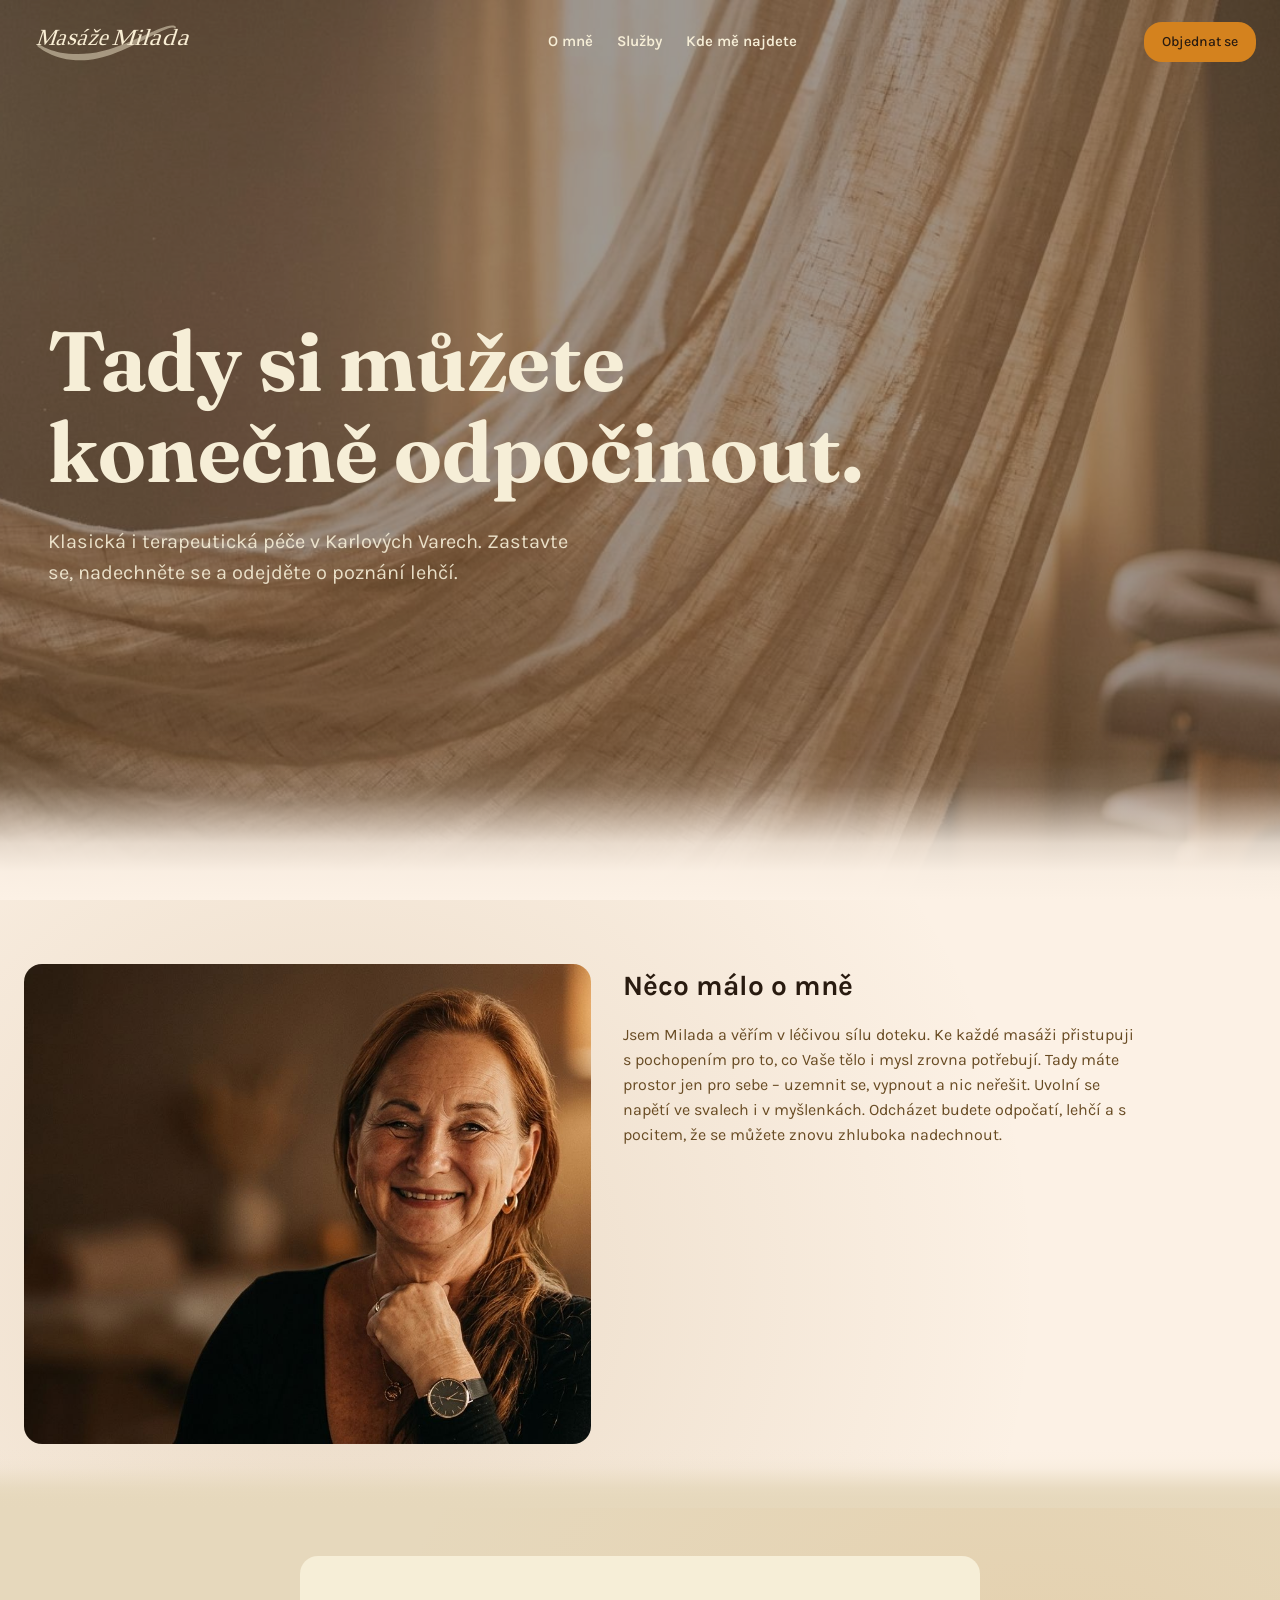
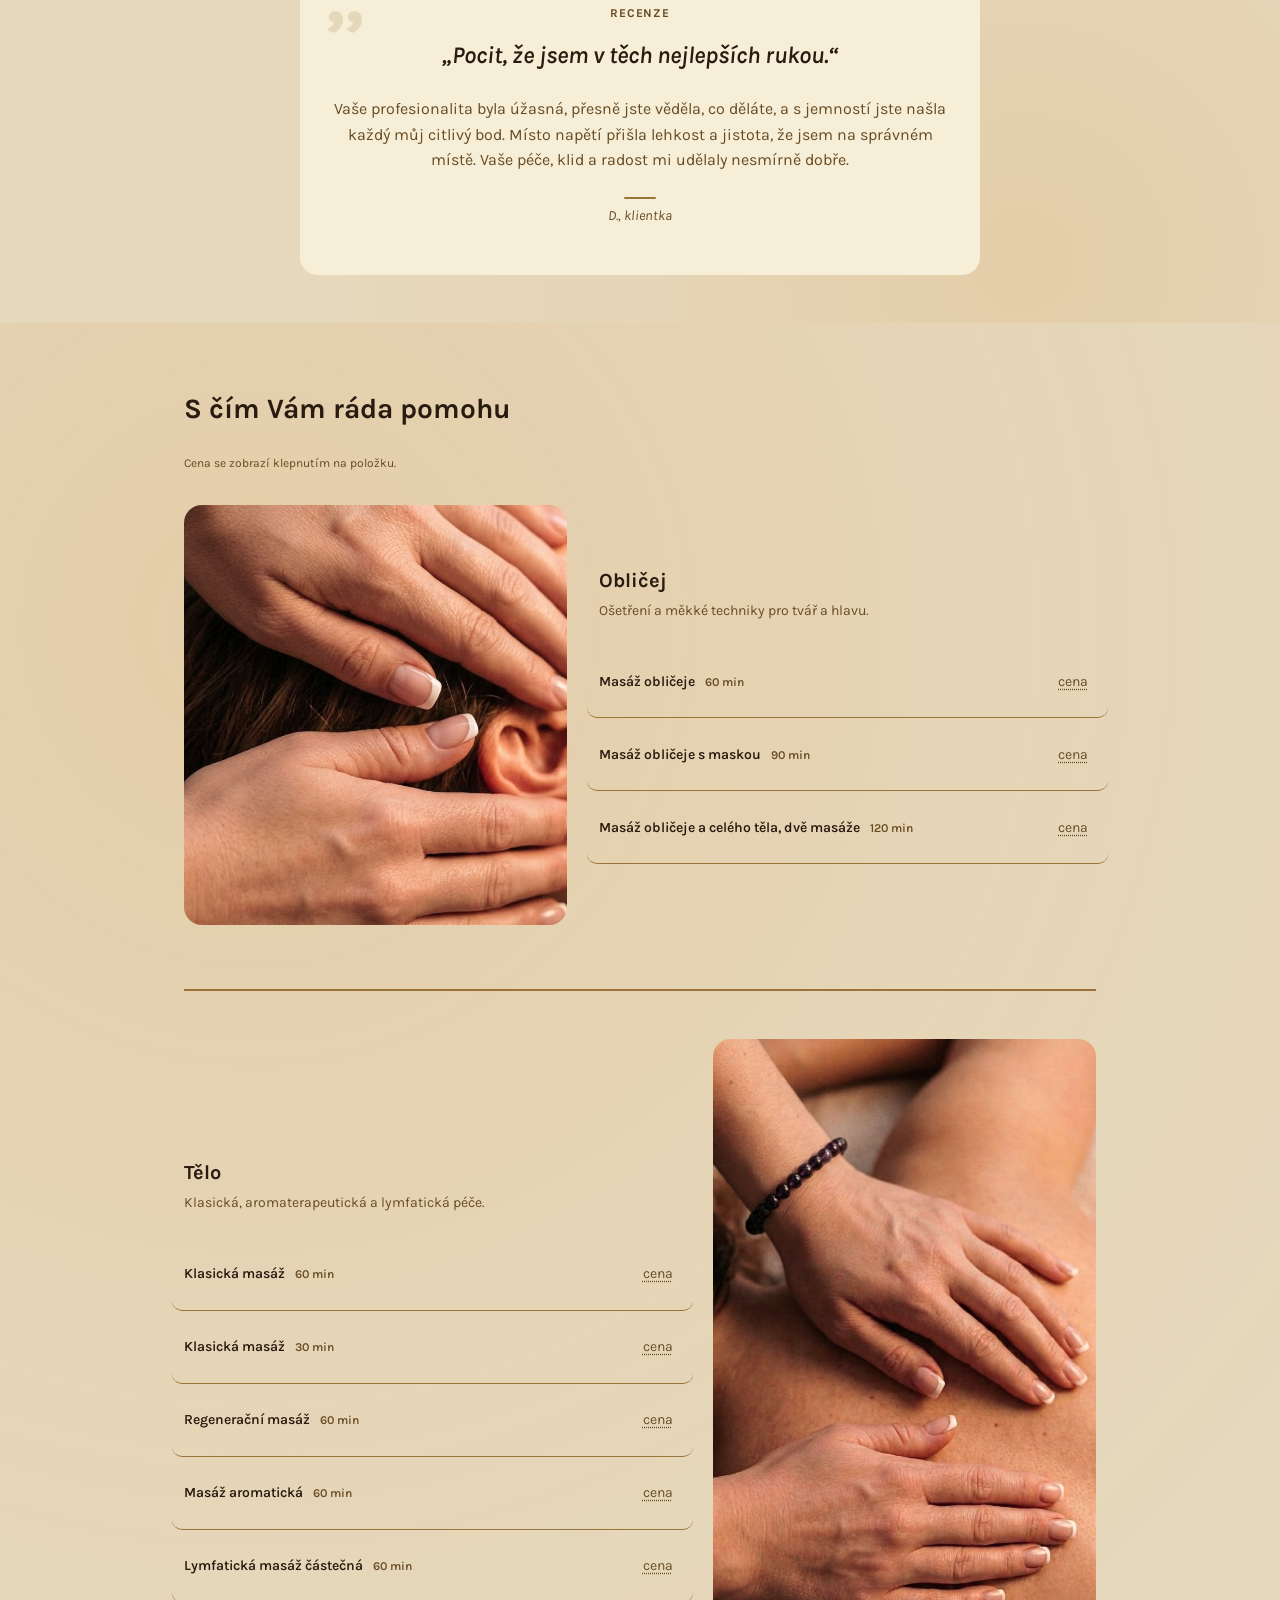
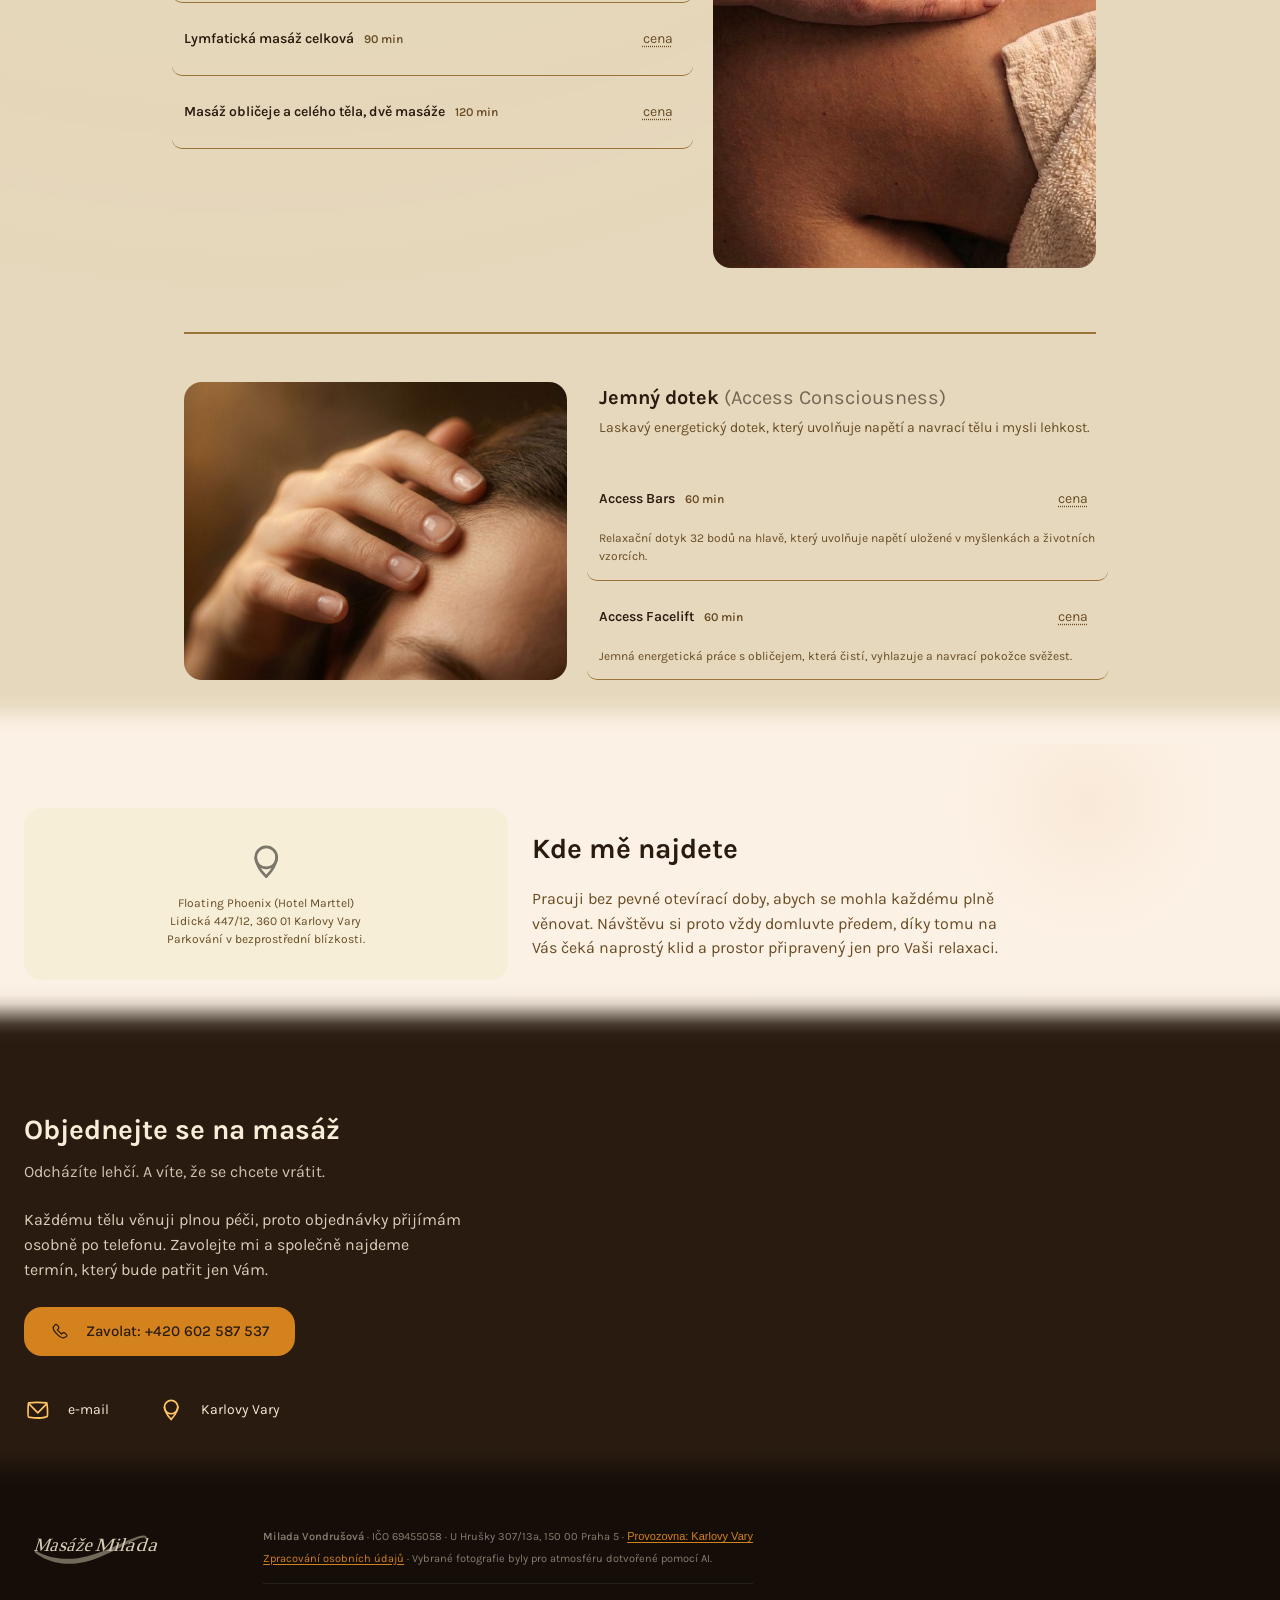
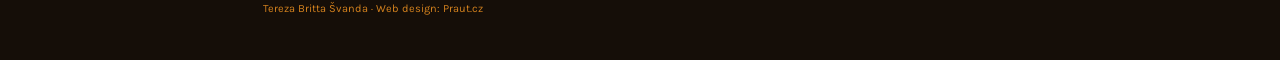
<file: index.html>
<!DOCTYPE html>
<html lang="cs">
<head>
<meta charset="UTF-8">
<meta name="viewport" content="width=device-width, initial-scale=1.0">
<link rel="icon" type="image/svg+xml" href="favicon.svg">
<link rel="preconnect" href="https://fonts.googleapis.com">
<link rel="preconnect" href="https://fonts.gstatic.com" crossorigin>
<link rel="stylesheet" href="https://fonts.googleapis.com/css2?family=Fraunces:opsz,wght,SOFT@6..144,100..900,0..100&family=Karla:wght@400;500;600;700&display=swap">
<!-- TODO: nahradit https://REPLACE-DOMENA.cz/ reálnou doménou, až bude vybraná -->
<link rel="canonical" href="https://REPLACE-DOMENA.cz/">
<title>Masáže Milada — Karlovy Vary</title>
<meta name="description" content="Klasické, aromaterapeutické a lymfatické masáže i Access Consciousness v Karlových Varech. Rezervace osobně po telefonu.">

<meta property="og:type" content="website">
<meta property="og:locale" content="cs_CZ">
<meta property="og:title" content="Masáže Milada — Karlovy Vary">
<meta property="og:description" content="Klasické, aromaterapeutické a lymfatické masáže i Access Consciousness v Karlových Varech. Rezervace osobně po telefonu.">
<meta property="og:image" content="https://REPLACE-DOMENA.cz/hero.jpg">
<meta property="og:url" content="https://REPLACE-DOMENA.cz/">
<meta name="twitter:card" content="summary_large_image">

<script type="application/ld+json">
{
  "@context": "https://schema.org",
  "@type": "HealthAndBeautyBusiness",
  "name": "Masáže Milada",
  "image": "https://REPLACE-DOMENA.cz/hero.jpg",
  "url": "https://REPLACE-DOMENA.cz/",
  "telephone": "+420602587537",
  "priceRange": "900-1900 Kč",
  "address": {
    "@type": "PostalAddress",
    "streetAddress": "Lidická 447/12",
    "addressLocality": "Karlovy Vary",
    "postalCode": "360 01",
    "addressCountry": "CZ"
  },
  "description": "Klasické, aromaterapeutické a lymfatické masáže i Access Consciousness v Karlových Varech."
}
</script>
<style>
/*
  F2+F3: tokeny, typografie, komponenty a schválený bookend motion
  natažené z design-system-2.html a miladascrollmotiondemo.html — zdroj pravdy,
  ne nové hodnoty vymyšlené na místě. Viz kontext.md sekce 12 (workflow pravidlo)
  a sekce 13 (F2 build log) pro přesný seznam převzatých komponent.

  Jedna zdokumentovaná lokální výjimka: foto ve Službách nemá radius
  (design systém jinak definuje radius 18px jednotně) — viz kontext.md.

  Jeden kompletní dokument — CSS je uvnitř organizované po jasně
  pojmenovaných komponentách (viz nadpisy sekcí níž), ne ve zvláštním souboru.
*/

:root{
  --dark:#291B10;
  --dark-surface:#684B23;
  --decor:#9A7338;
  --cta:#D4821E;
  --spot:#FFC564;
  --light-surface:#F6EED7;
  --light-bg:#FCF1E5;
  --elevated:#E6D8BC;
  --radius:18px;
  --fs-caption:12px; --fs-small:14px; --fs-body:16px; --fs-h3:20px; --fs-h2:28px; --fs-h1:40px;
  --sp-1:8px; --sp-2:16px; --sp-3:24px; --sp-4:32px; --sp-6:48px; --sp-8:64px; --sp-12:96px;
  --nav-h:84px;
}

*{ box-sizing:border-box; }
html{ scroll-behavior:smooth; }
body{
  margin:0;
  font-family:'Karla', sans-serif;
  font-size:var(--fs-body);
  color:var(--dark);
  background:var(--light-bg);
  line-height:1.55;
  overflow-x:hidden;
}
img{ display:block; max-width:100%; }
.container{ max-width:1280px; margin:0 auto; padding:0 var(--sp-3); }
#o-milade, #sluzby, #kde, #rezervace{ scroll-margin-top:var(--nav-h); }

/* ---------- NAV ---------- */
nav.wire{ position:fixed; top:0; left:0; right:0; z-index:100; background:rgba(41,27,16,0); transition:background 700ms ease; }
nav.wire.scrolled{ background:rgba(41,27,16,0.92); }
nav.wire .bar{ display:flex; align-items:center; justify-content:space-between; padding:var(--sp-2) var(--sp-3); max-width:1280px; margin:0 auto; }
nav.wire .wordmark{ display:flex; align-items:center; }
nav.wire .wordmark img{ height:52px; width:auto; display:block; }
nav.wire .links{ display:none; gap:var(--sp-3); font-size:15px; font-weight:600; color:var(--light-surface); list-style:none; margin:0; padding:0; }
nav.wire .links a{ position:relative; color:inherit; text-decoration:none; padding-bottom:4px; transition:color 200ms ease; }
nav.wire .links a:hover{ color:var(--spot); }
nav.wire .links a.active{ color:var(--spot); }
nav.wire .links a.active::after{ content:""; position:absolute; left:0; right:0; bottom:0; height:2px; background:var(--cta); border-radius:2px; }
nav.wire .nav-cta{ display:none; }
nav.wire .nav-cta .cta-btn{ padding:9px 18px; font-size:var(--fs-small); }
nav.wire .hamburger{
  width:44px; height:44px; border-radius:12px; background:var(--dark);
  display:flex; align-items:center; justify-content:center; color:var(--light-surface);
  border:none; cursor:pointer;
}
nav.wire .hamburger svg{ width:22px; height:22px; }
/* Popover ukotvený k hamburger tlačítku — vystupuje z rohu, ne přes celou šířku. */
nav.wire .mobile-panel{
  position:absolute; top:calc(100% + 10px); right:var(--sp-3);
  width:190px; max-width:calc(100vw - 2 * var(--sp-3));
  background:var(--dark); border-radius:var(--radius);
  box-shadow:0 16px 40px rgba(0,0,0,.35);
  transform-origin:top right;
  transform:scale(.85) translateY(-6px); opacity:0; pointer-events:none;
  transition:transform 300ms cubic-bezier(.22,1,.36,1), opacity 250ms ease-out;
}
nav.wire .mobile-panel.open{ transform:scale(1) translateY(0); opacity:1; pointer-events:auto; }
nav.wire .panel-close{
  position:absolute; top:10px; right:10px; width:28px; height:28px;
  border:none; background:transparent; color:var(--light-surface);
  cursor:pointer; display:flex; align-items:center; justify-content:center; padding:0;
}
nav.wire .panel-close svg{ width:16px; height:16px; }
nav.wire .mobile-panel .panel-inner{ padding:var(--sp-3) var(--sp-3) var(--sp-2); padding-top:calc(var(--sp-3) + 18px); display:flex; flex-direction:column; gap:10px; text-align:center; }
nav.wire .mobile-panel a{ color:var(--light-surface); text-decoration:none; padding:10px; font-size:var(--fs-small); border-radius:10px; display:block; }
nav.wire .mobile-panel a:hover{ background:rgba(255,255,255,.08); }
nav.wire .mobile-panel a.cta-link{ background:var(--cta); color:var(--dark); font-weight:600; margin-top:4px; }
nav.wire .mobile-panel a.cta-link:hover{ background:var(--cta); opacity:.88; }
@media (min-width:640px){
  nav.wire .links{ display:flex; }
  nav.wire .nav-cta{ display:block; }
  nav.wire .hamburger{ display:none; }
}

/* ---------- CTA (design-system-2.html, natažené beze změny) ---------- */
.cta-wrap{ position:relative; display:inline-block; }
.cta-halo{
  position:absolute; inset:-16px; border-radius:30px;
  background:radial-gradient(circle, rgba(255,197,100,0.85), rgba(255,197,100,0) 68%);
  filter:blur(9px); opacity:0; transition:opacity 700ms ease-out;
  pointer-events:none; z-index:0;
}
.cta-wrap:hover .cta-halo{ opacity:1; }
/* V nav nad Hero fotkou (nescrollováno) je halo vypnuté — moc hlučné na teplé, texturované fotce. Po scrollu (tmavé pozadí navu) se chová normálně. */
nav.wire:not(.scrolled) .nav-cta .cta-wrap:hover .cta-halo{ opacity:0; }
.cta-btn{
  position:relative; z-index:1;
  font-family:'Karla',sans-serif; font-weight:500; font-size:15px;
  background:var(--cta); color:var(--dark); border:none; border-radius:var(--radius);
  padding:13px 26px; cursor:pointer; display:inline-block; text-decoration:none;
  transform:scale(1) translateY(0); transition:transform 450ms ease-out;
}
.cta-btn:hover{ animation:breathe 950ms cubic-bezier(.37,0,.22,1) forwards; }
.cta-btn:focus-visible{ outline:3px solid var(--light-surface); outline-offset:2px; }
.cta-btn .btn-label{ position:relative; z-index:1; }
@keyframes breathe{
  0%{ transform:scale(1) translateY(0); }
  55%{ transform:scale(1.045) translateY(-3px); }
  100%{ transform:scale(1.02) translateY(-1.5px); }
}

/* ---------- KINETICKÁ TYPOGRAFIE ---------- */
.kinetic-line{ display:block; overflow:hidden; padding:0.05em 0; }
.kinetic-line .word{ display:inline-block; opacity:0; filter:blur(6px); transform:translateY(0.4em); will-change:opacity, filter, transform; }
/* Hero H1 (data-kinetic-load): odhalí se při načtení stránky, ne při scrollu — Hero nemá "cestu odspoda", je to první věc na stránce. */
.kinetic-line[data-kinetic-load] .word{ transition:opacity 700ms ease-out, filter 700ms ease-out, transform 700ms ease-out; }
.kinetic-line[data-kinetic-load] .word.revealed{ opacity:1; filter:blur(0); transform:translateY(0); }
/* Cokoliv .reveal-after čeká, až doreverbuje nadpis (Hero subheadline) — objeví se až po něm, ne zároveň. */
.reveal-after{ opacity:0; transform:translateY(8px); transition:opacity 600ms ease-out, transform 600ms ease-out; }
.reveal-after.revealed{ opacity:.9; transform:translateY(0); }

/* ---------- HERO (Příchod — bez paralaxu, statické) ---------- */
.hero{ position:relative; min-height:100vh; display:flex; align-items:center; overflow:hidden; background:var(--dark); }
.hero img{ position:absolute; inset:0; width:100%; height:100%; object-fit:cover; z-index:0; }
.hero::before{ content:""; position:absolute; inset:0; z-index:1; background:rgba(41,27,16,.45); }
.hero::after{
  content:""; position:absolute; left:0; right:0; bottom:0; height:170px; z-index:1; pointer-events:none;
  background:linear-gradient(to bottom,
    rgba(252,241,229,0) 0%,
    rgba(252,241,229,.02) 16.7%,
    rgba(252,241,229,.15) 33.3%,
    rgba(252,241,229,.5) 50%,
    rgba(252,241,229,.85) 66.7%,
    rgba(252,241,229,.98) 83.3%,
    rgba(252,241,229,1) 100%);
}
.hero .inner{ position:relative; z-index:2; padding:var(--sp-8) var(--sp-3); color:var(--light-surface); max-width:1280px; margin:0 auto; width:100%; }
.hero h1{
  font-family:'Fraunces', serif;
  font-variation-settings:'opsz' 64, 'wght' 680, 'SOFT' 15;
  font-size:clamp(38px,8vw,84px); line-height:1.08; margin:0 0 var(--sp-3); max-width:14em; color:var(--light-surface);
}
.hero .sub{ font-family:'Karla',sans-serif; font-size:var(--fs-h3); max-width:520px; margin:0; }
@media (min-width:1024px){
  .hero .inner{ padding:var(--sp-12) var(--sp-6); }
}

/* ---------- O MILADĚ (Dotek — statický glow, parallax odstraněn 24.8. kvůli rendering artefaktu na švu) ---------- */
.o-milade{ position:relative; background:var(--light-bg); overflow:hidden; }
.o-milade .layer{
  position:absolute; inset:-15% -10%; z-index:0;
  background:radial-gradient(circle at 30% 60%, rgba(154,115,56,0.18), transparent 60%);
}
.o-milade::after{
  content:""; position:absolute; left:0; right:0; bottom:0; height:60px; z-index:0; pointer-events:none;
  background:linear-gradient(to bottom,
    rgba(230,216,188,0) 0%,
    rgba(230,216,188,.02) 16.7%,
    rgba(230,216,188,.15) 33.3%,
    rgba(230,216,188,.5) 50%,
    rgba(230,216,188,.85) 66.7%,
    rgba(230,216,188,.98) 83.3%,
    rgba(230,216,188,1) 100%);
}
.o-milade .inner{ position:relative; z-index:1; display:flex; flex-direction:column; gap:var(--sp-4); padding-top:var(--sp-8); padding-bottom:var(--sp-8); }
.o-milade .photo{ width:100%; border-radius:var(--radius); overflow:hidden; }
.o-milade .photo img{ width:100%; height:340px; object-fit:cover; object-position:72% center; }
.o-milade h2{ font-family:'Karla',sans-serif; font-weight:700; font-size:var(--fs-h2); margin:0 0 var(--sp-2); color:var(--dark); }
.o-milade p.intro{ font-family:'Karla',sans-serif; font-size:var(--fs-body); color:var(--dark-surface); margin:0; max-width:52ch; }
@media (min-width:640px){
  .o-milade .inner{ flex-direction:row; align-items:flex-start; }
  .o-milade .photo{ flex:0 0 42%; }
  .o-milade .photo img{ height:420px; }
  .o-milade .text{ flex:1; }
}
@media (min-width:1024px){
  .o-milade .photo{ flex:0 0 46%; }
  .o-milade .photo img{ height:480px; }
}

/* ---------- RECENZE (tichý pull-quote — sdílí --elevated se Službami, žádný nový fade seam) ---------- */
.recenze{
  padding:var(--sp-6) 0;
  background:radial-gradient(circle at 80% 85%,
    rgba(212,130,30,.12) 0%,
    rgba(212,130,30,.08) 20%,
    rgba(212,130,30,.04) 35%,
    rgba(212,130,30,.015) 50%,
    rgba(212,130,30,0) 65%), var(--elevated);
}
.recenze .quote-panel{
  position:relative; max-width:680px; margin:0 auto; overflow:hidden;
  background:var(--light-surface); border-radius:var(--radius);
  padding:var(--sp-6) var(--sp-4); text-align:center;
}
.recenze .quote-glyph{
  position:absolute; top:0; left:var(--sp-3); z-index:0; pointer-events:none;
  font-family:'Karla',sans-serif; font-weight:700; font-size:80px; line-height:1;
  color:var(--decor); opacity:.18;
}
.recenze .quote-eyebrow{
  position:relative; z-index:1;
  font-family:'Karla',sans-serif; font-size:12px; font-weight:700; letter-spacing:.08em; text-transform:uppercase;
  color:var(--dark-surface); margin:0 0 var(--sp-2);
}
.recenze .quote-highlight{ position:relative; z-index:1; font-family:'Karla',sans-serif; font-style:italic; font-weight:600; font-size:24px; line-height:1.4; color:var(--dark); margin:0 0 var(--sp-3); }
.recenze .quote-body{ position:relative; z-index:1; font-size:var(--fs-body); color:var(--dark-surface); line-height:1.6; margin:0; }
.recenze .quote-signature{ position:relative; z-index:1; display:flex; flex-direction:column; align-items:center; gap:6px; margin-top:var(--sp-3); }
.recenze .signature-rule{ width:32px; height:2px; border-radius:2px; background:var(--decor); }
.recenze .signature-name{ font-family:'Karla',sans-serif; font-style:italic; font-size:var(--fs-small); color:var(--dark-surface); }

/* ---------- SLUŽBY (Proměna — scannable, bez motion, bez rámečku fotek) ---------- */
.sluzby{
  position:relative; padding:var(--sp-8) 0; overflow:hidden;
  background:radial-gradient(circle at 20% 15%,
    rgba(212,130,30,.12) 0%,
    rgba(212,130,30,.08) 20%,
    rgba(212,130,30,.04) 35%,
    rgba(212,130,30,.015) 50%,
    rgba(212,130,30,0) 65%), var(--elevated);
}
.sluzby::after{
  content:""; position:absolute; left:0; right:0; bottom:0; height:60px; z-index:0; pointer-events:none;
  background:linear-gradient(to bottom,
    rgba(252,241,229,0) 0%,
    rgba(252,241,229,.02) 16.7%,
    rgba(252,241,229,.15) 33.3%,
    rgba(252,241,229,.5) 50%,
    rgba(252,241,229,.85) 66.7%,
    rgba(252,241,229,.98) 83.3%,
    rgba(252,241,229,1) 100%);
}
.sluzby .container{ position:relative; z-index:1; }
.sluzby-heading{ font-family:'Karla',sans-serif; font-weight:700; font-size:var(--fs-h2); margin:0 0 var(--sp-3); color:var(--dark); }
.sluzby-note{ font-size:var(--fs-caption); color:var(--dark-surface); margin:0 0 var(--sp-4); }
.sub-block{ margin-bottom:var(--sp-8); padding-top:var(--sp-6); }
.sub-block:first-of-type{ padding-top:0; }
.sub-block:last-child{ margin-bottom:0; }
.sub-block + .sub-block{ border-top:2px solid var(--decor); }
.service-list{ display:flex; flex-direction:column; max-width:640px; }
.price-row{ display:flex; flex-wrap:wrap; justify-content:space-between; align-items:center; cursor:pointer; padding:14px 12px; margin:0 -12px; border-radius:10px; border-bottom:1px solid var(--decor); gap:var(--sp-1) 0; transition:background-color 320ms ease-out; }
.price-row:hover, .price-row:active{ background-color:rgba(246,238,215,0.45); }
.price-row .svc-name{ font-weight:600; font-size:var(--fs-small); color:var(--dark); }
.price-row .svc-time{ font-size:var(--fs-caption); color:var(--dark-surface); margin-left:10px; }
.price-row .svc-desc{ flex:0 0 100%; font-size:var(--fs-caption); color:var(--dark-surface); margin:0; }
.price-reveal{
  position:relative; cursor:pointer; font-size:var(--fs-small);
  min-height:44px; min-width:64px; display:flex; align-items:center; justify-content:flex-end; padding:0 8px;
}
.price-reveal .pr-label, .price-reveal .pr-value{ transition:opacity 250ms ease-out, transform 250ms ease-out; }
.price-reveal .pr-label{ color:var(--dark-surface); text-decoration:underline; text-decoration-style:dotted; text-underline-offset:3px; }
.price-reveal .pr-value{ position:absolute; right:8px; color:var(--dark); font-weight:700; opacity:0; transform:translateY(6px); pointer-events:none; }
.price-reveal.revealed .pr-label{ opacity:0; transform:translateY(-6px); position:absolute; right:8px; pointer-events:none; }
.price-reveal.revealed .pr-value{ opacity:1; transform:translateY(0); position:static; pointer-events:auto; }
@media (min-width:1024px){
  .sluzby .container{ max-width:960px; }
}

/* Všechny tři bloky sdílí stejný foto+obsah vzor (24. 8. 2026, rozhodnuto po diskuzi s Sebastianem
   o "cik cak" referenci — kaskáduje se jen foto/hlavička skrz střídání stran, ceník zůstává vždy
   jeden čitelný sloupec pod hlavičkou, nikdy vedle sousedního bloku). */
.sub-block--split .photo{ width:100%; height:220px; overflow:hidden; border-radius:var(--radius); margin-bottom:var(--sp-2); }
.sub-block--split .photo img{ width:100%; height:100%; object-fit:cover; }
.sub-block--split img[src="sluzby-oblicej.jpg"], .sub-block--split img[src="sluzby-telo.jpg"]{ filter:saturate(0.82) hue-rotate(-6deg) brightness(1.02); }
.split-content h3{ font-family:'Karla',sans-serif; font-weight:700; font-size:var(--fs-h3); margin:0 0 4px; color:var(--dark); }
.split-content > p{ font-size:var(--fs-small); color:var(--dark-surface); margin:0 0 var(--sp-3); }
@media (min-width:640px){
  .sub-block--split{ display:flex; flex-direction:row; align-items:stretch; gap:var(--sp-4); }
  .sub-block--split .photo{ flex:0 0 42%; height:auto; margin-bottom:0; }
  .sub-block--photo-capped .photo{ max-height:420px; }
  .sub-block--split .split-content{ flex:1; display:flex; flex-direction:column; justify-content:center; }
  .sub-block--split .split-content .service-list{ max-width:none; }
  .sub-block--split-reverse{ flex-direction:row-reverse; }
}

/* ---------- KDE MĚ NAJDEŠ ---------- */
.kde{
  position:relative; overflow:hidden;
  background:radial-gradient(circle 220px at 85% 20%,
    rgba(212,130,30,.07) 0%,
    rgba(212,130,30,.045) 20%,
    rgba(212,130,30,.02) 35%,
    rgba(212,130,30,.008) 50%,
    rgba(212,130,30,0) 65%), var(--light-bg);
}
.kde::after{
  content:""; position:absolute; left:0; right:0; bottom:0; height:60px; z-index:0; pointer-events:none;
  background:linear-gradient(to bottom,
    rgba(41,27,16,0) 0%,
    rgba(41,27,16,.02) 16.7%,
    rgba(41,27,16,.15) 33.3%,
    rgba(41,27,16,.5) 50%,
    rgba(41,27,16,.85) 66.7%,
    rgba(41,27,16,.98) 83.3%,
    rgba(41,27,16,1) 100%);
}
.kde .inner{ position:relative; z-index:1; display:flex; flex-direction:column; gap:var(--sp-3); padding-top:var(--sp-8); padding-bottom:var(--sp-8); }
.kde .graphic{ width:100%; background:var(--light-surface); border-radius:var(--radius); display:flex; flex-direction:column; align-items:center; justify-content:center; gap:10px; padding:var(--sp-4) var(--sp-3); text-align:center; }
.kde .graphic img{ width:44px; opacity:.5; }
.kde .graphic-address{ font-size:var(--fs-caption); color:var(--dark-surface); margin:0; line-height:1.5; }
.kde h2{ font-family:'Karla',sans-serif; font-weight:700; font-size:var(--fs-h2); margin:0 0 var(--sp-2); color:var(--dark); }
.kde .text p{ font-size:var(--fs-body); color:var(--dark-surface); max-width:48ch; margin:0; }
@media (min-width:640px){
  .kde .inner{ flex-direction:row; align-items:stretch; }
  .kde .graphic{ flex:1 1 40%; }
  .kde .text{ flex:1 1 60%; display:flex; flex-direction:column; justify-content:center; }
}

/* ---------- REZERVACE (Odchod — jedna tichá paralax vrstva 0.85×) ---------- */
.rezervace{ position:relative; padding:var(--sp-8) 0; background:var(--dark); color:var(--light-surface); overflow:hidden; }
.rezervace .layer{
  position:absolute; inset:-10% -10%; z-index:0;
  background:radial-gradient(circle at 50% 50%, rgba(255,197,100,0.08), transparent 60%);
}
.rezervace::after{
  content:""; position:absolute; left:0; right:0; bottom:0; height:60px; z-index:0; pointer-events:none;
  background:linear-gradient(to bottom,
    rgba(21,14,8,0) 0%,
    rgba(21,14,8,.02) 16.7%,
    rgba(21,14,8,.15) 33.3%,
    rgba(21,14,8,.5) 50%,
    rgba(21,14,8,.85) 66.7%,
    rgba(21,14,8,.98) 83.3%,
    rgba(21,14,8,1) 100%);
}
.rezervace .container{ position:relative; z-index:1; }
.rezervace h2{ font-family:'Karla',sans-serif; font-weight:700; font-size:var(--fs-h2); margin:0 0 var(--sp-1); }
.rezervace .lede{ font-size:var(--fs-body); opacity:.8; margin:0 0 var(--sp-3); max-width:44ch; }
.rezervace .booking-note{ font-size:var(--fs-body); opacity:.85; margin:0 0 var(--sp-3); max-width:44ch; }
.rezervace .call-btn{ margin-bottom:var(--sp-4); display:inline-flex; align-items:center; gap:var(--sp-2); }
.rezervace .call-btn .icon{ width:20px; height:20px; flex:0 0 auto; }
.contact-icons{ display:flex; flex-direction:column; gap:var(--sp-3); }
.contact-icons .item{ display:flex; align-items:center; gap:var(--sp-2); min-height:44px; font-size:var(--fs-small); color:var(--light-surface); }
.contact-icons .icon{ width:28px; height:28px; color:var(--spot); flex:0 0 auto; }
@media (min-width:640px){
  .contact-icons{ flex-direction:row; gap:var(--sp-6); }
}

/* ---------- FOOTER ---------- */
/* Revidováno (Sebastian, 24. 8. 2026): footer byl jeden centrovaný blok bez vizuální váhy.
   Nově dva sloupce — logo jako identity anchor vlevo, legal obsah (stále "poznámka pod čarou",
   ne navigace) vpravo. Na mobilu se sloupce skládají pod sebe. */
footer.wire{ background:#150e08; color:#867e70; padding:var(--sp-4) 0; font-size:11px; }
footer.wire .inner{ display:flex; flex-direction:column; gap:var(--sp-4); }
footer.wire .brand{ display:flex; align-items:flex-start; }
footer.wire .footer-logo{ height:42px; width:auto; opacity:.85; }
footer.wire .legal-block{ max-width:640px; }
footer.wire .legal-line{ margin:0 0 4px; line-height:1.6; }
footer.wire .legal-line b{ color:inherit; font-weight:600; }
footer.wire .provozovna-btn{
  display:inline; border:none; color:var(--cta); background:transparent;
  padding:0; font-size:11px; cursor:pointer; text-decoration:underline; text-underline-offset:2px;
}
footer.wire .legal-link{ color:var(--cta); text-decoration:underline; text-underline-offset:2px; background:none; border:none; padding:0; font-size:11px; font-family:'Karla',sans-serif; cursor:pointer; }
footer.wire .credit{ margin-top:var(--sp-2); padding-top:var(--sp-2); border-top:1px solid rgba(255,255,255,.08); font-size:11px; }
footer.wire .credit a{ color:var(--cta); text-decoration:none; }
footer.wire .credit a:hover{ text-decoration:underline; }

/* ---------- GDPR modal ---------- */
.gdpr-modal{ position:fixed; inset:0; z-index:200; display:flex; align-items:center; justify-content:center; padding:var(--sp-3); opacity:0; pointer-events:none; transition:opacity 250ms ease; }
.gdpr-modal.open{ opacity:1; pointer-events:auto; }
.gdpr-modal__backdrop{ position:absolute; inset:0; background:rgba(21,14,8,.6); }
.gdpr-modal__panel{
  position:relative; z-index:1; background:var(--light-bg); border-radius:var(--radius);
  max-width:640px; width:100%; max-height:80vh; overflow-y:auto;
  padding:var(--sp-6) var(--sp-4); font-family:'Karla',sans-serif; color:var(--dark-surface);
  transform:translateY(12px); transition:transform 250ms ease;
}
.gdpr-modal.open .gdpr-modal__panel{ transform:translateY(0); }
.gdpr-modal__panel h2{ font-size:var(--fs-h2); color:var(--dark); margin:0 0 var(--sp-3); padding-right:var(--sp-4); }
.gdpr-modal__panel h3{ font-size:var(--fs-h3); color:var(--dark); margin:var(--sp-3) 0 var(--sp-1); }
.gdpr-modal__panel p{ margin:0 0 var(--sp-1); line-height:1.6; }
.gdpr-modal__panel ul{ margin:0 0 var(--sp-1); padding-left:1.2em; }
.gdpr-modal__panel li{ margin-bottom:6px; line-height:1.6; }
.gdpr-modal__close{
  position:absolute; top:var(--sp-2); right:var(--sp-2); width:32px; height:32px; border-radius:10px;
  border:none; background:var(--elevated); color:var(--dark); cursor:pointer;
  display:flex; align-items:center; justify-content:center; padding:0;
}
.gdpr-modal__close svg{ width:14px; height:14px; }
@media (min-width:640px){
  footer.wire .inner{ flex-direction:row; justify-content:flex-start; align-items:flex-start; gap:var(--sp-12); }
}

/* ---------- prefers-reduced-motion ---------- */
@media (prefers-reduced-motion: reduce){
  html{ scroll-behavior:auto; }
  .kinetic-line .word{ opacity:1 !important; filter:none !important; transform:none !important; }
  .reveal-after{ opacity:.9 !important; transform:none !important; }
  .o-milade .layer, .rezervace .layer{ transform:none !important; }
  .cta-btn:hover{ animation:none; }
  .cta-wrap:hover .cta-halo{ transition:none; }
}
</style>
</head>
<body>

<nav class="wire" id="mainNav">
  <div class="bar">
    <a href="#" class="wordmark" aria-label="Masáže Milada – domů"><img src="logo.svg" alt="Masáže Milada"></a>
    <ul class="links">
      <li><a href="#o-milade">O mně</a></li>
      <li><a href="#sluzby">Služby</a></li>
      <li><a href="#kde">Kde mě najdete</a></li>
    </ul>
    <span class="nav-cta cta-wrap"><span class="cta-halo"></span><a href="tel:+420602587537" class="cta-btn"><span class="btn-label">Objednat se</span></a></span>
    <button class="hamburger" id="hamburgerBtn" aria-label="Menu" aria-expanded="false">
      <svg class="icon-menu" xmlns="http://www.w3.org/2000/svg" viewBox="0 0 200 200" fill="none">
        <g stroke="currentColor" stroke-width="12" stroke-linecap="round" stroke-linejoin="round" fill="none">
          <path d="M 27.29802153817927,68.6201838880008 C 35.42727874052311,67.40724279473747 32.998860490700636,61.85658368633561 48.0859037996492,61.339138518493925 C 63.17294710859774,60.821693350652254 76.967178187014,79.87582596824514 95.02650467298857,75.4133414304092 C 113.08583115896313,70.95085689257327 117.68914583519633,58.7281591410831 139.2056917075837,60.83690104942198 C 160.72223757997108,62.94564295776087 152.68610493579587,69.71781503933603 172.14169018850623,70.12083138875096"/>
          <path d="M 27.397185665911977,105.81484396279221 C 35.52644286825581,104.60190286952889 33.09802461843334,99.05124376112703 48.18506792738191,98.53379859328534 C 63.272111236330446,98.01635342544367 77.0663423147467,117.07048604303655 95.12566880072127,112.60800150520062 C 113.18499528669584,108.14551696736469 117.78830996292903,95.92281921587451 139.3048558353164,98.0315611242134 C 160.82140170770379,100.14030303255228 152.78526906352857,106.91247511412745 172.24085431623894,107.31549146354237"/>
          <path d="M 27.189036533206135,139.59571576967699 C 35.31829373554997,138.38277467641365 32.8898754857275,132.8321155680118 47.97691879467607,132.31467040017012 C 63.063962103624604,131.79722523232846 76.85819318204086,150.85135784992133 94.91751966801543,146.3888733120854 C 98.03227256464233,145.61922637646063 100.74481866472497,144.61960284292735 103.21459080721617,143.50235410541785 C 115.06740645359848,138.13813839543906 121.28955157060331,130.06736803791637 139.09670670261056,131.81243293109816 C 160.61325257499794,133.92117483943707 152.57711993082273,140.69334692101222 172.0327051835331,141.09636327042716"/>
        </g>
      </svg>
    </button>
  </div>
  <div class="mobile-panel" id="mobilePanel">
    <button class="panel-close" id="panelCloseBtn" aria-label="Zavřít menu">
      <svg xmlns="http://www.w3.org/2000/svg" viewBox="0 0 200 200" fill="none">
        <g stroke="currentColor" stroke-width="12" stroke-linecap="round" fill="none">
          <path d="M55,55 L145,145"/>
          <path d="M145,55 L55,145"/>
        </g>
      </svg>
    </button>
    <div class="panel-inner">
      <a href="#o-milade">O mně</a>
      <a href="#sluzby">Služby</a>
      <a href="#kde">Kde mě najdete</a>
      <a href="tel:+420602587537" class="cta-link">Objednat se</a>
    </div>
  </div>
</nav>

<!-- ================= HERO (Příchod — bez paralaxu) ================= -->
<header id="hero" class="hero">
  <img src="hero.jpg" alt="Jemně splývající textilie v teplém, tlumeném světle" width="1376" height="768" fetchpriority="high">
  <div class="inner">
    <h1>
      <span class="kinetic-line" data-kinetic-load><span class="word">Tady</span> <span class="word">si</span> <span class="word">můžete</span><br><span class="word">konečně</span> <span class="word">odpočinout.</span></span>
    </h1>
    <p class="sub reveal-after">Klasická i terapeutická péče v Karlových Varech. Zastavte se, nadechněte se a odejděte o poznání lehčí.</p>
  </div>
</header>

<!-- ================= O MILADĚ (Dotek) ================= -->
<section id="o-milade" class="o-milade">
  <div class="layer"></div>
  <div class="container inner">
    <div class="photo"><img src="o-milade.jpg" alt="Milada Vondrušová, masérka" width="1376" height="768"></div>
    <div class="text">
      <h2>Něco málo o mně</h2>
      <p class="intro">Jsem Milada a věřím v léčivou sílu doteku. Ke každé masáži přistupuji s pochopením pro to, co Vaše tělo i mysl zrovna potřebují. Tady máte prostor jen pro sebe – uzemnit se, vypnout a nic neřešit. Uvolní se napětí ve svalech i v myšlenkách. Odcházet budete odpočatí, lehčí a s pocitem, že se můžete znovu zhluboka nadechnout.</p>
    </div>
  </div>
</section>

<!-- ================= RECENZE (tichý pull-quote mezi Dotek a Proměna) ================= -->
<section class="recenze">
  <div class="container">
    <div class="quote-panel">
      <span class="quote-glyph" aria-hidden="true">„</span>
      <p class="quote-eyebrow">Recenze</p>
      <p class="quote-highlight">„Pocit, že jsem v těch nejlepších rukou.“</p>
      <p class="quote-body">Vaše profesionalita byla úžasná, přesně jste věděla, co děláte, a s jemností jste našla každý můj citlivý bod. Místo napětí přišla lehkost a jistota, že jsem na správném místě. Vaše péče, klid a radost mi udělaly nesmírně dobře.</p>
      <div class="quote-signature">
        <span class="signature-rule"></span>
        <span class="signature-name">D., klientka</span>
      </div>
    </div>
  </div>
</section>

<!-- ================= SLUŽBY (Proměna, + Ceník) ================= -->
<section id="sluzby" class="sluzby">
  <div class="container">
    <h2 class="sluzby-heading">S čím Vám ráda pomohu</h2>
    <p class="sluzby-note">Cena se zobrazí klepnutím na položku.</p>
    <div class="sub-block sub-block--split sub-block--photo-capped">
      <div class="photo"><img src="sluzby-oblicej.jpg" alt="Masáž obličeje" width="704" height="1524"></div>
      <div class="split-content">
        <h3>Obličej</h3>
        <p>Ošetření a měkké techniky pro tvář a hlavu.</p>
        <div class="service-list">
          <div class="price-row"><span class="svc-name">Masáž obličeje<span class="svc-time">60 min</span></span><div class="price-reveal"><span class="pr-label">cena</span><span class="pr-value">1000 Kč</span></div></div>
          <div class="price-row"><span class="svc-name">Masáž obličeje s maskou<span class="svc-time">90 min</span></span><div class="price-reveal"><span class="pr-label">cena</span><span class="pr-value">1200 Kč</span></div></div>
          <div class="price-row"><span class="svc-name">Masáž obličeje a celého těla, dvě masáže<span class="svc-time">120 min</span></span><div class="price-reveal"><span class="pr-label">cena</span><span class="pr-value">1900 Kč</span></div></div>
        </div>
      </div>
    </div>

    <div class="sub-block sub-block--split sub-block--split-reverse">
      <div class="photo"><img src="sluzby-telo.jpg" alt="Masáž těla" width="704" height="1524"></div>
      <div class="split-content">
        <h3>Tělo</h3>
        <p>Klasická, aromaterapeutická a lymfatická péče.</p>
        <div class="service-list">
          <div class="price-row"><span class="svc-name">Klasická masáž<span class="svc-time">60 min</span></span><div class="price-reveal"><span class="pr-label">cena</span><span class="pr-value">900 Kč</span></div></div>
          <div class="price-row"><span class="svc-name">Klasická masáž<span class="svc-time">30 min</span></span><div class="price-reveal"><span class="pr-label">cena</span><span class="pr-value">450 Kč</span></div></div>
          <div class="price-row"><span class="svc-name">Regenerační masáž<span class="svc-time">60 min</span></span><div class="price-reveal"><span class="pr-label">cena</span><span class="pr-value">900 Kč</span></div></div>
          <div class="price-row"><span class="svc-name">Masáž aromatická<span class="svc-time">60 min</span></span><div class="price-reveal"><span class="pr-label">cena</span><span class="pr-value">1000 Kč</span></div></div>
          <div class="price-row"><span class="svc-name">Lymfatická masáž částečná<span class="svc-time">60 min</span></span><div class="price-reveal"><span class="pr-label">cena</span><span class="pr-value">900 Kč</span></div></div>
          <div class="price-row"><span class="svc-name">Lymfatická masáž celková<span class="svc-time">90 min</span></span><div class="price-reveal"><span class="pr-label">cena</span><span class="pr-value">1200 Kč</span></div></div>
          <div class="price-row"><span class="svc-name">Masáž obličeje a celého těla, dvě masáže<span class="svc-time">120 min</span></span><div class="price-reveal"><span class="pr-label">cena</span><span class="pr-value">1900 Kč</span></div></div>
        </div>
      </div>
    </div>

    <div class="sub-block sub-block--split">
      <div class="photo"><img src="sluzby-access.jpg" alt="Jemný energetický dotek" width="1408" height="768"></div>
      <div class="split-content">
        <h3>Jemný dotek <span style="font-weight:400;opacity:.6;">(Access Consciousness)</span></h3>
        <p>Laskavý energetický dotek, který uvolňuje napětí a navrací tělu i mysli lehkost.</p>
        <div class="service-list">
          <div class="price-row"><span class="svc-name">Access Bars<span class="svc-time">60 min</span></span><div class="price-reveal"><span class="pr-label">cena</span><span class="pr-value">1200 Kč</span></div><p class="svc-desc">Relaxační dotyk 32 bodů na hlavě, který uvolňuje napětí uložené v myšlenkách a životních vzorcích.</p></div>
          <div class="price-row"><span class="svc-name">Access Facelift<span class="svc-time">60 min</span></span><div class="price-reveal"><span class="pr-label">cena</span><span class="pr-value">1200 Kč</span></div><p class="svc-desc">Jemná energetická práce s obličejem, která čistí, vyhlazuje a navrací pokožce svěžest.</p></div>
        </div>
      </div>
    </div>
  </div>
</section>

<!-- ================= KDE MĚ NAJDEŠ ================= -->
<section id="kde" class="kde">
  <div class="container inner">
    <div class="graphic">
      <img src="lokace-2.svg" alt="">
      <p class="graphic-address">Floating Phoenix (Hotel Marttel)<br>Lidická 447/12, 360 01 Karlovy Vary<br>Parkování v bezprostřední blízkosti.</p>
    </div>
    <div class="text">
      <h2>Kde mě najdete</h2>
      <p>Pracuji bez pevné otevírací doby, abych se mohla každému plně věnovat. Návštěvu si proto vždy domluvte předem, díky tomu na Vás čeká naprostý klid a prostor připravený jen pro Vaši relaxaci.</p>
    </div>
  </div>
</section>

<!-- ================= REZERVACE (Odchod) ================= -->
<section id="rezervace" class="rezervace">
  <div class="layer" data-speed="0.85"></div>
  <div class="container">
    <h2>Objednejte se na masáž</h2>
    <p class="lede">Odcházíte lehčí. A víte, že se chcete vrátit.</p>
    <p class="booking-note">Každému tělu věnuji plnou péči, proto objednávky přijímám osobně po telefonu. Zavolejte mi a společně najdeme termín, který bude patřit jen Vám.</p>
    <a href="tel:+420602587537" class="cta-btn call-btn"><svg class="icon" xmlns="http://www.w3.org/2000/svg" viewBox="0 0 200 200" fill="none"><g stroke="currentColor" stroke-width="12" stroke-linecap="round" stroke-linejoin="round" fill="none"><path d="M 52.151426075700044,37.120165893407 C 52.151426075700044,37.120165893407 27.58539640069131,56.3902822697937 32.91324178994603,79.675493837727 C 38.24108717920075,102.96070540566029 103.2842565914359,179.73902808280243 140.42074221033607,166.913916123583 C 177.55722782923624,154.08880416436355 173.18789668057173,142.70419005605933 160.79058439525204,131.80577056951898 C 152.57814302103338,124.5851953005665 145.64673838866617,113.88891362176167 135.04536718931655,115.8219893936324 C 129.6439640366163,116.80714523554342 119.93886589340303,121.07012521236567 115.52426842877202,130.741887370911 L 72.52126826061601,89.250442625199 C 72.52126826061601,89.250442625199 89.64325227493708,77.26792615927708 88.36447884888406,63.717245858607 C 86.85824218509941,47.76431729548004 59.86593797428742,28.87400722099639 52.151426075700044,37.120165893407"/></g></svg><span class="btn-label">Zavolat: +420 602 587 537</span></a>
    <div class="contact-icons">
      <div class="item">
        <svg class="icon" xmlns="http://www.w3.org/2000/svg" viewBox="0 0 200 200" fill="none"><g stroke="currentColor" stroke-width="12" stroke-linecap="round" stroke-linejoin="round" fill="none"><path d="M 34.541411270697,49.5275560170989 C 35.25647951756427,49.90523075793624 82.00885959507595,39.58025334745008 163.118351559135,49.5275560170989 C 165.1146777372976,50.80851218557672 171.93151130837933,138.45146599103168 165.374087353669,147.00574283616794 C 165.374087353669,147.00574283616794 130.94366405379932,166.5798289592061 32.28567547616299,150.36783251721198 C 26.763634251143767,147.6960919173423 28.430623003304394,46.29546713705531 34.541411270697,49.5275560170989"/><path d="M 38.69537934768,59.205372269338 C 50.04057268360717,71.07343400469921 98.61920397624401,121.059955196614 98.61920397624401,121.059955196614 L 159.69540984766502,58.05991702994402"/></g></svg>
        <span>e-mail</span>
      </div>
      <div class="item">
        <svg class="icon" xmlns="http://www.w3.org/2000/svg" viewBox="0 0 200 200" fill="none"><g stroke="currentColor" stroke-width="12" stroke-linecap="round" stroke-linejoin="round" fill="none"><path d="M 53.17506202501772,79.43295454979068 C 53.17506202501772,79.43295454979068 53.35365586431459,120.96094406377506 100.98758593126769,166.36877926768136"/><path d="M 148.8001098375177,76.36873426768136 C 148.8001098375177,76.36873426768136 149.51729769611143,119.20031818346263 100.98758593126769,166.36877926768136"/><circle cx="100.99" cy="79.18" r="47.81"/></g></svg>
        <span>Karlovy Vary</span>
      </div>
    </div>
  </div>
</section>

<footer class="wire" id="provozovatel">
  <div class="container inner">
    <div class="brand">
      <img src="logo.svg" alt="Masáže Milada" class="footer-logo">
    </div>
    <div class="legal-block">
      <p class="legal-line"><b>Milada Vondrušová</b> · IČO 69455058 · U Hrušky 307/13a, 150 00 Praha 5 · <button class="provozovna-btn" onclick="document.getElementById('kde').scrollIntoView({behavior:'smooth'})">Provozovna: Karlovy Vary</button></p>
      <p class="legal-line"><button type="button" class="legal-link" id="gdprOpenBtn">Zpracování osobních údajů</button> · Vybrané fotografie byly pro atmosféru dotvořené pomocí AI.</p>
      <p class="credit"><a href="https://www.praut.cz" target="_blank" rel="noopener">Tereza Britta Švanda · Web design: Praut.cz</a></p>
    </div>
  </div>
</footer>

<div class="gdpr-modal" id="gdprModal" aria-hidden="true">
  <div class="gdpr-modal__backdrop" id="gdprBackdrop"></div>
  <div class="gdpr-modal__panel" role="dialog" aria-modal="true" aria-labelledby="gdprTitle">
    <button type="button" class="gdpr-modal__close" id="gdprCloseBtn" aria-label="Zavřít">
      <svg xmlns="http://www.w3.org/2000/svg" viewBox="0 0 200 200" fill="none">
        <g stroke="currentColor" stroke-width="12" stroke-linecap="round" fill="none">
          <path d="M55,55 L145,145"/>
          <path d="M145,55 L55,145"/>
        </g>
      </svg>
    </button>
    <h2 id="gdprTitle">Zásady ochrany osobních údajů (GDPR)</h2>

    <h3>Kdo vaše údaje zpracovává?</h3>
    <p>Správcem vašich osobních údajů je Milada Vondrušová, IČO: 69455058. Vaše soukromí a pocit bezpečí jsou pro mě klíčové nejen při samotné masáži, ale i při ochraně vašich dat.</p>

    <h3>Jaké údaje zpracovávám a proč?</h3>
    <p>Jelikož objednávky probíhají osobně po telefonu, zpracovávám pouze ty informace, které mi sami dobrovolně sdělíte a které jsou naprosto nezbytné pro domluvení naší schůzky.</p>
    <ul>
      <li><b>Jméno a příjmení:</b> Abych věděla, pro koho termín rezervuji a jak vás mohu oslovovat.</li>
      <li><b>Telefonní číslo:</b> Pro vzájemnou komunikaci, potvrzení času nebo případné přesunutí masáže, pokud by to bylo nutné.</li>
      <li><b>Zdravotní omezení (volitelné):</b> Pokud mi sami během hovoru či osobní návštěvy sdělíte informace o svém zdravotním stavu (např. alergie, citlivá místa), využívám je výhradně pro zajištění maximálně bezpečné a vhodné péče.</li>
    </ul>

    <h3>Jak dlouho údaje uchovávám a s kým je sdílím?</h3>
    <p>Vaše kontaktní údaje si ponechávám pouze po dobu, kdy u mě využíváte masérské služby, a následně po dobu vyžadovanou platnými právními předpisy (například pro účely účetnictví). Vaše údaje jsou u mě v naprostém bezpečí a nikdy je nepředávám žádným třetím stranám pro marketingové či jiné účely.</p>

    <h3>Jaká jsou vaše zákonná práva?</h3>
    <p>V souvislosti s ochranou osobních údajů máte řadu práv. Kdykoliv se na mě můžete obrátit (například na telefonním čísle uvedeném na webu), pokud budete chtít uplatnit:</p>
    <ul>
      <li><b>Právo na přístup:</b> Můžete se mě zeptat, jaké údaje o vás aktuálně eviduji.</li>
      <li><b>Právo na opravu:</b> Pokud například změníte telefonní číslo, ráda si jej u sebe aktualizuji.</li>
      <li><b>Právo na výmaz:</b> Pokud si již nepřejete využívat mé služby, vaše kontaktní údaje na požádání trvale smažu.</li>
      <li><b>Právo podat stížnost:</b> Máte právo obrátit se na Úřad pro ochranu osobních údajů, pokud byste nabyli dojmu, že s vašimi daty nenakládám správně.</li>
    </ul>
  </div>
</div>

<script>
(function(){
  if('scrollRestoration' in history){ history.scrollRestoration = 'manual'; }
  if(!window.location.hash){ window.scrollTo(0, 0); }

  var reduceMotion = window.matchMedia('(prefers-reduced-motion: reduce)').matches;
  var nav = document.getElementById('mainNav');
  var hamburger = document.getElementById('hamburgerBtn');
  var panel = document.getElementById('mobilePanel');
  var panelClose = document.getElementById('panelCloseBtn');

  function onScrollNav(){
    if(window.scrollY > 40){ nav.classList.add('scrolled'); }
    else{ nav.classList.remove('scrolled'); }
  }
  window.addEventListener('scroll', onScrollNav, {passive:true});
  onScrollNav();

  function updateNavHeight(){
    document.documentElement.style.setProperty('--nav-h', nav.offsetHeight + 'px');
  }
  updateNavHeight();
  window.addEventListener('resize', updateNavHeight);

  var navLinks = Array.prototype.slice.call(document.querySelectorAll('nav.wire .links a'));
  var spySections = ['o-milade', 'sluzby', 'kde']
    .map(function(id){ return document.getElementById(id); })
    .filter(Boolean);
  if(navLinks.length && spySections.length && 'IntersectionObserver' in window){
    var intersectingIds = {};
    var spyObserver = new IntersectionObserver(function(entries){
      entries.forEach(function(entry){
        if(entry.isIntersecting){ intersectingIds[entry.target.id] = true; }
        else{ delete intersectingIds[entry.target.id]; }
      });
      navLinks.forEach(function(a){ a.classList.remove('active'); });
      var activeId = spySections.map(function(s){ return s.id; }).filter(function(id){ return intersectingIds[id]; })[0];
      if(!activeId) return;
      var link = navLinks.find(function(a){ return a.getAttribute('href') === '#' + activeId; });
      if(link) link.classList.add('active');
    }, { rootMargin: '-45% 0px -45% 0px', threshold: 0 });
    spySections.forEach(function(section){ spyObserver.observe(section); });
  }

  hamburger.addEventListener('click', function(){
    var isOpen = panel.classList.toggle('open');
    hamburger.setAttribute('aria-expanded', isOpen);
  });
  panelClose.addEventListener('click', function(){
    panel.classList.remove('open');
    hamburger.setAttribute('aria-expanded', 'false');
  });

  var gdprModal = document.getElementById('gdprModal');
  var gdprOpenBtn = document.getElementById('gdprOpenBtn');
  var gdprCloseBtn = document.getElementById('gdprCloseBtn');
  var gdprBackdrop = document.getElementById('gdprBackdrop');
  if(gdprModal && gdprOpenBtn){
    function openGdpr(){ gdprModal.classList.add('open'); gdprModal.setAttribute('aria-hidden', 'false'); }
    function closeGdpr(){ gdprModal.classList.remove('open'); gdprModal.setAttribute('aria-hidden', 'true'); }
    gdprOpenBtn.addEventListener('click', openGdpr);
    gdprCloseBtn.addEventListener('click', closeGdpr);
    gdprBackdrop.addEventListener('click', closeGdpr);
    document.addEventListener('keydown', function(e){
      if(e.key === 'Escape'){ closeGdpr(); }
    });
  }

  document.querySelectorAll('.price-row').forEach(function(row){
    var reveal = row.querySelector('.price-reveal');
    if(!reveal) return;
    row.addEventListener('click', function(){ reveal.classList.toggle('revealed'); });
  });

  var parallaxLayers = Array.prototype.slice.call(document.querySelectorAll('[data-speed]'));
  var kineticLines = Array.prototype.slice.call(document.querySelectorAll('[data-kinetic]'));
  var kineticLoadLines = Array.prototype.slice.call(document.querySelectorAll('[data-kinetic-load]'));

  function clamp(v, a, b){ return Math.max(a, Math.min(b, v)); }

  // Hero H1: odhalí se jednou při načtení stránky (time-based), ne při scrollu —
  // Hero nemá "cestu odspoda", ke které by se scroll-linked reveal dal navázat.
  // .reveal-after prvky (např. subheadline) počkají, až nadpis doreverbuje, a teprve pak se objeví.
  function revealKineticOnLoad(){
    kineticLoadLines.forEach(function(line){
      var words = line.querySelectorAll('.word');
      var n = words.length;
      words.forEach(function(word, i){
        if(reduceMotion){ word.classList.add('revealed'); return; }
        setTimeout(function(){ word.classList.add('revealed'); }, 250 + i * 110);
      });
      var lastWordDelay = 250 + (n - 1) * 110;
      var container = line.closest('.inner') || line.parentElement;
      var followers = container ? container.querySelectorAll('.reveal-after') : [];
      followers.forEach(function(el){
        if(reduceMotion){ el.classList.add('revealed'); return; }
        setTimeout(function(){ el.classList.add('revealed'); }, lastWordDelay + 500);
      });
    });
  }
  revealKineticOnLoad();

  function updateParallax(){
    if(reduceMotion) return;
    parallaxLayers.forEach(function(layer){
      var speed = parseFloat(layer.dataset.speed);
      var rect = layer.parentElement.getBoundingClientRect();
      var offset = rect.top * (1 - speed);
      layer.style.transform = 'translateY(' + offset.toFixed(1) + 'px)';
    });
  }

  function updateKinetic(){
    var vh = window.innerHeight;
    kineticLines.forEach(function(line){
      var rect = line.getBoundingClientRect();
      var progress = clamp((vh * 0.95 - rect.top) / (vh * 0.95 - vh * 0.55), 0, 1);
      var words = line.querySelectorAll('.word');
      var n = words.length;
      words.forEach(function(word, i){
        if(reduceMotion){ word.style.opacity = 1; return; }
        var start = i / (n + 1.5);
        var end = start + 0.5;
        var wProgress = clamp((progress - start) / (end - start), 0, 1);
        word.style.opacity = wProgress;
        word.style.filter = 'blur(' + (6 * (1 - wProgress)).toFixed(1) + 'px)';
        word.style.transform = 'translateY(' + (0.4 * (1 - wProgress)).toFixed(2) + 'em)';
      });
    });
  }

  var ticking = false;
  function onScrollMotion(){
    if(!ticking){
      window.requestAnimationFrame(function(){
        updateParallax();
        updateKinetic();
        ticking = false;
      });
      ticking = true;
    }
  }
  window.addEventListener('scroll', onScrollMotion, {passive:true});
  window.addEventListener('resize', onScrollMotion);
  onScrollMotion();
})();
</script>

</body>
</html>
</file>
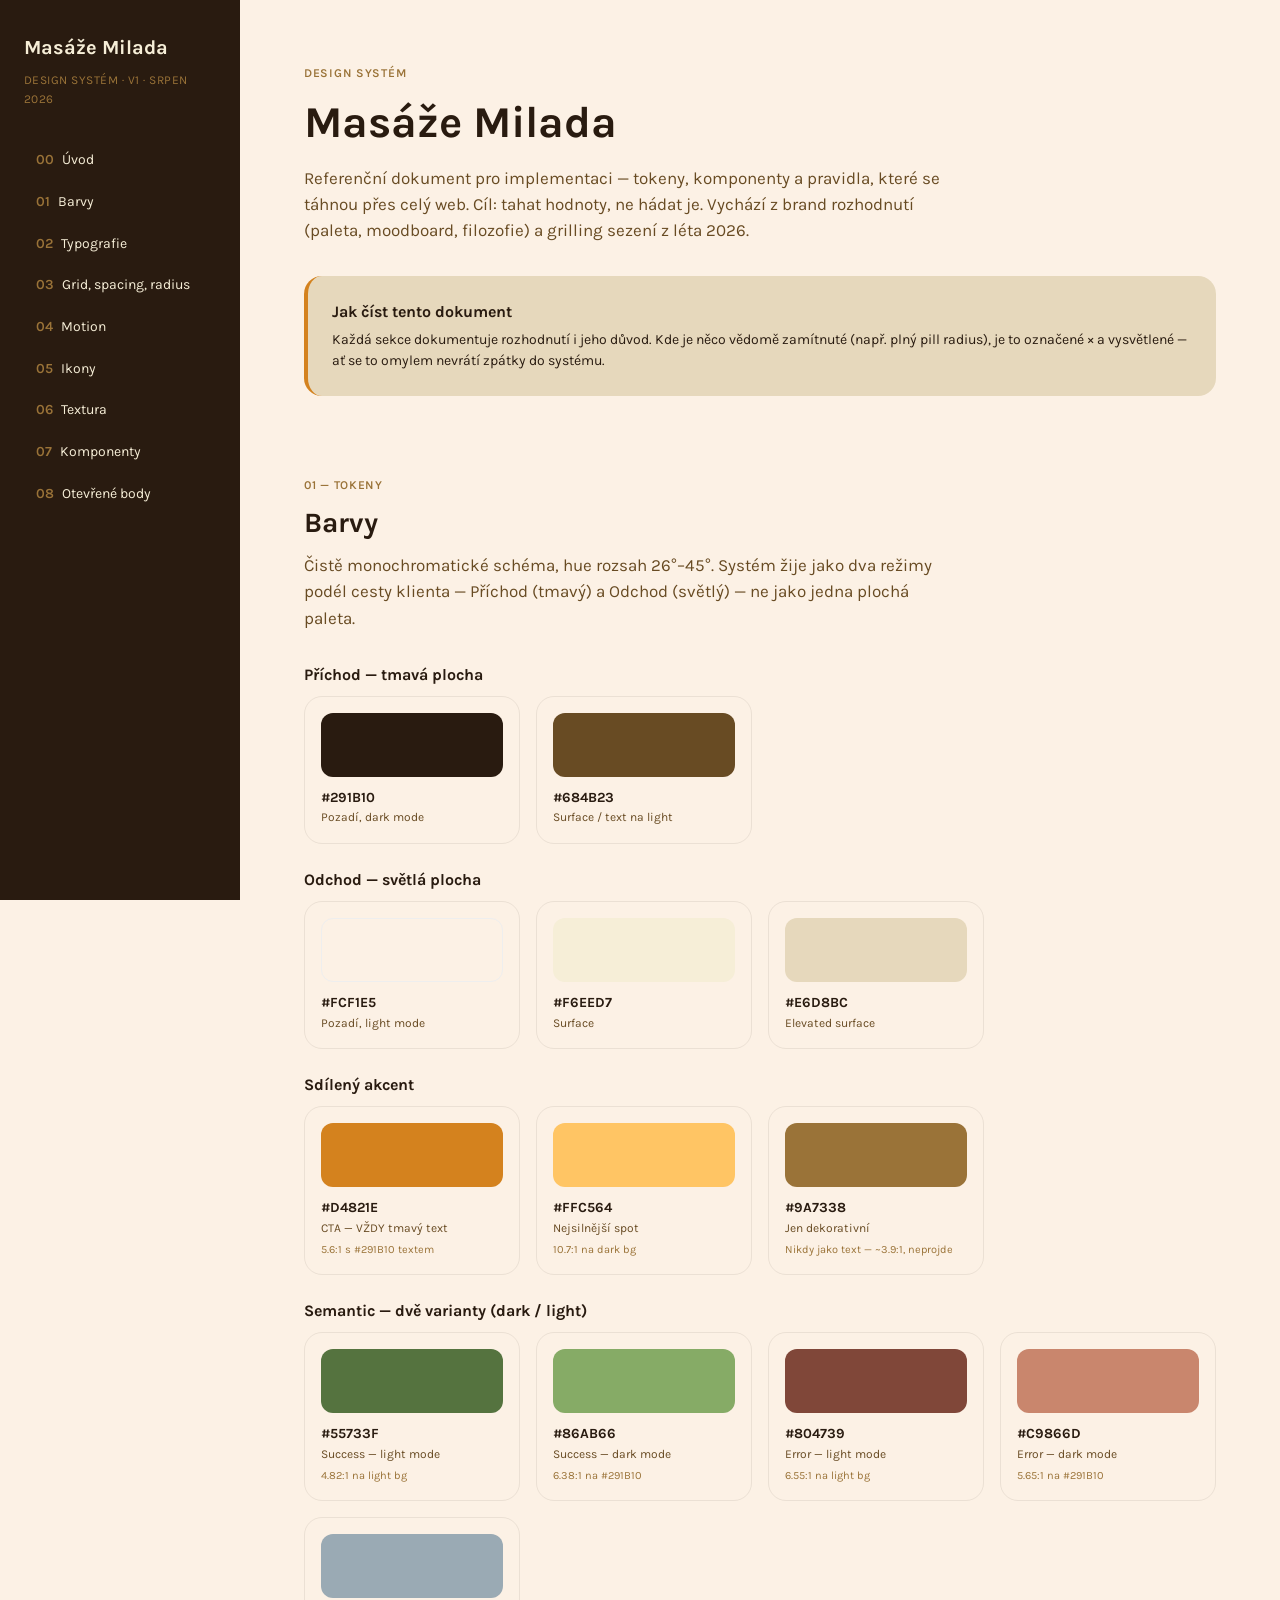
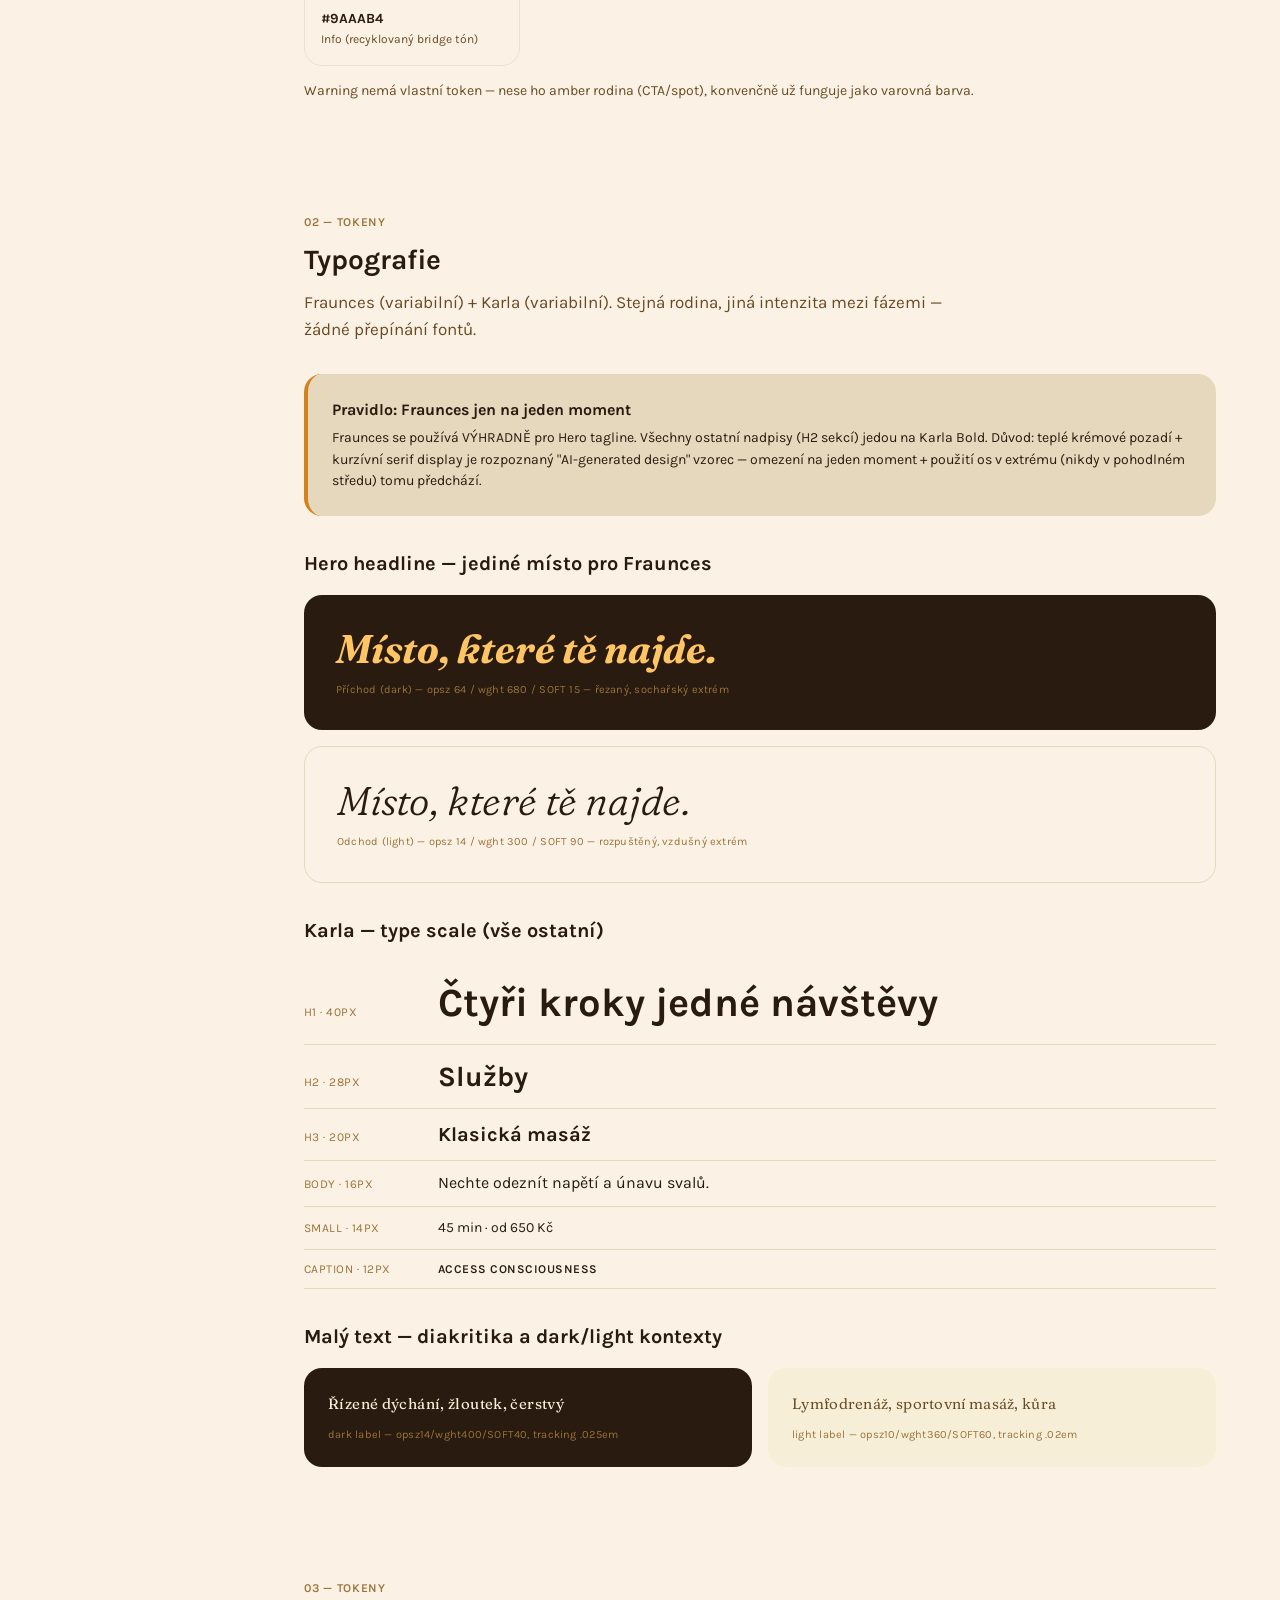
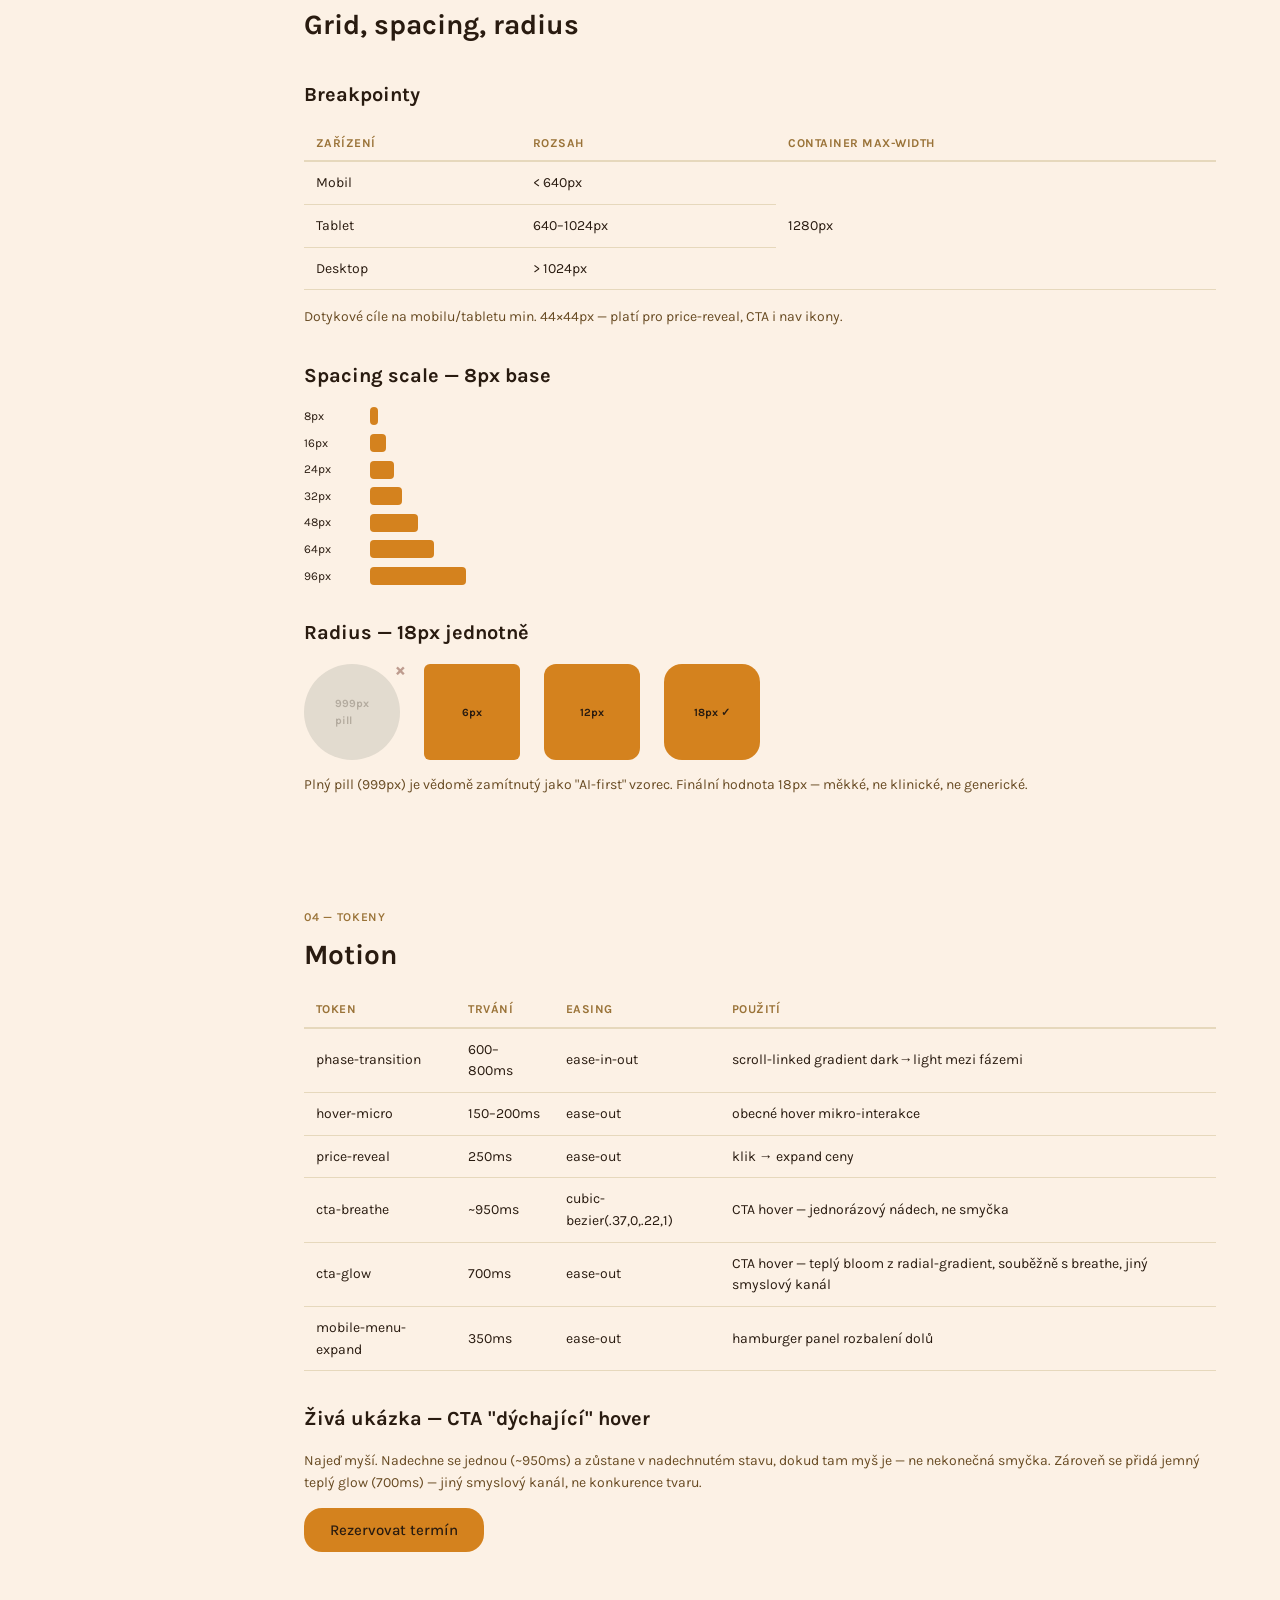
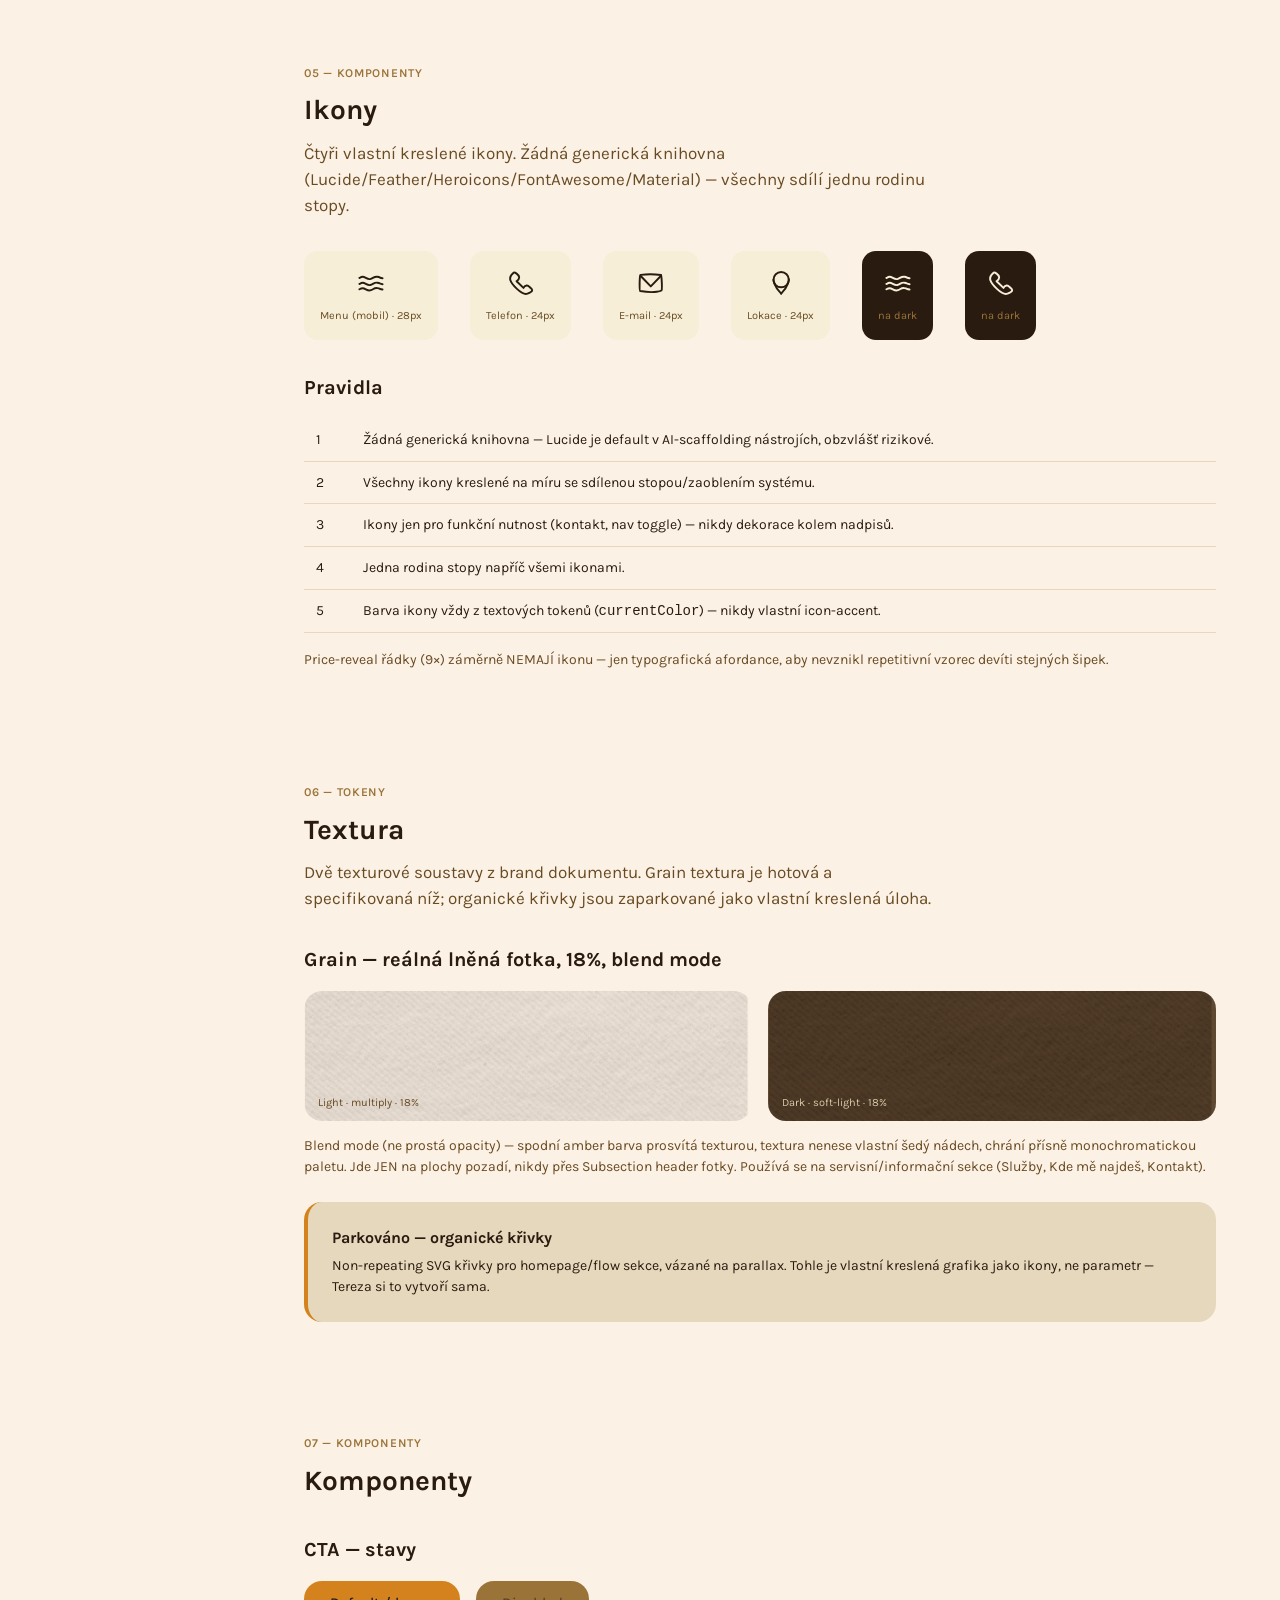
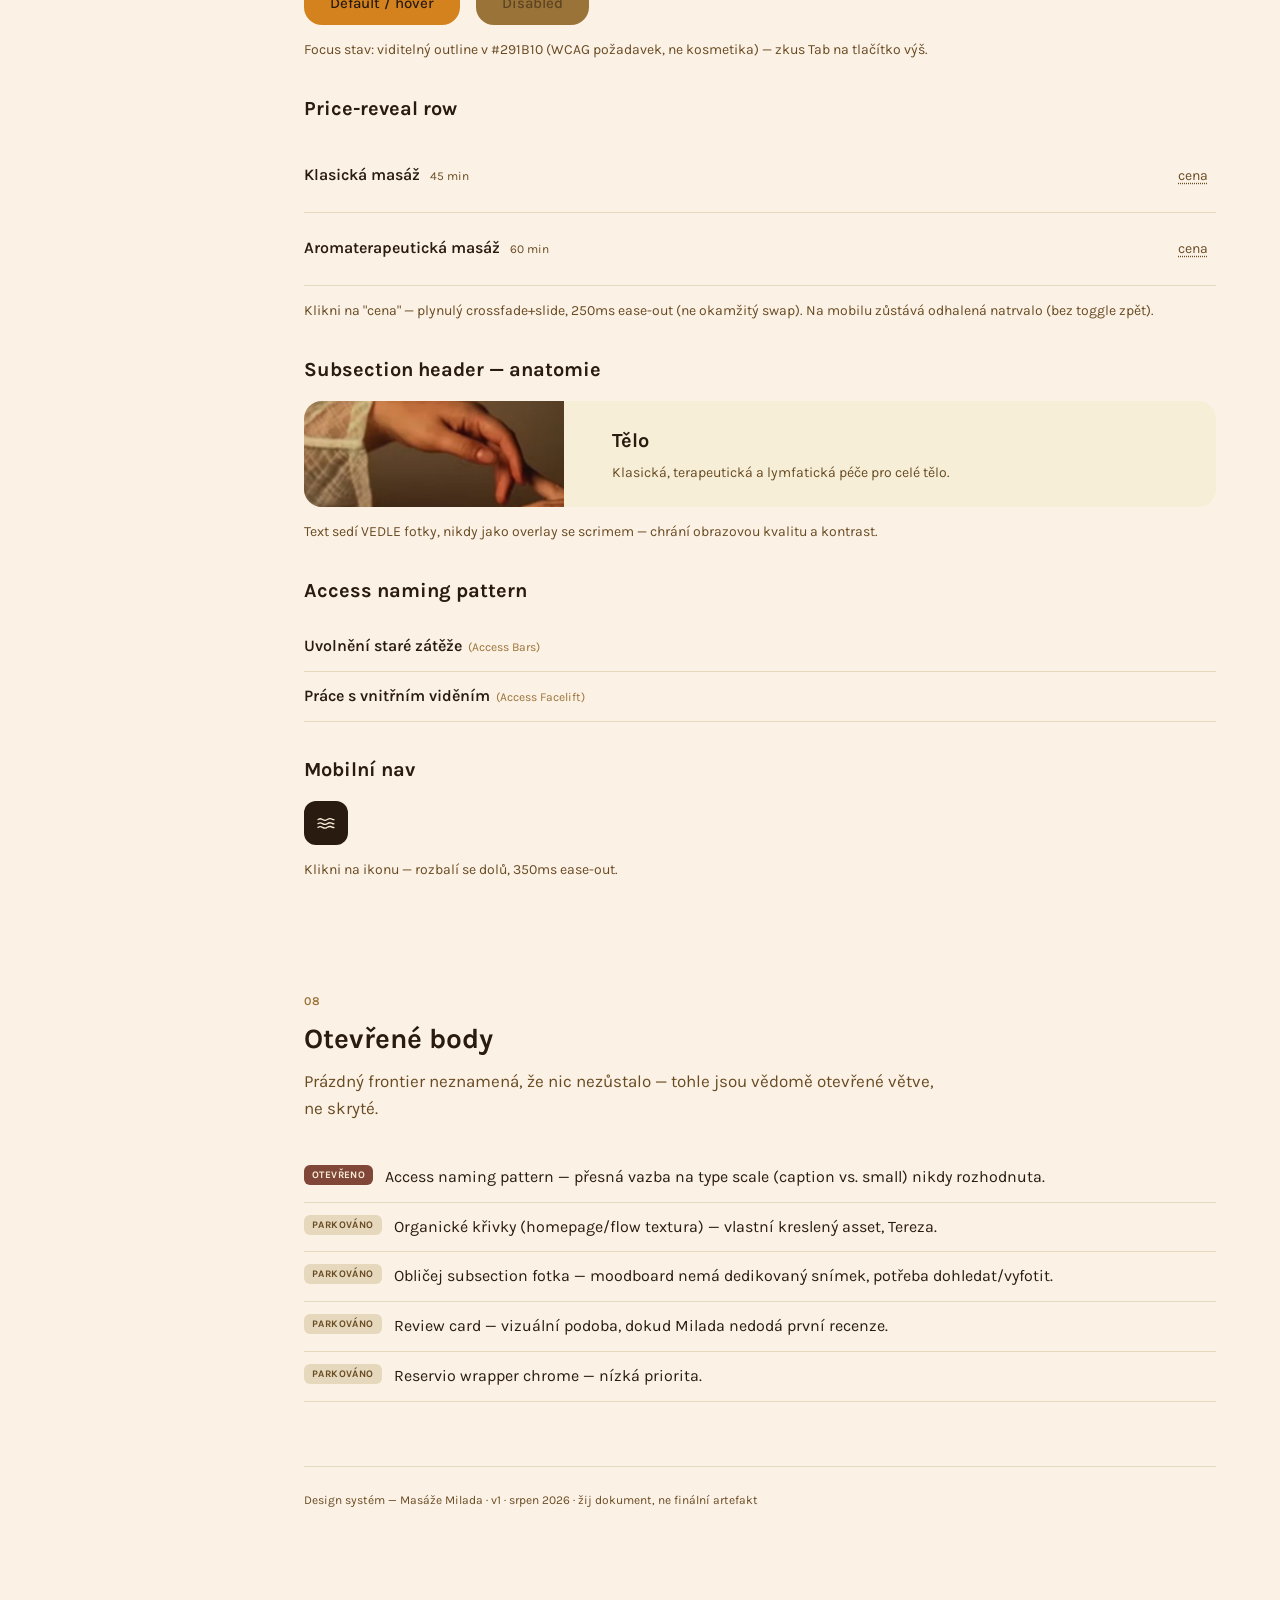
<file: design-system-2.html>
<!DOCTYPE html>
<html lang="cs">
<head>
<meta charset="UTF-8">
<title>Design systém — Masáže Milada</title>
<link href="https://fonts.googleapis.com/css2?family=Fraunces:opsz,wght,SOFT@6..144,100..900,0..100&family=Karla:wght@400;500;600;700&display=swap" rel="stylesheet">
<style>
:root{
  --dark:#291B10;
  --dark-surface:#684B23;
  --decor:#9A7338;
  --cta:#D4821E;
  --spot:#FFC564;
  --light-surface:#F6EED7;
  --light-bg:#FCF1E5;
  --elevated:#E6D8BC;
  --info:#9AAAB4;
  --success-light:#55733F;
  --success-dark:#86AB66;
  --error-light:#804739;
  --error-dark:#C9866D;
  --radius:18px;
  --fs-caption:12px; --fs-small:14px; --fs-body:16px; --fs-h3:20px; --fs-h2:28px; --fs-h1:40px;
  --sp-1:8px; --sp-2:16px; --sp-3:24px; --sp-4:32px; --sp-6:48px; --sp-8:64px; --sp-12:96px;
}
*{box-sizing:border-box;}
html,body{margin:0;padding:0;}
body{
  font-family:'Karla',sans-serif;
  font-size:var(--fs-body);
  color:var(--dark);
  background:var(--light-bg);
  line-height:1.55;
}
a{color:inherit;}
.layout{display:flex;min-height:100vh;}
nav.sidebar{
  width:240px;flex:0 0 240px;
  background:var(--dark);
  color:var(--light-surface);
  padding:var(--sp-4) var(--sp-3);
  position:sticky;top:0;height:100vh;overflow-y:auto;
}
nav.sidebar .brand{
  font-family:'Karla',sans-serif;font-weight:700;font-size:var(--fs-h3);
  color:var(--light-surface);margin-bottom:var(--sp-1);
}
nav.sidebar .version{
  font-size:var(--fs-caption);color:var(--decor);margin-bottom:var(--sp-4);
  letter-spacing:.04em;text-transform:uppercase;
}
nav.sidebar ul{list-style:none;margin:0;padding:0;}
nav.sidebar li a{
  display:block;padding:9px 12px;margin-bottom:2px;border-radius:10px;
  color:var(--light-surface);text-decoration:none;font-size:var(--fs-small);
  transition:background 180ms ease-out;
}
nav.sidebar li a:hover{background:rgba(255,255,255,0.08);}
nav.sidebar li span.num{color:var(--decor);margin-right:8px;font-weight:600;}

main{flex:1;padding:var(--sp-6) var(--sp-8);max-width:1120px;}
section{margin-bottom:var(--sp-12);padding-top:var(--sp-2);}
section:first-of-type{margin-bottom:var(--sp-8);}
.kicker{font-size:var(--fs-caption);letter-spacing:.06em;text-transform:uppercase;color:var(--decor);font-weight:600;margin-bottom:6px;}
h1.page-title{font-family:'Karla',sans-serif;font-weight:700;font-size:44px;margin:0 0 var(--sp-1) 0;}
h2.section-title{font-family:'Karla',sans-serif;font-weight:700;font-size:var(--fs-h2);margin:0 0 var(--sp-1) 0;}
h3.sub-title{font-family:'Karla',sans-serif;font-weight:700;font-size:var(--fs-h3);margin:var(--sp-4) 0 var(--sp-2) 0;}
p.lede{font-size:17px;color:var(--dark-surface);max-width:640px;margin:0 0 var(--sp-4) 0;}
p.note{font-size:var(--fs-small);color:var(--dark-surface);}

.callout{
  background:var(--elevated);border-radius:var(--radius);padding:var(--sp-3);
  font-size:var(--fs-small);color:var(--dark);margin:var(--sp-3) 0;
  border-left:4px solid var(--cta);
}
.callout b{display:block;font-size:var(--fs-body);margin-bottom:4px;}

.grid{display:grid;gap:var(--sp-2);}
.grid.cols-2{grid-template-columns:1fr 1fr;}
.grid.cols-3{grid-template-columns:1fr 1fr 1fr;}
.grid.cols-4{grid-template-columns:repeat(4,1fr);}

.swatch{
  border-radius:var(--radius);padding:var(--sp-2);cursor:pointer;
  border:1px solid rgba(41,27,16,0.08);
  transition:transform 180ms ease-out;
}
.swatch:hover{transform:translateY(-2px);}
.swatch .chip{width:100%;height:64px;border-radius:12px;margin-bottom:10px;}
.swatch .hex{font-weight:700;font-size:var(--fs-small);}
.swatch .role{font-size:var(--fs-caption);color:var(--dark-surface);}
.swatch .contrast{font-size:11px;color:var(--decor);margin-top:4px;}
.group-label{font-weight:700;font-size:var(--fs-body);margin:var(--sp-3) 0 var(--sp-1) 0;}

table{width:100%;border-collapse:collapse;font-size:var(--fs-small);margin:var(--sp-2) 0;}
th{text-align:left;font-size:var(--fs-caption);text-transform:uppercase;letter-spacing:.04em;color:var(--decor);padding:8px 12px;border-bottom:2px solid var(--elevated);}
td{padding:10px 12px;border-bottom:1px solid var(--elevated);}

.card{background:var(--light-surface);border-radius:var(--radius);padding:var(--sp-3);}
.card.on-dark{background:var(--dark);color:var(--light-surface);}

.headline-dark{
  background:var(--dark);border-radius:var(--radius);padding:var(--sp-4);margin:var(--sp-2) 0;
}
.headline-dark h4{
  font-family:'Fraunces',serif;font-style:italic;
  font-variation-settings:'opsz' 64,'wght' 680,'SOFT' 15;
  font-size:40px;color:var(--spot);margin:0;line-height:1.1;
}
.headline-light{
  background:var(--light-bg);border:1px solid var(--elevated);border-radius:var(--radius);padding:var(--sp-4);margin:var(--sp-2) 0;
}
.headline-light h4{
  font-family:'Fraunces',serif;font-style:italic;
  font-variation-settings:'opsz' 14,'wght' 300,'SOFT' 90;
  font-size:40px;color:var(--dark);margin:0;line-height:1.1;
}
.spec-line{font-size:11px;color:var(--decor);margin-top:10px;letter-spacing:.02em;}

.type-row{display:flex;align-items:baseline;gap:var(--sp-3);padding:10px 0;border-bottom:1px solid var(--elevated);}
.type-row .label{width:110px;flex:0 0 110px;font-size:var(--fs-caption);color:var(--decor);text-transform:uppercase;letter-spacing:.04em;}
.type-row .sample{font-family:'Karla',sans-serif;font-weight:700;}

.bar-row{display:flex;align-items:center;gap:var(--sp-2);margin-bottom:8px;}
.bar-row .bar{background:var(--cta);height:18px;border-radius:4px;}
.bar-row .px-label{font-size:var(--fs-caption);width:50px;flex:0 0 50px;}

.radius-demo{display:flex;gap:var(--sp-3);align-items:center;flex-wrap:wrap;}
.radius-box{width:96px;height:96px;background:var(--cta);display:flex;align-items:center;justify-content:center;color:var(--dark);font-size:11px;font-weight:700;}
.radius-rejected{opacity:.5;background:#C9C4B8;color:#6b6559;position:relative;}
.radius-rejected::after{content:"×";position:absolute;top:-10px;right:-6px;font-size:20px;color:var(--error-light);}

.icon-row{display:flex;gap:var(--sp-4);align-items:center;flex-wrap:wrap;}
.icon-tile{display:flex;flex-direction:column;align-items:center;gap:8px;}
.icon-tile svg{width:32px;height:32px;}
.icon-tile.on-dark{background:var(--dark);border-radius:14px;padding:16px;color:var(--light-surface);}
.icon-tile.on-light{background:var(--light-surface);border-radius:14px;padding:16px;color:var(--dark);}
.icon-tile .name{font-size:11px;color:var(--dark-surface);}
.icon-tile.on-dark .name{color:var(--decor);}

.texture-demo{position:relative;overflow:hidden;border-radius:var(--radius);height:130px;}
.texture-demo .tex-layer{position:absolute;inset:0;background-image:url('[data-uri]');background-size:cover;background-repeat:no-repeat;background-position:center;mix-blend-mode:multiply;opacity:0.55;}
.texture-demo.dark .tex-layer{mix-blend-mode:soft-light;opacity:0.9;}
.texture-demo .tex-label{position:absolute;bottom:10px;left:14px;font-size:11px;z-index:2;}
.texture-demo.light{background:var(--light-bg);}
.texture-demo.dark{background:var(--dark);color:var(--light-surface);}

.cta-wrap{position:relative;display:inline-block;}
.cta-halo{
  position:absolute;inset:-16px;border-radius:30px;
  background:radial-gradient(circle, rgba(255,197,100,0.85), rgba(255,197,100,0) 68%);
  filter:blur(9px);
  opacity:0;transition:opacity 700ms ease-out;
  pointer-events:none;z-index:0;
}
.cta-wrap:hover .cta-halo{opacity:1;}
.cta-btn{
  position:relative;z-index:1;
  font-family:'Karla',sans-serif;font-weight:500;font-size:15px;
  background:var(--cta);color:var(--dark);border:none;border-radius:var(--radius);
  padding:13px 26px;cursor:pointer;display:inline-block;
  transform:scale(1) translateY(0);transition:transform 450ms ease-out;
}
.cta-btn:hover{animation:breathe 950ms cubic-bezier(.37,0,.22,1) forwards;}
.cta-btn:focus-visible{outline:3px solid var(--dark);outline-offset:2px;}
.cta-btn.disabled{background:var(--decor);color:rgba(41,27,16,.55);cursor:not-allowed;}
.cta-btn .btn-label{position:relative;z-index:1;}
@keyframes breathe{
  0%{transform:scale(1) translateY(0);}
  55%{transform:scale(1.045) translateY(-3px);}
  100%{transform:scale(1.02) translateY(-1.5px);}
}

.price-row{display:flex;justify-content:space-between;align-items:center;padding:14px 0;border-bottom:1px solid var(--elevated);}
.price-row .svc-name{font-weight:600;}
.price-row .svc-time{font-size:var(--fs-caption);color:var(--dark-surface);margin-left:10px;}
.price-reveal{
  position:relative;cursor:pointer;font-size:var(--fs-small);
  min-height:44px;min-width:64px;display:flex;align-items:center;justify-content:flex-end;padding:0 8px;
}
.price-reveal .pr-label,.price-reveal .pr-value{
  transition:opacity 250ms ease-out, transform 250ms ease-out;
}
.price-reveal .pr-label{
  color:var(--dark-surface);text-decoration:underline;text-decoration-style:dotted;text-underline-offset:3px;
}
.price-reveal .pr-value{
  position:absolute;right:8px;color:var(--dark);font-weight:700;
  opacity:0;transform:translateY(6px);pointer-events:none;
}
.price-reveal.revealed .pr-label{opacity:0;transform:translateY(-6px);position:absolute;right:8px;pointer-events:none;}
.price-reveal.revealed .pr-value{opacity:1;transform:translateY(0);position:static;pointer-events:auto;}

.subsection-demo{display:flex;gap:var(--sp-3);align-items:stretch;background:var(--light-surface);border-radius:var(--radius);overflow:hidden;}
.subsection-demo img{width:260px;object-fit:cover;}
.subsection-demo .txt{padding:var(--sp-3);display:flex;flex-direction:column;justify-content:center;}
.subsection-demo .txt h4{margin:0 0 6px 0;font-family:'Karla',sans-serif;font-weight:700;font-size:var(--fs-h3);}
.subsection-demo .txt p{margin:0;font-size:var(--fs-small);color:var(--dark-surface);}

.access-line{padding:12px 0;border-bottom:1px solid var(--elevated);}
.access-line .primary{font-weight:600;}
.access-line .secondary{font-size:var(--fs-caption);color:var(--decor);margin-left:6px;}

.hamburger-demo{width:44px;height:44px;border-radius:12px;background:var(--dark);display:flex;align-items:center;justify-content:center;cursor:pointer;color:var(--light-surface);}
.hamburger-demo svg{width:22px;height:22px;}
.mobile-panel{
  max-height:0;overflow:hidden;transition:max-height 350ms ease-out;
  background:var(--dark);border-radius:0 0 var(--radius) var(--radius);
}
.mobile-panel.open{max-height:200px;}
.mobile-panel .inner{padding:var(--sp-3);color:var(--light-surface);font-size:var(--fs-small);}
.mobile-panel .inner a{display:block;padding:8px 0;text-decoration:none;}

.open-item{display:flex;gap:12px;padding:12px 0;border-bottom:1px solid var(--elevated);}
.open-item .tag{font-size:10px;font-weight:700;text-transform:uppercase;letter-spacing:.04em;padding:3px 8px;border-radius:6px;flex:0 0 auto;height:20px;}
.tag.open{background:var(--error-light);color:var(--light-surface);}
.tag.parked{background:var(--elevated);color:var(--dark-surface);}

footer.doc-footer{margin-top:var(--sp-8);padding-top:var(--sp-3);border-top:1px solid var(--elevated);font-size:var(--fs-caption);color:var(--dark-surface);}
</style>
</head>
<body>
<div class="layout">
<nav class="sidebar">
  <div class="brand">Masáže Milada</div>
  <div class="version">Design systém · v1 · srpen 2026</div>
  <ul>
    <li><a href="#uvod"><span class="num">00</span>Úvod</a></li>
    <li><a href="#barvy"><span class="num">01</span>Barvy</a></li>
    <li><a href="#typografie"><span class="num">02</span>Typografie</a></li>
    <li><a href="#grid"><span class="num">03</span>Grid, spacing, radius</a></li>
    <li><a href="#motion"><span class="num">04</span>Motion</a></li>
    <li><a href="#ikony"><span class="num">05</span>Ikony</a></li>
    <li><a href="#textura"><span class="num">06</span>Textura</a></li>
    <li><a href="#komponenty"><span class="num">07</span>Komponenty</a></li>
    <li><a href="#otevrene"><span class="num">08</span>Otevřené body</a></li>
  </ul>
</nav>
<main>

<section id="uvod">
  <div class="kicker">Design systém</div>
  <h1 class="page-title">Masáže Milada</h1>
  <p class="lede">Referenční dokument pro implementaci — tokeny, komponenty a pravidla, které se táhnou přes celý web. Cíl: tahat hodnoty, ne hádat je. Vychází z brand rozhodnutí (paleta, moodboard, filozofie) a grilling sezení z léta 2026.</p>
  <div class="callout">
    <b>Jak číst tento dokument</b>
    Každá sekce dokumentuje rozhodnutí i jeho důvod. Kde je něco vědomě zamítnuté (např. plný pill radius), je to označené × a vysvětlené — ať se to omylem nevrátí zpátky do systému.
  </div>
</section>

<section id="barvy">
  <div class="kicker">01 — Tokeny</div>
  <h2 class="section-title">Barvy</h2>
  <p class="lede">Čistě monochromatické schéma, hue rozsah 26°–45°. Systém žije jako dva režimy podél cesty klienta — Příchod (tmavý) a Odchod (světlý) — ne jako jedna plochá paleta.</p>

  <div class="group-label">Příchod — tmavá plocha</div>
  <div class="grid cols-4">
    <div class="swatch" onclick="navigator.clipboard.writeText('#291B10')">
      <div class="chip" style="background:#291B10"></div>
      <div class="hex">#291B10</div><div class="role">Pozadí, dark mode</div>
    </div>
    <div class="swatch" onclick="navigator.clipboard.writeText('#684B23')">
      <div class="chip" style="background:#684B23"></div>
      <div class="hex">#684B23</div><div class="role">Surface / text na light</div>
    </div>
  </div>

  <div class="group-label">Odchod — světlá plocha</div>
  <div class="grid cols-4">
    <div class="swatch" onclick="navigator.clipboard.writeText('#FCF1E5')">
      <div class="chip" style="background:#FCF1E5;border:1px solid #eee"></div>
      <div class="hex">#FCF1E5</div><div class="role">Pozadí, light mode</div>
    </div>
    <div class="swatch" onclick="navigator.clipboard.writeText('#F6EED7')">
      <div class="chip" style="background:#F6EED7"></div>
      <div class="hex">#F6EED7</div><div class="role">Surface</div>
    </div>
    <div class="swatch" onclick="navigator.clipboard.writeText('#E6D8BC')">
      <div class="chip" style="background:#E6D8BC"></div>
      <div class="hex">#E6D8BC</div><div class="role">Elevated surface</div>
    </div>
  </div>

  <div class="group-label">Sdílený akcent</div>
  <div class="grid cols-4">
    <div class="swatch" onclick="navigator.clipboard.writeText('#D4821E')">
      <div class="chip" style="background:#D4821E"></div>
      <div class="hex">#D4821E</div><div class="role">CTA — VŽDY tmavý text</div>
      <div class="contrast">5.6:1 s #291B10 textem</div>
    </div>
    <div class="swatch" onclick="navigator.clipboard.writeText('#FFC564')">
      <div class="chip" style="background:#FFC564"></div>
      <div class="hex">#FFC564</div><div class="role">Nejsilnější spot</div>
      <div class="contrast">10.7:1 na dark bg</div>
    </div>
    <div class="swatch" onclick="navigator.clipboard.writeText('#9A7338')">
      <div class="chip" style="background:#9A7338"></div>
      <div class="hex">#9A7338</div><div class="role">Jen dekorativní</div>
      <div class="contrast">Nikdy jako text — ~3.9:1, neprojde</div>
    </div>
  </div>

  <div class="group-label">Semantic — dvě varianty (dark / light)</div>
  <div class="grid cols-4">
    <div class="swatch" onclick="navigator.clipboard.writeText('#55733F')">
      <div class="chip" style="background:#55733F"></div>
      <div class="hex">#55733F</div><div class="role">Success — light mode</div>
      <div class="contrast">4.82:1 na light bg</div>
    </div>
    <div class="swatch" onclick="navigator.clipboard.writeText('#86AB66')">
      <div class="chip" style="background:#86AB66"></div>
      <div class="hex">#86AB66</div><div class="role">Success — dark mode</div>
      <div class="contrast">6.38:1 na #291B10</div>
    </div>
    <div class="swatch" onclick="navigator.clipboard.writeText('#804739')">
      <div class="chip" style="background:#804739"></div>
      <div class="hex">#804739</div><div class="role">Error — light mode</div>
      <div class="contrast">6.55:1 na light bg</div>
    </div>
    <div class="swatch" onclick="navigator.clipboard.writeText('#C9866D')">
      <div class="chip" style="background:#C9866D"></div>
      <div class="hex">#C9866D</div><div class="role">Error — dark mode</div>
      <div class="contrast">5.65:1 na #291B10</div>
    </div>
    <div class="swatch" onclick="navigator.clipboard.writeText('#9AAAB4')">
      <div class="chip" style="background:#9AAAB4"></div>
      <div class="hex">#9AAAB4</div><div class="role">Info (recyklovaný bridge tón)</div>
    </div>
  </div>
  <p class="note">Warning nemá vlastní token — nese ho amber rodina (CTA/spot), konvenčně už funguje jako varovná barva.</p>
</section>

<section id="typografie">
  <div class="kicker">02 — Tokeny</div>
  <h2 class="section-title">Typografie</h2>
  <p class="lede">Fraunces (variabilní) + Karla (variabilní). Stejná rodina, jiná intenzita mezi fázemi — žádné přepínání fontů.</p>

  <div class="callout">
    <b>Pravidlo: Fraunces jen na jeden moment</b>
    Fraunces se používá VÝHRADNĚ pro Hero tagline. Všechny ostatní nadpisy (H2 sekcí) jedou na Karla Bold. Důvod: teplé krémové pozadí + kurzívní serif display je rozpoznaný "AI-generated design" vzorec — omezení na jeden moment + použití os v extrému (nikdy v pohodlném středu) tomu předchází.
  </div>

  <h3 class="sub-title">Hero headline — jediné místo pro Fraunces</h3>
  <div class="headline-dark">
    <h4>Místo, které tě najde.</h4>
    <div class="spec-line">Příchod (dark) — opsz 64 / wght 680 / SOFT 15 — řezaný, sochařský extrém</div>
  </div>
  <div class="headline-light">
    <h4>Místo, které tě najde.</h4>
    <div class="spec-line">Odchod (light) — opsz 14 / wght 300 / SOFT 90 — rozpuštěný, vzdušný extrém</div>
  </div>

  <h3 class="sub-title">Karla — type scale (vše ostatní)</h3>
  <div class="type-row"><div class="label">H1 · 40px</div><div class="sample" style="font-size:40px;">Čtyři kroky jedné návštěvy</div></div>
  <div class="type-row"><div class="label">H2 · 28px</div><div class="sample" style="font-size:28px;">Služby</div></div>
  <div class="type-row"><div class="label">H3 · 20px</div><div class="sample" style="font-size:20px;">Klasická masáž</div></div>
  <div class="type-row"><div class="label">Body · 16px</div><div class="sample" style="font-size:16px;font-weight:400;">Nechte odeznít napětí a únavu svalů.</div></div>
  <div class="type-row"><div class="label">Small · 14px</div><div class="sample" style="font-size:14px;font-weight:400;">45 min · od 650 Kč</div></div>
  <div class="type-row"><div class="label">Caption · 12px</div><div class="sample" style="font-size:12px;font-weight:600;letter-spacing:.04em;text-transform:uppercase;">Access Consciousness</div></div>

  <h3 class="sub-title">Malý text — diakritika a dark/light kontexty</h3>
  <div class="grid cols-2">
    <div class="card on-dark">
      <div style="font-family:'Fraunces',serif;font-variation-settings:'opsz' 14,'wght' 400,'SOFT' 40;letter-spacing:.025em;font-size:15px;color:#F6EED7;">Řízené dýchání, žloutek, čerstvý</div>
      <div class="spec-line" style="color:#9A7338;">dark label — opsz14/wght400/SOFT40, tracking .025em</div>
    </div>
    <div class="card">
      <div style="font-family:'Fraunces',serif;font-variation-settings:'opsz' 10,'wght' 360,'SOFT' 60;letter-spacing:.02em;font-size:15px;color:#684B23;">Lymfodrenáž, sportovní masáž, kůra</div>
      <div class="spec-line">light label — opsz10/wght360/SOFT60, tracking .02em</div>
    </div>
  </div>
</section>

<section id="grid">
  <div class="kicker">03 — Tokeny</div>
  <h2 class="section-title">Grid, spacing, radius</h2>

  <h3 class="sub-title">Breakpointy</h3>
  <table>
    <tr><th>Zařízení</th><th>Rozsah</th><th>Container max-width</th></tr>
    <tr><td>Mobil</td><td>&lt; 640px</td><td rowspan="3" style="vertical-align:middle;">1280px</td></tr>
    <tr><td>Tablet</td><td>640–1024px</td></tr>
    <tr><td>Desktop</td><td>&gt; 1024px</td></tr>
  </table>
  <p class="note">Dotykové cíle na mobilu/tabletu min. 44×44px — platí pro price-reveal, CTA i nav ikony.</p>

  <h3 class="sub-title">Spacing scale — 8px base</h3>
  <div class="bar-row"><div class="px-label">8px</div><div class="bar" style="width:8px;"></div></div>
  <div class="bar-row"><div class="px-label">16px</div><div class="bar" style="width:16px;"></div></div>
  <div class="bar-row"><div class="px-label">24px</div><div class="bar" style="width:24px;"></div></div>
  <div class="bar-row"><div class="px-label">32px</div><div class="bar" style="width:32px;"></div></div>
  <div class="bar-row"><div class="px-label">48px</div><div class="bar" style="width:48px;"></div></div>
  <div class="bar-row"><div class="px-label">64px</div><div class="bar" style="width:64px;"></div></div>
  <div class="bar-row"><div class="px-label">96px</div><div class="bar" style="width:96px;"></div></div>

  <h3 class="sub-title">Radius — 18px jednotně</h3>
  <div class="radius-demo">
    <div class="radius-box radius-rejected" style="border-radius:999px;">999px<br>pill</div>
    <div class="radius-box" style="border-radius:6px;">6px</div>
    <div class="radius-box" style="border-radius:12px;">12px</div>
    <div class="radius-box" style="border-radius:18px;">18px ✓</div>
  </div>
  <p class="note">Plný pill (999px) je vědomě zamítnutý jako "AI-first" vzorec. Finální hodnota 18px — měkké, ne klinické, ne generické.</p>
</section>

<section id="motion">
  <div class="kicker">04 — Tokeny</div>
  <h2 class="section-title">Motion</h2>
  <table>
    <tr><th>Token</th><th>Trvání</th><th>Easing</th><th>Použití</th></tr>
    <tr><td>phase-transition</td><td>600–800ms</td><td>ease-in-out</td><td>scroll-linked gradient dark→light mezi fázemi</td></tr>
    <tr><td>hover-micro</td><td>150–200ms</td><td>ease-out</td><td>obecné hover mikro-interakce</td></tr>
    <tr><td>price-reveal</td><td>250ms</td><td>ease-out</td><td>klik → expand ceny</td></tr>
    <tr><td>cta-breathe</td><td>~950ms</td><td>cubic-bezier(.37,0,.22,1)</td><td>CTA hover — jednorázový nádech, ne smyčka</td></tr>
    <tr><td>cta-glow</td><td>700ms</td><td>ease-out</td><td>CTA hover — teplý bloom z radial-gradient, souběžně s breathe, jiný smyslový kanál</td></tr>
    <tr><td>mobile-menu-expand</td><td>350ms</td><td>ease-out</td><td>hamburger panel rozbalení dolů</td></tr>
  </table>

  <h3 class="sub-title">Živá ukázka — CTA "dýchající" hover</h3>
  <p class="note">Najeď myší. Nadechne se jednou (~950ms) a zůstane v nadechnutém stavu, dokud tam myš je — ne nekonečná smyčka. Zároveň se přidá jemný teplý glow (700ms) — jiný smyslový kanál, ne konkurence tvaru.</p>
  <span class="cta-wrap"><span class="cta-halo"></span><button class="cta-btn"><span class="btn-label">Rezervovat termín</span></button></span>
</section>

<section id="ikony">
  <div class="kicker">05 — Komponenty</div>
  <h2 class="section-title">Ikony</h2>
  <p class="lede">Čtyři vlastní kreslené ikony. Žádná generická knihovna (Lucide/Feather/Heroicons/FontAwesome/Material) — všechny sdílí jednu rodinu stopy.</p>

  <div class="icon-row">
    <div class="icon-tile on-light"><svg xmlns="http://www.w3.org/2000/svg" viewBox="0 0 200 200" fill="none">
  <g stroke="currentColor" stroke-width="12" stroke-linecap="round" stroke-linejoin="round" fill="none">
    <path d="M 27.29802153817927,68.6201838880008 C 35.42727874052311,67.40724279473747 32.998860490700636,61.85658368633561 48.0859037996492,61.339138518493925 C 63.17294710859774,60.821693350652254 76.967178187014,79.87582596824514 95.02650467298857,75.4133414304092 C 113.08583115896313,70.95085689257327 117.68914583519633,58.7281591410831 139.2056917075837,60.83690104942198 C 160.72223757997108,62.94564295776087 152.68610493579587,69.71781503933603 172.14169018850623,70.12083138875096"/>
    <path d="M 27.397185665911977,105.81484396279221 C 35.52644286825581,104.60190286952889 33.09802461843334,99.05124376112703 48.18506792738191,98.53379859328534 C 63.272111236330446,98.01635342544367 77.0663423147467,117.07048604303655 95.12566880072127,112.60800150520062 C 113.18499528669584,108.14551696736469 117.78830996292903,95.92281921587451 139.3048558353164,98.0315611242134 C 160.82140170770379,100.14030303255228 152.78526906352857,106.91247511412745 172.24085431623894,107.31549146354237"/>
    <path d="M 27.189036533206135,139.59571576967699 C 35.31829373554997,138.38277467641365 32.8898754857275,132.8321155680118 47.97691879467607,132.31467040017012 C 63.063962103624604,131.79722523232846 76.85819318204086,150.85135784992133 94.91751966801543,146.3888733120854 C 98.03227256464233,145.61922637646063 100.74481866472497,144.61960284292735 103.21459080721617,143.50235410541785 C 115.06740645359848,138.13813839543906 121.28955157060331,130.06736803791637 139.09670670261056,131.81243293109816 C 160.61325257499794,133.92117483943707 152.57711993082273,140.69334692101222 172.0327051835331,141.09636327042716"/>
  </g>
</svg><div class="name">Menu (mobil) · 28px</div></div>
    <div class="icon-tile on-light"><svg xmlns="http://www.w3.org/2000/svg" viewBox="0 0 200 200" fill="none">
  <g stroke="currentColor" stroke-width="12" stroke-linecap="round" stroke-linejoin="round" fill="none">
    <path d="M 52.151426075700044,37.120165893407 C 52.151426075700044,37.120165893407 27.58539640069131,56.3902822697937 32.91324178994603,79.675493837727 C 38.24108717920075,102.96070540566029 103.2842565914359,179.73902808280243 140.42074221033607,166.913916123583 C 177.55722782923624,154.08880416436355 173.18789668057173,142.70419005605933 160.79058439525204,131.80577056951898 C 152.57814302103338,124.5851953005665 145.64673838866617,113.88891362176167 135.04536718931655,115.8219893936324 C 129.6439640366163,116.80714523554342 119.93886589340303,121.07012521236567 115.52426842877202,130.741887370911 L 72.52126826061601,89.250442625199 C 72.52126826061601,89.250442625199 89.64325227493708,77.26792615927708 88.36447884888406,63.717245858607 C 86.85824218509941,47.76431729548004 59.86593797428742,28.87400722099639 52.151426075700044,37.120165893407"/>
  </g>
</svg><div class="name">Telefon · 24px</div></div>
    <div class="icon-tile on-light"><svg xmlns="http://www.w3.org/2000/svg" viewBox="0 0 200 200" fill="none">
  <g stroke="currentColor" stroke-width="12" stroke-linecap="round" stroke-linejoin="round" fill="none">
    <path d="M 34.541411270697,49.5275560170989 C 35.25647951756427,49.90523075793624 82.00885959507595,39.58025334745008 163.118351559135,49.5275560170989 C 165.1146777372976,50.80851218557672 171.93151130837933,138.45146599103168 165.374087353669,147.00574283616794 C 165.374087353669,147.00574283616794 130.94366405379932,166.5798289592061 32.28567547616299,150.36783251721198 C 26.763634251143767,147.6960919173423 28.430623003304394,46.29546713705531 34.541411270697,49.5275560170989"/>
    <path d="M 38.69537934768,59.205372269338 C 50.04057268360717,71.07343400469921 98.61920397624401,121.059955196614 98.61920397624401,121.059955196614 L 159.69540984766502,58.05991702994402"/>
  </g>
</svg><div class="name">E-mail · 24px</div></div>
    <div class="icon-tile on-light"><svg xmlns="http://www.w3.org/2000/svg" viewBox="0 0 200 200" fill="none">
  <g stroke="currentColor" stroke-width="12" stroke-linecap="round" stroke-linejoin="round" fill="none">
    <path d="M 53.17506202501772,79.43295454979068 C 53.17506202501772,79.43295454979068 53.35365586431459,120.96094406377506 100.98758593126769,166.36877926768136"/>
    <path d="M 148.8001098375177,76.36873426768136 C 148.8001098375177,76.36873426768136 149.51729769611143,119.20031818346263 100.98758593126769,166.36877926768136"/>
    <circle cx="100.99" cy="79.18" r="47.81"/>
  </g>
</svg><div class="name">Lokace · 24px</div></div>
    <div class="icon-tile on-dark"><svg xmlns="http://www.w3.org/2000/svg" viewBox="0 0 200 200" fill="none">
  <g stroke="currentColor" stroke-width="12" stroke-linecap="round" stroke-linejoin="round" fill="none">
    <path d="M 27.29802153817927,68.6201838880008 C 35.42727874052311,67.40724279473747 32.998860490700636,61.85658368633561 48.0859037996492,61.339138518493925 C 63.17294710859774,60.821693350652254 76.967178187014,79.87582596824514 95.02650467298857,75.4133414304092 C 113.08583115896313,70.95085689257327 117.68914583519633,58.7281591410831 139.2056917075837,60.83690104942198 C 160.72223757997108,62.94564295776087 152.68610493579587,69.71781503933603 172.14169018850623,70.12083138875096"/>
    <path d="M 27.397185665911977,105.81484396279221 C 35.52644286825581,104.60190286952889 33.09802461843334,99.05124376112703 48.18506792738191,98.53379859328534 C 63.272111236330446,98.01635342544367 77.0663423147467,117.07048604303655 95.12566880072127,112.60800150520062 C 113.18499528669584,108.14551696736469 117.78830996292903,95.92281921587451 139.3048558353164,98.0315611242134 C 160.82140170770379,100.14030303255228 152.78526906352857,106.91247511412745 172.24085431623894,107.31549146354237"/>
    <path d="M 27.189036533206135,139.59571576967699 C 35.31829373554997,138.38277467641365 32.8898754857275,132.8321155680118 47.97691879467607,132.31467040017012 C 63.063962103624604,131.79722523232846 76.85819318204086,150.85135784992133 94.91751966801543,146.3888733120854 C 98.03227256464233,145.61922637646063 100.74481866472497,144.61960284292735 103.21459080721617,143.50235410541785 C 115.06740645359848,138.13813839543906 121.28955157060331,130.06736803791637 139.09670670261056,131.81243293109816 C 160.61325257499794,133.92117483943707 152.57711993082273,140.69334692101222 172.0327051835331,141.09636327042716"/>
  </g>
</svg><div class="name">na dark</div></div>
    <div class="icon-tile on-dark"><svg xmlns="http://www.w3.org/2000/svg" viewBox="0 0 200 200" fill="none">
  <g stroke="currentColor" stroke-width="12" stroke-linecap="round" stroke-linejoin="round" fill="none">
    <path d="M 52.151426075700044,37.120165893407 C 52.151426075700044,37.120165893407 27.58539640069131,56.3902822697937 32.91324178994603,79.675493837727 C 38.24108717920075,102.96070540566029 103.2842565914359,179.73902808280243 140.42074221033607,166.913916123583 C 177.55722782923624,154.08880416436355 173.18789668057173,142.70419005605933 160.79058439525204,131.80577056951898 C 152.57814302103338,124.5851953005665 145.64673838866617,113.88891362176167 135.04536718931655,115.8219893936324 C 129.6439640366163,116.80714523554342 119.93886589340303,121.07012521236567 115.52426842877202,130.741887370911 L 72.52126826061601,89.250442625199 C 72.52126826061601,89.250442625199 89.64325227493708,77.26792615927708 88.36447884888406,63.717245858607 C 86.85824218509941,47.76431729548004 59.86593797428742,28.87400722099639 52.151426075700044,37.120165893407"/>
  </g>
</svg><div class="name">na dark</div></div>
  </div>

  <h3 class="sub-title">Pravidla</h3>
  <table>
    <tr><td>1</td><td>Žádná generická knihovna — Lucide je default v AI-scaffolding nástrojích, obzvlášť rizikové.</td></tr>
    <tr><td>2</td><td>Všechny ikony kreslené na míru se sdílenou stopou/zaoblením systému.</td></tr>
    <tr><td>3</td><td>Ikony jen pro funkční nutnost (kontakt, nav toggle) — nikdy dekorace kolem nadpisů.</td></tr>
    <tr><td>4</td><td>Jedna rodina stopy napříč všemi ikonami.</td></tr>
    <tr><td>5</td><td>Barva ikony vždy z textových tokenů (<code>currentColor</code>) — nikdy vlastní icon-accent.</td></tr>
  </table>
  <p class="note">Price-reveal řádky (9×) záměrně NEMAJÍ ikonu — jen typografická afordance, aby nevznikl repetitivní vzorec devíti stejných šipek.</p>
</section>

<section id="textura">
  <div class="kicker">06 — Tokeny</div>
  <h2 class="section-title">Textura</h2>
  <p class="lede">Dvě texturové soustavy z brand dokumentu. Grain textura je hotová a specifikovaná níž; organické křivky jsou zaparkované jako vlastní kreslená úloha.</p>

  <h3 class="sub-title">Grain — reálná lněná fotka, 18%, blend mode</h3>
  <div class="grid cols-2">
    <div class="texture-demo light">
      <div class="tex-layer"></div>
      <div class="tex-label" style="color:#684B23;">Light · multiply · 18%</div>
    </div>
    <div class="texture-demo dark">
      <div class="tex-layer"></div>
      <div class="tex-label" style="color:#D8C9A8;">Dark · soft-light · 18%</div>
    </div>
  </div>
  <p class="note">Blend mode (ne prostá opacity) — spodní amber barva prosvítá texturou, textura nenese vlastní šedý nádech, chrání přísně monochromatickou paletu. Jde JEN na plochy pozadí, nikdy přes Subsection header fotky. Používá se na servisní/informační sekce (Služby, Kde mě najdeš, Kontakt).</p>

  <div class="callout">
    <b>Parkováno — organické křivky</b>
    Non-repeating SVG křivky pro homepage/flow sekce, vázané na parallax. Tohle je vlastní kreslená grafika jako ikony, ne parametr — Tereza si to vytvoří sama.
  </div>
</section>

<section id="komponenty">
  <div class="kicker">07 — Komponenty</div>
  <h2 class="section-title">Komponenty</h2>

  <h3 class="sub-title">CTA — stavy</h3>
  <div style="display:flex;gap:16px;align-items:center;flex-wrap:wrap;">
    <span class="cta-wrap"><span class="cta-halo"></span><button class="cta-btn"><span class="btn-label">Default / hover</span></button></span>
    <button class="cta-btn disabled"><span class="btn-label">Disabled</span></button>
  </div>
  <p class="note">Focus stav: viditelný outline v #291B10 (WCAG požadavek, ne kosmetika) — zkus Tab na tlačítko výš.</p>

  <h3 class="sub-title">Price-reveal row</h3>
  <div class="price-row">
    <div><span class="svc-name">Klasická masáž</span><span class="svc-time">45 min</span></div>
    <div class="price-reveal" onclick="this.classList.add('revealed')">
      <span class="pr-label">cena</span><span class="pr-value">650 Kč</span>
    </div>
  </div>
  <div class="price-row">
    <div><span class="svc-name">Aromaterapeutická masáž</span><span class="svc-time">60 min</span></div>
    <div class="price-reveal" onclick="this.classList.add('revealed')">
      <span class="pr-label">cena</span><span class="pr-value">900 Kč</span>
    </div>
  </div>
  <p class="note">Klikni na "cena" — plynulý crossfade+slide, 250ms ease-out (ne okamžitý swap). Na mobilu zůstává odhalená natrvalo (bez toggle zpět).</p>

  <h3 class="sub-title">Subsection header — anatomie</h3>
  <div class="subsection-demo">
    <img src="[data-uri]" alt="Tělo — ukázka">
    <div class="txt">
      <h4>Tělo</h4>
      <p>Klasická, terapeutická a lymfatická péče pro celé tělo.</p>
    </div>
  </div>
  <p class="note">Text sedí VEDLE fotky, nikdy jako overlay se scrimem — chrání obrazovou kvalitu a kontrast.</p>

  <h3 class="sub-title">Access naming pattern</h3>
  <div class="access-line"><span class="primary">Uvolnění staré zátěže</span><span class="secondary">(Access Bars)</span></div>
  <div class="access-line"><span class="primary">Práce s vnitřním viděním</span><span class="secondary">(Access Facelift)</span></div>

  <h3 class="sub-title">Mobilní nav</h3>
  <div class="hamburger-demo" onclick="document.getElementById('mp').classList.toggle('open')"><svg xmlns="http://www.w3.org/2000/svg" viewBox="0 0 200 200" fill="none">
  <g stroke="currentColor" stroke-width="12" stroke-linecap="round" stroke-linejoin="round" fill="none">
    <path d="M 27.29802153817927,68.6201838880008 C 35.42727874052311,67.40724279473747 32.998860490700636,61.85658368633561 48.0859037996492,61.339138518493925 C 63.17294710859774,60.821693350652254 76.967178187014,79.87582596824514 95.02650467298857,75.4133414304092 C 113.08583115896313,70.95085689257327 117.68914583519633,58.7281591410831 139.2056917075837,60.83690104942198 C 160.72223757997108,62.94564295776087 152.68610493579587,69.71781503933603 172.14169018850623,70.12083138875096"/>
    <path d="M 27.397185665911977,105.81484396279221 C 35.52644286825581,104.60190286952889 33.09802461843334,99.05124376112703 48.18506792738191,98.53379859328534 C 63.272111236330446,98.01635342544367 77.0663423147467,117.07048604303655 95.12566880072127,112.60800150520062 C 113.18499528669584,108.14551696736469 117.78830996292903,95.92281921587451 139.3048558353164,98.0315611242134 C 160.82140170770379,100.14030303255228 152.78526906352857,106.91247511412745 172.24085431623894,107.31549146354237"/>
    <path d="M 27.189036533206135,139.59571576967699 C 35.31829373554997,138.38277467641365 32.8898754857275,132.8321155680118 47.97691879467607,132.31467040017012 C 63.063962103624604,131.79722523232846 76.85819318204086,150.85135784992133 94.91751966801543,146.3888733120854 C 98.03227256464233,145.61922637646063 100.74481866472497,144.61960284292735 103.21459080721617,143.50235410541785 C 115.06740645359848,138.13813839543906 121.28955157060331,130.06736803791637 139.09670670261056,131.81243293109816 C 160.61325257499794,133.92117483943707 152.57711993082273,140.69334692101222 172.0327051835331,141.09636327042716"/>
  </g>
</svg></div>
  <div class="mobile-panel" id="mp">
    <div class="inner">
      <a href="#">Úvod</a><a href="#">O Miladě</a><a href="#">Služby</a><a href="#">Kontakt</a>
    </div>
  </div>
  <p class="note">Klikni na ikonu — rozbalí se dolů, 350ms ease-out.</p>
</section>

<section id="otevrene">
  <div class="kicker">08</div>
  <h2 class="section-title">Otevřené body</h2>
  <p class="lede">Prázdný frontier neznamená, že nic nezůstalo — tohle jsou vědomě otevřené větve, ne skryté.</p>

  <div class="open-item"><span class="tag open">Otevřeno</span><div>Access naming pattern — přesná vazba na type scale (caption vs. small) nikdy rozhodnuta.</div></div>
  <div class="open-item"><span class="tag parked">Parkováno</span><div>Organické křivky (homepage/flow textura) — vlastní kreslený asset, Tereza.</div></div>
  <div class="open-item"><span class="tag parked">Parkováno</span><div>Obličej subsection fotka — moodboard nemá dedikovaný snímek, potřeba dohledat/vyfotit.</div></div>
  <div class="open-item"><span class="tag parked">Parkováno</span><div>Review card — vizuální podoba, dokud Milada nedodá první recenze.</div></div>
  <div class="open-item"><span class="tag parked">Parkováno</span><div>Reservio wrapper chrome — nízká priorita.</div></div>

  <footer class="doc-footer">Design systém — Masáže Milada · v1 · srpen 2026 · žij dokument, ne finální artefakt</footer>
</section>

</main>
</div>
</body>
</html>
</file>
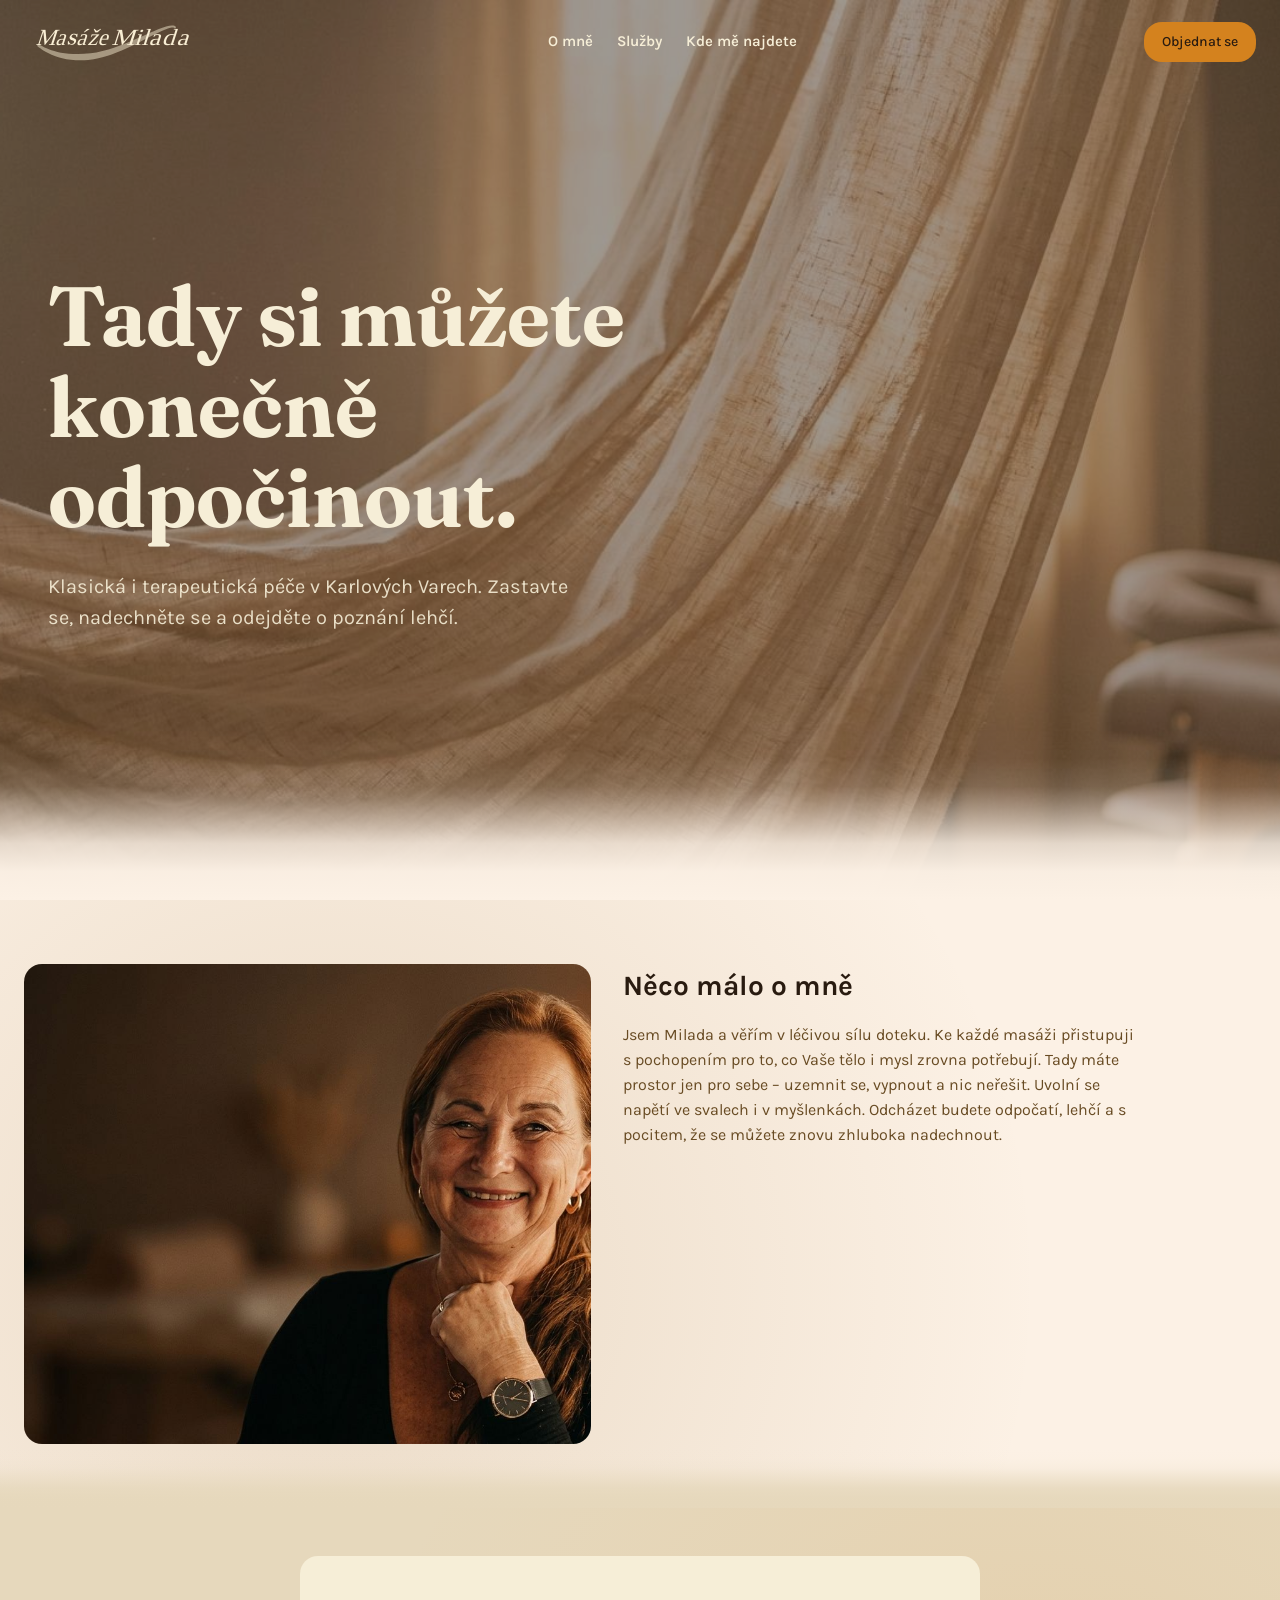
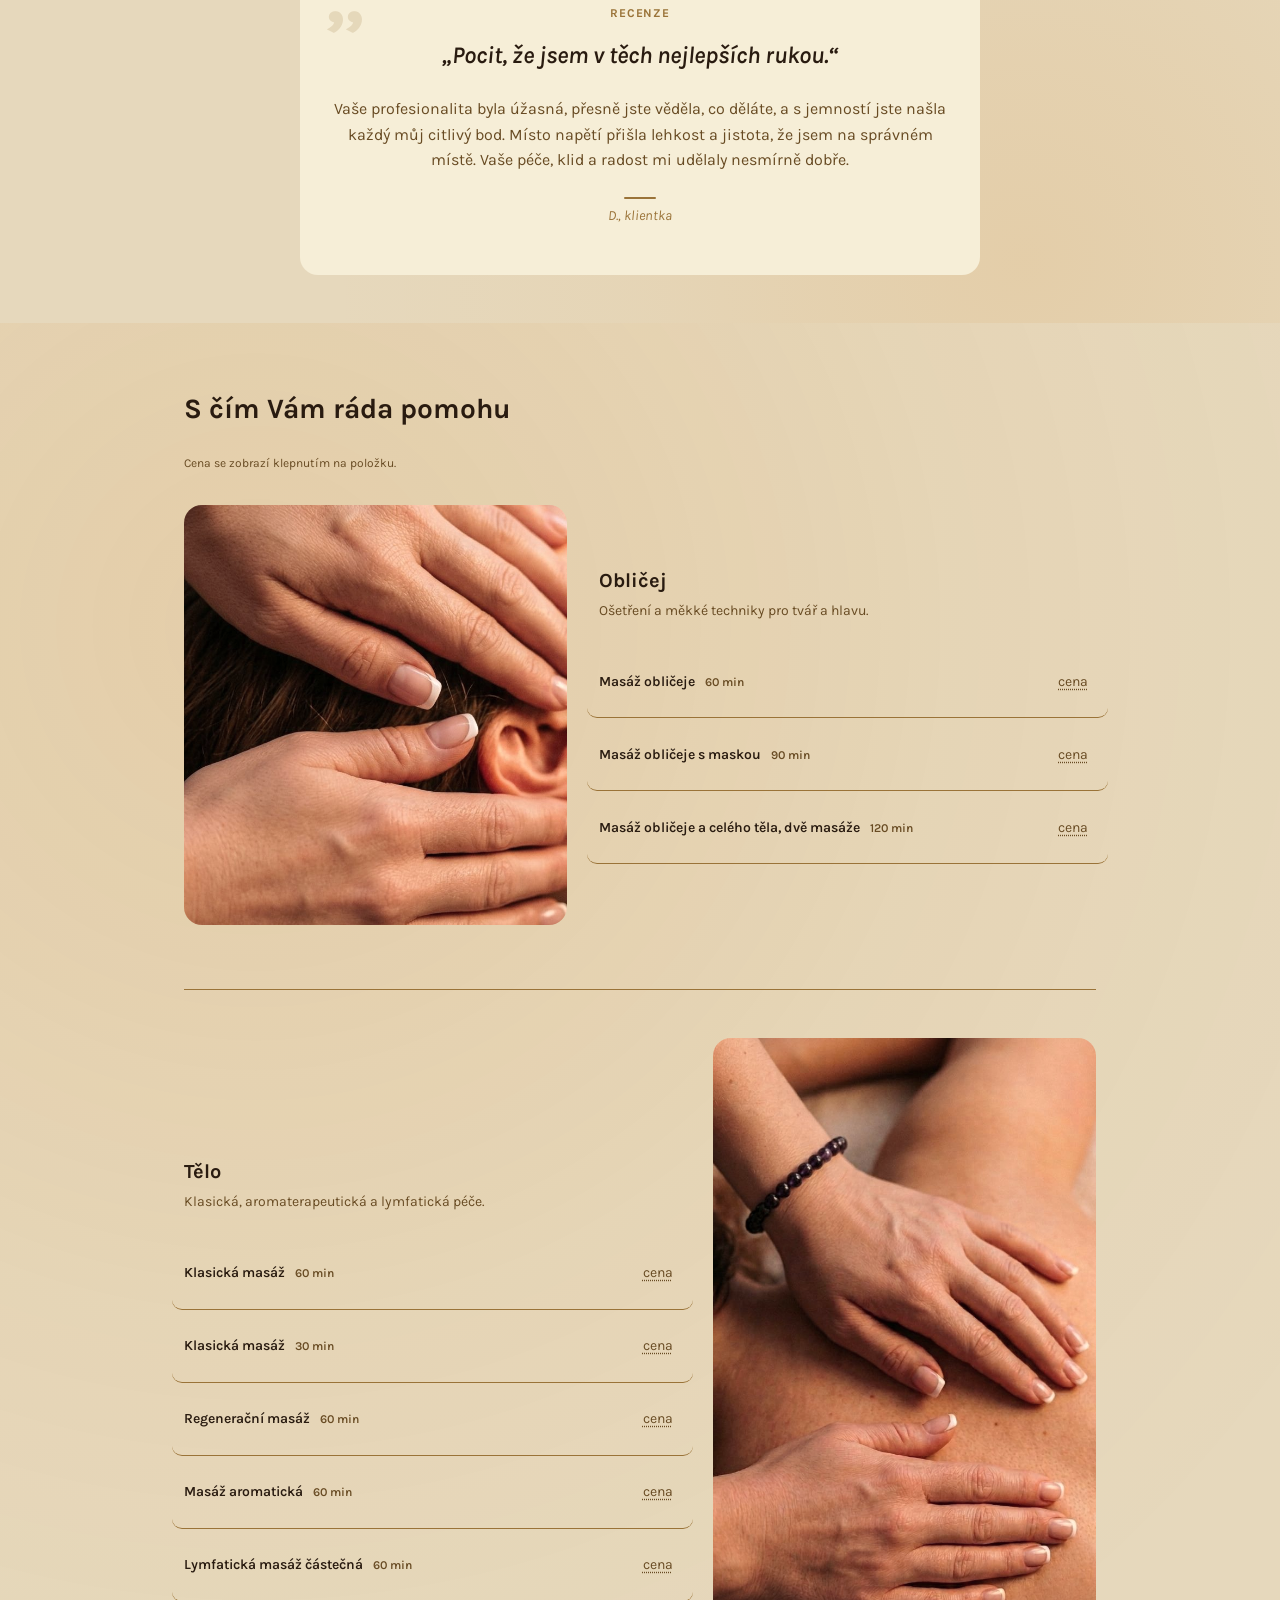
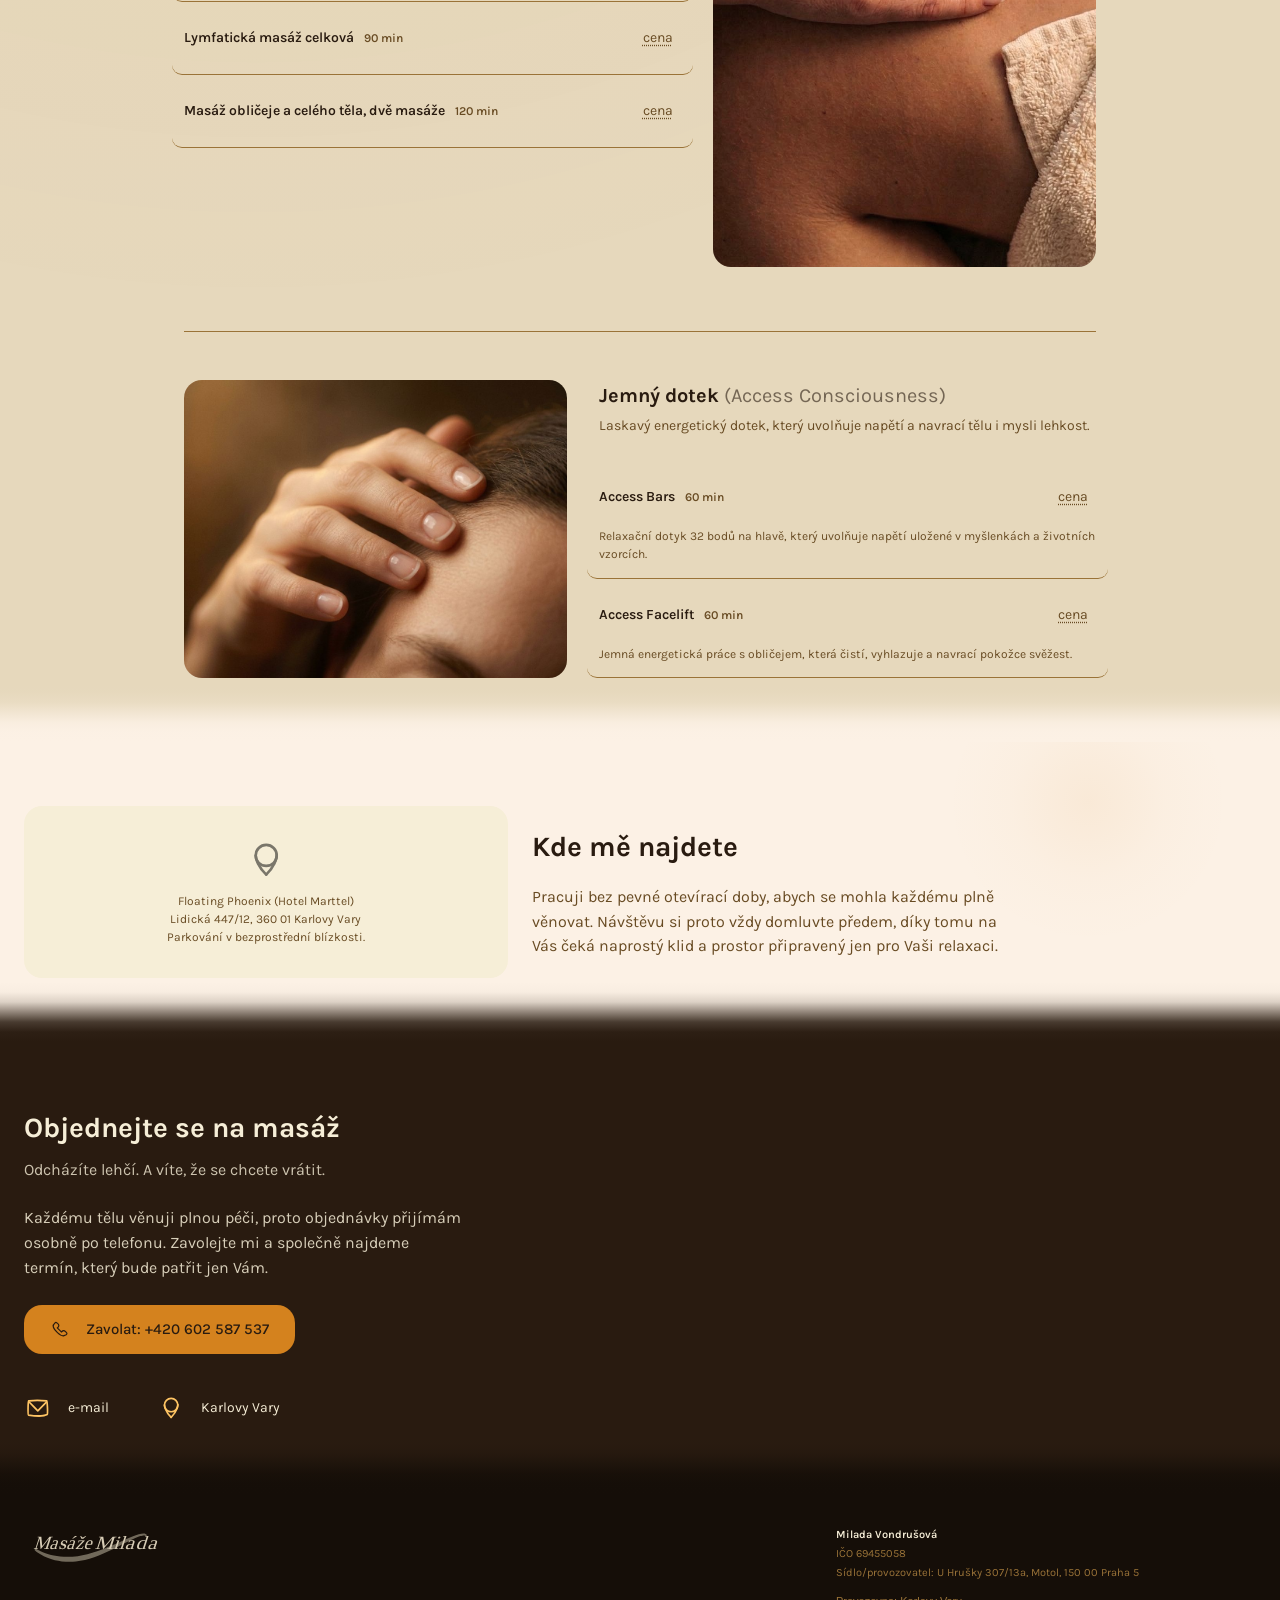
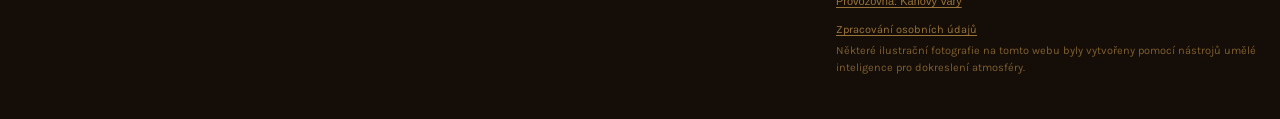
<file: wireframe.html>
<!DOCTYPE html>
<html lang="cs">
<head>
<meta charset="UTF-8">
<meta name="viewport" content="width=device-width, initial-scale=1.0">
<link rel="icon" type="image/svg+xml" href="favicon.svg">
<!-- TODO: nahradit https://REPLACE-DOMENA.cz/ reálnou doménou, až bude vybraná -->
<link rel="canonical" href="https://REPLACE-DOMENA.cz/">
<title>Masáže Milada — Karlovy Vary</title>
<meta name="description" content="Klasické, aromaterapeutické a lymfatické masáže i Access Consciousness v Karlových Varech. Rezervace osobně po telefonu.">

<meta property="og:type" content="website">
<meta property="og:locale" content="cs_CZ">
<meta property="og:title" content="Masáže Milada — Karlovy Vary">
<meta property="og:description" content="Klasické, aromaterapeutické a lymfatické masáže i Access Consciousness v Karlových Varech. Rezervace osobně po telefonu.">
<meta property="og:image" content="https://REPLACE-DOMENA.cz/hero.jpg">
<meta property="og:url" content="https://REPLACE-DOMENA.cz/">
<meta name="twitter:card" content="summary_large_image">

<script type="application/ld+json">
{
  "@context": "https://schema.org",
  "@type": "HealthAndBeautyBusiness",
  "name": "Masáže Milada",
  "image": "https://REPLACE-DOMENA.cz/hero.jpg",
  "url": "https://REPLACE-DOMENA.cz/",
  "telephone": "+420602587537",
  "priceRange": "900-1900 Kč",
  "address": {
    "@type": "PostalAddress",
    "streetAddress": "Lidická 447/12",
    "addressLocality": "Karlovy Vary",
    "postalCode": "360 01",
    "addressCountry": "CZ"
  },
  "description": "Klasické, aromaterapeutické a lymfatické masáže i Access Consciousness v Karlových Varech."
}
</script>
<style>
/*
  F2+F3: tokeny, typografie, komponenty a schválený bookend motion
  natažené z design-system-2.html a miladascrollmotiondemo.html — zdroj pravdy,
  ne nové hodnoty vymyšlené na místě. Viz kontext.md sekce 12 (workflow pravidlo)
  a sekce 13 (F2 build log) pro přesný seznam převzatých komponent.

  Jedna zdokumentovaná lokální výjimka: foto ve Službách nemá radius
  (design systém jinak definuje radius 18px jednotně) — viz kontext.md.

  Jeden kompletní dokument — CSS je uvnitř organizované po jasně
  pojmenovaných komponentách (viz nadpisy sekcí níž), ne ve zvláštním souboru.
*/
@import url('https://fonts.googleapis.com/css2?family=Fraunces:opsz,wght,SOFT@6..144,100..900,0..100&family=Karla:wght@400;500;600;700&display=swap');

:root{
  --dark:#291B10;
  --dark-surface:#684B23;
  --decor:#9A7338;
  --cta:#D4821E;
  --spot:#FFC564;
  --light-surface:#F6EED7;
  --light-bg:#FCF1E5;
  --elevated:#E6D8BC;
  --radius:18px;
  --fs-caption:12px; --fs-small:14px; --fs-body:16px; --fs-h3:20px; --fs-h2:28px; --fs-h1:40px;
  --sp-1:8px; --sp-2:16px; --sp-3:24px; --sp-4:32px; --sp-6:48px; --sp-8:64px; --sp-12:96px;
  --nav-h:84px;
}

*{ box-sizing:border-box; }
html{ scroll-behavior:smooth; }
body{
  margin:0;
  font-family:'Karla', sans-serif;
  font-size:var(--fs-body);
  color:var(--dark);
  background:var(--light-bg);
  line-height:1.55;
  overflow-x:hidden;
}
img{ display:block; max-width:100%; }
.container{ max-width:1280px; margin:0 auto; padding:0 var(--sp-3); }
#o-milade, #sluzby, #kde, #rezervace{ scroll-margin-top:var(--nav-h); }

/* ---------- NAV ---------- */
nav.wire{ position:fixed; top:0; left:0; right:0; z-index:100; background:rgba(41,27,16,0); transition:background 700ms ease; }
nav.wire.scrolled{ background:rgba(41,27,16,0.92); }
nav.wire .bar{ display:flex; align-items:center; justify-content:space-between; padding:var(--sp-2) var(--sp-3); max-width:1280px; margin:0 auto; }
nav.wire .wordmark{ display:flex; align-items:center; }
nav.wire .wordmark img{ height:52px; width:auto; display:block; }
nav.wire .links{ display:none; gap:var(--sp-3); font-size:15px; font-weight:600; color:var(--light-surface); list-style:none; margin:0; padding:0; }
nav.wire .links a{ position:relative; color:inherit; text-decoration:none; padding-bottom:4px; transition:color 200ms ease; }
nav.wire .links a:hover{ color:var(--spot); }
nav.wire .links a.active{ color:var(--spot); }
nav.wire .links a.active::after{ content:""; position:absolute; left:0; right:0; bottom:0; height:2px; background:var(--cta); border-radius:2px; }
nav.wire .nav-cta{ display:none; }
nav.wire .nav-cta .cta-btn{ padding:9px 18px; font-size:var(--fs-small); }
nav.wire .hamburger{
  width:44px; height:44px; border-radius:12px; background:var(--dark);
  display:flex; align-items:center; justify-content:center; color:var(--light-surface);
  border:none; cursor:pointer;
}
nav.wire .hamburger svg{ width:22px; height:22px; }
/* Popover ukotvený k hamburger tlačítku — vystupuje z rohu, ne přes celou šířku. */
nav.wire .mobile-panel{
  position:absolute; top:calc(100% + 10px); right:var(--sp-3);
  width:190px; max-width:calc(100vw - 2 * var(--sp-3));
  background:var(--dark); border-radius:var(--radius);
  box-shadow:0 16px 40px rgba(0,0,0,.35);
  transform-origin:top right;
  transform:scale(.85) translateY(-6px); opacity:0; pointer-events:none;
  transition:transform 300ms cubic-bezier(.22,1,.36,1), opacity 250ms ease-out;
}
nav.wire .mobile-panel.open{ transform:scale(1) translateY(0); opacity:1; pointer-events:auto; }
nav.wire .panel-close{
  position:absolute; top:10px; right:10px; width:28px; height:28px;
  border:none; background:transparent; color:var(--light-surface);
  cursor:pointer; display:flex; align-items:center; justify-content:center; padding:0;
}
nav.wire .panel-close svg{ width:16px; height:16px; }
nav.wire .mobile-panel .panel-inner{ padding:var(--sp-3) var(--sp-3) var(--sp-2); padding-top:calc(var(--sp-3) + 18px); display:flex; flex-direction:column; gap:10px; text-align:center; }
nav.wire .mobile-panel a{ color:var(--light-surface); text-decoration:none; padding:10px; font-size:var(--fs-small); border-radius:10px; display:block; }
nav.wire .mobile-panel a:hover{ background:rgba(255,255,255,.08); }
nav.wire .mobile-panel a.cta-link{ background:var(--cta); color:var(--dark); font-weight:600; margin-top:4px; }
nav.wire .mobile-panel a.cta-link:hover{ background:var(--cta); opacity:.88; }
@media (min-width:640px){
  nav.wire .links{ display:flex; }
  nav.wire .nav-cta{ display:block; }
  nav.wire .hamburger{ display:none; }
}

/* ---------- CTA (design-system-2.html, natažené beze změny) ---------- */
.cta-wrap{ position:relative; display:inline-block; }
.cta-halo{
  position:absolute; inset:-16px; border-radius:30px;
  background:radial-gradient(circle, rgba(255,197,100,0.85), rgba(255,197,100,0) 68%);
  filter:blur(9px); opacity:0; transition:opacity 700ms ease-out;
  pointer-events:none; z-index:0;
}
.cta-wrap:hover .cta-halo{ opacity:1; }
/* V nav nad Hero fotkou (nescrollováno) je halo vypnuté — moc hlučné na teplé, texturované fotce. Po scrollu (tmavé pozadí navu) se chová normálně. */
nav.wire:not(.scrolled) .nav-cta .cta-wrap:hover .cta-halo{ opacity:0; }
.cta-btn{
  position:relative; z-index:1;
  font-family:'Karla',sans-serif; font-weight:500; font-size:15px;
  background:var(--cta); color:var(--dark); border:none; border-radius:var(--radius);
  padding:13px 26px; cursor:pointer; display:inline-block; text-decoration:none;
  transform:scale(1) translateY(0); transition:transform 450ms ease-out;
}
.cta-btn:hover{ animation:breathe 950ms cubic-bezier(.37,0,.22,1) forwards; }
.cta-btn:focus-visible{ outline:3px solid var(--light-surface); outline-offset:2px; }
.cta-btn .btn-label{ position:relative; z-index:1; }
@keyframes breathe{
  0%{ transform:scale(1) translateY(0); }
  55%{ transform:scale(1.045) translateY(-3px); }
  100%{ transform:scale(1.02) translateY(-1.5px); }
}

/* ---------- KINETICKÁ TYPOGRAFIE ---------- */
.kinetic-line{ display:block; overflow:hidden; padding:0.05em 0; }
.kinetic-line .word{ display:inline-block; opacity:0; filter:blur(6px); transform:translateY(0.4em); will-change:opacity, filter, transform; }
/* Hero H1 (data-kinetic-load): odhalí se při načtení stránky, ne při scrollu — Hero nemá "cestu odspoda", je to první věc na stránce. */
.kinetic-line[data-kinetic-load] .word{ transition:opacity 700ms ease-out, filter 700ms ease-out, transform 700ms ease-out; }
.kinetic-line[data-kinetic-load] .word.revealed{ opacity:1; filter:blur(0); transform:translateY(0); }
/* Cokoliv .reveal-after čeká, až doreverbuje nadpis (Hero subheadline) — objeví se až po něm, ne zároveň. */
.reveal-after{ opacity:0; transform:translateY(8px); transition:opacity 600ms ease-out, transform 600ms ease-out; }
.reveal-after.revealed{ opacity:.9; transform:translateY(0); }

/* ---------- HERO (Příchod — bez paralaxu, statické) ---------- */
.hero{ position:relative; min-height:100vh; display:flex; align-items:center; overflow:hidden; background:var(--dark); }
.hero img{ position:absolute; inset:0; width:100%; height:100%; object-fit:cover; z-index:0; }
.hero::before{ content:""; position:absolute; inset:0; z-index:1; background:rgba(41,27,16,.45); }
.hero::after{
  content:""; position:absolute; left:0; right:0; bottom:0; height:170px; z-index:1; pointer-events:none;
  background:linear-gradient(to bottom,
    rgba(252,241,229,0) 0%,
    rgba(252,241,229,.02) 16.7%,
    rgba(252,241,229,.15) 33.3%,
    rgba(252,241,229,.5) 50%,
    rgba(252,241,229,.85) 66.7%,
    rgba(252,241,229,.98) 83.3%,
    rgba(252,241,229,1) 100%);
}
.hero .inner{ position:relative; z-index:2; padding:var(--sp-8) var(--sp-3); color:var(--light-surface); max-width:1280px; margin:0 auto; width:100%; }
.hero h1{
  font-family:'Fraunces', serif;
  font-variation-settings:'opsz' 64, 'wght' 680, 'SOFT' 15;
  font-size:clamp(38px,8vw,84px); line-height:1.08; margin:0 0 var(--sp-3); max-width:760px; color:var(--light-surface);
}
.hero .sub{ font-family:'Karla',sans-serif; font-size:var(--fs-h3); max-width:520px; margin:0; }
@media (min-width:1024px){
  .hero .inner{ padding:var(--sp-12) var(--sp-6); }
}

/* ---------- O MILADĚ (Dotek — statický glow, parallax odstraněn 24.8. kvůli rendering artefaktu na švu) ---------- */
.o-milade{ position:relative; background:var(--light-bg); overflow:hidden; }
.o-milade .layer{
  position:absolute; inset:-15% -10%; z-index:0;
  background:radial-gradient(circle at 30% 60%, rgba(154,115,56,0.18), transparent 60%);
}
.o-milade::after{
  content:""; position:absolute; left:0; right:0; bottom:0; height:60px; z-index:0; pointer-events:none;
  background:linear-gradient(to bottom,
    rgba(230,216,188,0) 0%,
    rgba(230,216,188,.02) 16.7%,
    rgba(230,216,188,.15) 33.3%,
    rgba(230,216,188,.5) 50%,
    rgba(230,216,188,.85) 66.7%,
    rgba(230,216,188,.98) 83.3%,
    rgba(230,216,188,1) 100%);
}
.o-milade .inner{ position:relative; z-index:1; display:flex; flex-direction:column; gap:var(--sp-4); padding-top:var(--sp-8); padding-bottom:var(--sp-8); }
.o-milade .photo{ width:100%; border-radius:var(--radius); overflow:hidden; }
.o-milade .photo img{ width:100%; height:340px; object-fit:cover; }
.o-milade h2{ font-family:'Karla',sans-serif; font-weight:700; font-size:var(--fs-h2); margin:0 0 var(--sp-2); color:var(--dark); }
.o-milade p.intro{ font-family:'Karla',sans-serif; font-size:var(--fs-body); color:var(--dark-surface); margin:0; max-width:52ch; }
@media (min-width:640px){
  .o-milade .inner{ flex-direction:row; align-items:flex-start; }
  .o-milade .photo{ flex:0 0 42%; }
  .o-milade .photo img{ height:420px; }
  .o-milade .text{ flex:1; }
}
@media (min-width:1024px){
  .o-milade .photo{ flex:0 0 46%; }
  .o-milade .photo img{ height:480px; }
}

/* ---------- RECENZE (tichý pull-quote — sdílí --elevated se Službami, žádný nový fade seam) ---------- */
.recenze{
  padding:var(--sp-6) 0;
  background:radial-gradient(circle at 80% 85%,
    rgba(212,130,30,.12) 0%,
    rgba(212,130,30,.08) 20%,
    rgba(212,130,30,.04) 35%,
    rgba(212,130,30,.015) 50%,
    rgba(212,130,30,0) 65%), var(--elevated);
}
.recenze .quote-panel{
  position:relative; max-width:680px; margin:0 auto; overflow:hidden;
  background:var(--light-surface); border-radius:var(--radius);
  padding:var(--sp-6) var(--sp-4); text-align:center;
}
.recenze .quote-glyph{
  position:absolute; top:0; left:var(--sp-3); z-index:0; pointer-events:none;
  font-family:'Karla',sans-serif; font-weight:700; font-size:80px; line-height:1;
  color:var(--decor); opacity:.18;
}
.recenze .quote-eyebrow{
  position:relative; z-index:1;
  font-family:'Karla',sans-serif; font-size:12px; font-weight:700; letter-spacing:.08em; text-transform:uppercase;
  color:var(--decor); margin:0 0 var(--sp-2);
}
.recenze .quote-highlight{ position:relative; z-index:1; font-family:'Karla',sans-serif; font-style:italic; font-weight:600; font-size:24px; line-height:1.4; color:var(--dark); margin:0 0 var(--sp-3); }
.recenze .quote-body{ position:relative; z-index:1; font-size:var(--fs-body); color:var(--dark-surface); line-height:1.6; margin:0; }
.recenze .quote-signature{ position:relative; z-index:1; display:flex; flex-direction:column; align-items:center; gap:6px; margin-top:var(--sp-3); }
.recenze .signature-rule{ width:32px; height:2px; border-radius:2px; background:var(--decor); }
.recenze .signature-name{ font-family:'Karla',sans-serif; font-style:italic; font-size:var(--fs-small); color:var(--decor); }

/* ---------- SLUŽBY (Proměna — scannable, bez motion, bez rámečku fotek) ---------- */
.sluzby{
  position:relative; padding:var(--sp-8) 0; overflow:hidden;
  background:radial-gradient(circle at 20% 15%,
    rgba(212,130,30,.12) 0%,
    rgba(212,130,30,.08) 20%,
    rgba(212,130,30,.04) 35%,
    rgba(212,130,30,.015) 50%,
    rgba(212,130,30,0) 65%), var(--elevated);
}
.sluzby::after{
  content:""; position:absolute; left:0; right:0; bottom:0; height:60px; z-index:0; pointer-events:none;
  background:linear-gradient(to bottom,
    rgba(252,241,229,0) 0%,
    rgba(252,241,229,.02) 16.7%,
    rgba(252,241,229,.15) 33.3%,
    rgba(252,241,229,.5) 50%,
    rgba(252,241,229,.85) 66.7%,
    rgba(252,241,229,.98) 83.3%,
    rgba(252,241,229,1) 100%);
}
.sluzby .container{ position:relative; z-index:1; }
.sluzby-heading{ font-family:'Karla',sans-serif; font-weight:700; font-size:var(--fs-h2); margin:0 0 var(--sp-3); color:var(--dark); }
.sluzby-note{ font-size:var(--fs-caption); color:var(--dark-surface); margin:0 0 var(--sp-4); }
.sub-block{ margin-bottom:var(--sp-8); padding-top:var(--sp-6); }
.sub-block:first-of-type{ padding-top:0; }
.sub-block:last-child{ margin-bottom:0; }
.sub-block + .sub-block{ border-top:1px solid var(--decor); }
.service-list{ display:flex; flex-direction:column; max-width:640px; }
.price-row{ display:flex; flex-wrap:wrap; justify-content:space-between; align-items:center; cursor:pointer; padding:14px 12px; margin:0 -12px; border-radius:10px; border-bottom:1px solid var(--decor); gap:var(--sp-1) 0; transition:background-color 320ms ease-out; }
.price-row:hover, .price-row:active{ background-color:rgba(246,238,215,0.45); }
.price-row .svc-name{ font-weight:600; font-size:var(--fs-small); color:var(--dark); }
.price-row .svc-time{ font-size:var(--fs-caption); color:var(--dark-surface); margin-left:10px; }
.price-row .svc-desc{ flex:0 0 100%; font-size:var(--fs-caption); color:var(--dark-surface); margin:0; }
.price-reveal{
  position:relative; cursor:pointer; font-size:var(--fs-small);
  min-height:44px; min-width:64px; display:flex; align-items:center; justify-content:flex-end; padding:0 8px;
}
.price-reveal .pr-label, .price-reveal .pr-value{ transition:opacity 250ms ease-out, transform 250ms ease-out; }
.price-reveal .pr-label{ color:var(--dark-surface); text-decoration:underline; text-decoration-style:dotted; text-underline-offset:3px; }
.price-reveal .pr-value{ position:absolute; right:8px; color:var(--dark); font-weight:700; opacity:0; transform:translateY(6px); pointer-events:none; }
.price-reveal.revealed .pr-label{ opacity:0; transform:translateY(-6px); position:absolute; right:8px; pointer-events:none; }
.price-reveal.revealed .pr-value{ opacity:1; transform:translateY(0); position:static; pointer-events:auto; }
@media (min-width:1024px){
  .sluzby .container{ max-width:960px; }
}

/* Všechny tři bloky sdílí stejný foto+obsah vzor (24. 8. 2026, rozhodnuto po diskuzi s Sebastianem
   o "cik cak" referenci — kaskáduje se jen foto/hlavička skrz střídání stran, ceník zůstává vždy
   jeden čitelný sloupec pod hlavičkou, nikdy vedle sousedního bloku). */
.sub-block--split .photo{ width:100%; height:220px; overflow:hidden; border-radius:var(--radius); margin-bottom:var(--sp-2); }
.sub-block--split .photo img{ width:100%; height:100%; object-fit:cover; }
.sub-block--split img[src="sluzby-oblicej.jpg"], .sub-block--split img[src="sluzby-telo.jpg"]{ filter:saturate(0.82) hue-rotate(-6deg) brightness(1.02); }
.split-content h3{ font-family:'Karla',sans-serif; font-weight:700; font-size:var(--fs-h3); margin:0 0 4px; color:var(--dark); }
.split-content > p{ font-size:var(--fs-small); color:var(--dark-surface); margin:0 0 var(--sp-3); }
@media (min-width:640px){
  .sub-block--split{ display:flex; flex-direction:row; align-items:stretch; gap:var(--sp-4); }
  .sub-block--split .photo{ flex:0 0 42%; height:auto; margin-bottom:0; }
  .sub-block--photo-capped .photo{ max-height:420px; }
  .sub-block--split .split-content{ flex:1; display:flex; flex-direction:column; justify-content:center; }
  .sub-block--split .split-content .service-list{ max-width:none; }
  .sub-block--split-reverse{ flex-direction:row-reverse; }
}

/* ---------- KDE MĚ NAJDEŠ ---------- */
.kde{
  position:relative; overflow:hidden;
  background:radial-gradient(circle 220px at 85% 20%,
    rgba(212,130,30,.07) 0%,
    rgba(212,130,30,.045) 20%,
    rgba(212,130,30,.02) 35%,
    rgba(212,130,30,.008) 50%,
    rgba(212,130,30,0) 65%), var(--light-bg);
}
.kde::after{
  content:""; position:absolute; left:0; right:0; bottom:0; height:60px; z-index:0; pointer-events:none;
  background:linear-gradient(to bottom,
    rgba(41,27,16,0) 0%,
    rgba(41,27,16,.02) 16.7%,
    rgba(41,27,16,.15) 33.3%,
    rgba(41,27,16,.5) 50%,
    rgba(41,27,16,.85) 66.7%,
    rgba(41,27,16,.98) 83.3%,
    rgba(41,27,16,1) 100%);
}
.kde .inner{ position:relative; z-index:1; display:flex; flex-direction:column; gap:var(--sp-3); padding-top:var(--sp-8); padding-bottom:var(--sp-8); }
.kde .graphic{ width:100%; background:var(--light-surface); border-radius:var(--radius); display:flex; flex-direction:column; align-items:center; justify-content:center; gap:10px; padding:var(--sp-4) var(--sp-3); text-align:center; }
.kde .graphic img{ width:44px; opacity:.5; }
.kde .graphic-address{ font-size:var(--fs-caption); color:var(--dark-surface); margin:0; line-height:1.5; }
.kde h2{ font-family:'Karla',sans-serif; font-weight:700; font-size:var(--fs-h2); margin:0 0 var(--sp-2); color:var(--dark); }
.kde .text p{ font-size:var(--fs-body); color:var(--dark-surface); max-width:48ch; margin:0; }
@media (min-width:640px){
  .kde .inner{ flex-direction:row; align-items:stretch; }
  .kde .graphic{ flex:1 1 40%; }
  .kde .text{ flex:1 1 60%; display:flex; flex-direction:column; justify-content:center; }
}

/* ---------- REZERVACE (Odchod — jedna tichá paralax vrstva 0.85×) ---------- */
.rezervace{ position:relative; padding:var(--sp-8) 0; background:var(--dark); color:var(--light-surface); overflow:hidden; }
.rezervace .layer{
  position:absolute; inset:-10% -10%; z-index:0;
  background:radial-gradient(circle at 50% 50%, rgba(255,197,100,0.08), transparent 60%);
}
.rezervace::after{
  content:""; position:absolute; left:0; right:0; bottom:0; height:60px; z-index:0; pointer-events:none;
  background:linear-gradient(to bottom,
    rgba(21,14,8,0) 0%,
    rgba(21,14,8,.02) 16.7%,
    rgba(21,14,8,.15) 33.3%,
    rgba(21,14,8,.5) 50%,
    rgba(21,14,8,.85) 66.7%,
    rgba(21,14,8,.98) 83.3%,
    rgba(21,14,8,1) 100%);
}
.rezervace .container{ position:relative; z-index:1; }
.rezervace h2{ font-family:'Karla',sans-serif; font-weight:700; font-size:var(--fs-h2); margin:0 0 var(--sp-1); }
.rezervace .lede{ font-size:var(--fs-body); opacity:.8; margin:0 0 var(--sp-3); max-width:44ch; }
.rezervace .booking-note{ font-size:var(--fs-body); opacity:.85; margin:0 0 var(--sp-3); max-width:44ch; }
.rezervace .call-btn{ margin-bottom:var(--sp-4); display:inline-flex; align-items:center; gap:var(--sp-2); }
.rezervace .call-btn .icon{ width:20px; height:20px; flex:0 0 auto; }
.contact-icons{ display:flex; flex-direction:column; gap:var(--sp-3); }
.contact-icons .item{ display:flex; align-items:center; gap:var(--sp-2); min-height:44px; font-size:var(--fs-small); color:var(--light-surface); }
.contact-icons .icon{ width:28px; height:28px; color:var(--spot); flex:0 0 auto; }
@media (min-width:640px){
  .contact-icons{ flex-direction:row; gap:var(--sp-6); }
}

/* ---------- FOOTER ---------- */
/* Revidováno (Sebastian, 24. 8. 2026): footer byl jeden centrovaný blok bez vizuální váhy.
   Nově dva sloupce — logo jako identity anchor vlevo, legal obsah (stále "poznámka pod čarou",
   ne navigace) vpravo. Na mobilu se sloupce skládají pod sebe. */
footer.wire{ background:#150e08; color:var(--decor); padding:var(--sp-4) 0; font-size:11px; }
footer.wire .inner{ display:flex; flex-direction:column; gap:var(--sp-4); }
footer.wire .brand{ display:flex; align-items:flex-start; }
footer.wire .footer-logo{ height:42px; width:auto; opacity:.85; }
footer.wire .legal-block{ max-width:60ch; }
footer.wire .legal{ display:flex; flex-direction:column; gap:2px; }
footer.wire .legal b{ color:var(--light-surface); font-size:11px; font-weight:600; }
footer.wire .provozovna-btn{
  align-self:flex-start; border:none; color:var(--decor); background:transparent;
  padding:4px 0; font-size:11px; cursor:pointer; text-decoration:underline; text-underline-offset:2px;
  min-height:32px; margin-top:2px;
}
footer.wire .links{ display:flex; gap:var(--sp-2); flex-wrap:wrap; margin-top:6px; }
footer.wire .links a{ color:var(--decor); text-decoration:none; }
footer.wire .legal-link{ color:var(--decor); text-decoration:underline; text-underline-offset:2px; background:none; border:none; padding:0; font-size:11px; font-family:'Karla',sans-serif; cursor:pointer; }

/* ---------- GDPR modal ---------- */
.gdpr-modal{ position:fixed; inset:0; z-index:200; display:flex; align-items:center; justify-content:center; padding:var(--sp-3); opacity:0; pointer-events:none; transition:opacity 250ms ease; }
.gdpr-modal.open{ opacity:1; pointer-events:auto; }
.gdpr-modal__backdrop{ position:absolute; inset:0; background:rgba(21,14,8,.6); }
.gdpr-modal__panel{
  position:relative; z-index:1; background:var(--light-bg); border-radius:var(--radius);
  max-width:640px; width:100%; max-height:80vh; overflow-y:auto;
  padding:var(--sp-6) var(--sp-4); font-family:'Karla',sans-serif; color:var(--dark-surface);
  transform:translateY(12px); transition:transform 250ms ease;
}
.gdpr-modal.open .gdpr-modal__panel{ transform:translateY(0); }
.gdpr-modal__panel h2{ font-size:var(--fs-h2); color:var(--dark); margin:0 0 var(--sp-3); padding-right:var(--sp-4); }
.gdpr-modal__panel h3{ font-size:var(--fs-h3); color:var(--dark); margin:var(--sp-3) 0 var(--sp-1); }
.gdpr-modal__panel p{ margin:0 0 var(--sp-1); line-height:1.6; }
.gdpr-modal__panel ul{ margin:0 0 var(--sp-1); padding-left:1.2em; }
.gdpr-modal__panel li{ margin-bottom:6px; line-height:1.6; }
.gdpr-modal__close{
  position:absolute; top:var(--sp-2); right:var(--sp-2); width:32px; height:32px; border-radius:10px;
  border:none; background:var(--elevated); color:var(--dark); cursor:pointer;
  display:flex; align-items:center; justify-content:center; padding:0;
}
.gdpr-modal__close svg{ width:14px; height:14px; }
footer.wire .ai-note{ font-size:11px; opacity:.8; margin-top:6px; }
@media (min-width:640px){
  footer.wire .inner{ flex-direction:row; justify-content:space-between; align-items:flex-start; gap:var(--sp-6); }
}

/* ---------- prefers-reduced-motion ---------- */
@media (prefers-reduced-motion: reduce){
  html{ scroll-behavior:auto; }
  .kinetic-line .word{ opacity:1 !important; filter:none !important; transform:none !important; }
  .reveal-after{ opacity:.9 !important; transform:none !important; }
  .o-milade .layer, .rezervace .layer{ transform:none !important; }
  .cta-btn:hover{ animation:none; }
  .cta-wrap:hover .cta-halo{ transition:none; }
}
</style>
</head>
<body>

<nav class="wire" id="mainNav">
  <div class="bar">
    <a href="#" class="wordmark" aria-label="Masáže Milada – domů"><img src="logo.svg" alt="Masáže Milada"></a>
    <ul class="links">
      <li><a href="#o-milade">O mně</a></li>
      <li><a href="#sluzby">Služby</a></li>
      <li><a href="#kde">Kde mě najdete</a></li>
    </ul>
    <span class="nav-cta cta-wrap"><span class="cta-halo"></span><a href="#rezervace" class="cta-btn"><span class="btn-label">Objednat se</span></a></span>
    <button class="hamburger" id="hamburgerBtn" aria-label="Menu" aria-expanded="false">
      <svg class="icon-menu" xmlns="http://www.w3.org/2000/svg" viewBox="0 0 200 200" fill="none">
        <g stroke="currentColor" stroke-width="12" stroke-linecap="round" stroke-linejoin="round" fill="none">
          <path d="M 27.29802153817927,68.6201838880008 C 35.42727874052311,67.40724279473747 32.998860490700636,61.85658368633561 48.0859037996492,61.339138518493925 C 63.17294710859774,60.821693350652254 76.967178187014,79.87582596824514 95.02650467298857,75.4133414304092 C 113.08583115896313,70.95085689257327 117.68914583519633,58.7281591410831 139.2056917075837,60.83690104942198 C 160.72223757997108,62.94564295776087 152.68610493579587,69.71781503933603 172.14169018850623,70.12083138875096"/>
          <path d="M 27.397185665911977,105.81484396279221 C 35.52644286825581,104.60190286952889 33.09802461843334,99.05124376112703 48.18506792738191,98.53379859328534 C 63.272111236330446,98.01635342544367 77.0663423147467,117.07048604303655 95.12566880072127,112.60800150520062 C 113.18499528669584,108.14551696736469 117.78830996292903,95.92281921587451 139.3048558353164,98.0315611242134 C 160.82140170770379,100.14030303255228 152.78526906352857,106.91247511412745 172.24085431623894,107.31549146354237"/>
          <path d="M 27.189036533206135,139.59571576967699 C 35.31829373554997,138.38277467641365 32.8898754857275,132.8321155680118 47.97691879467607,132.31467040017012 C 63.063962103624604,131.79722523232846 76.85819318204086,150.85135784992133 94.91751966801543,146.3888733120854 C 98.03227256464233,145.61922637646063 100.74481866472497,144.61960284292735 103.21459080721617,143.50235410541785 C 115.06740645359848,138.13813839543906 121.28955157060331,130.06736803791637 139.09670670261056,131.81243293109816 C 160.61325257499794,133.92117483943707 152.57711993082273,140.69334692101222 172.0327051835331,141.09636327042716"/>
        </g>
      </svg>
    </button>
  </div>
  <div class="mobile-panel" id="mobilePanel">
    <button class="panel-close" id="panelCloseBtn" aria-label="Zavřít menu">
      <svg xmlns="http://www.w3.org/2000/svg" viewBox="0 0 200 200" fill="none">
        <g stroke="currentColor" stroke-width="12" stroke-linecap="round" fill="none">
          <path d="M55,55 L145,145"/>
          <path d="M145,55 L55,145"/>
        </g>
      </svg>
    </button>
    <div class="panel-inner">
      <a href="#o-milade">O mně</a>
      <a href="#sluzby">Služby</a>
      <a href="#kde">Kde mě najdete</a>
      <a href="#rezervace" class="cta-link">Objednat se</a>
    </div>
  </div>
</nav>

<!-- ================= HERO (Příchod — bez paralaxu) ================= -->
<header id="hero" class="hero">
  <img src="hero.jpg" alt="Jemně splývající textilie v teplém, tlumeném světle">
  <div class="inner">
    <h1>
      <span class="kinetic-line" data-kinetic-load><span class="word">Tady</span> <span class="word">si</span> <span class="word">můžete</span><br><span class="word">konečně</span> <span class="word">odpočinout.</span></span>
    </h1>
    <p class="sub reveal-after">Klasická i terapeutická péče v Karlových Varech. Zastavte se, nadechněte se a odejděte o poznání lehčí.</p>
  </div>
</header>

<!-- ================= O MILADĚ (Dotek) ================= -->
<section id="o-milade" class="o-milade">
  <div class="layer"></div>
  <div class="container inner">
    <div class="photo"><img src="o-milade.jpg" alt="Milada Vondrušová, masérka"></div>
    <div class="text">
      <h2>Něco málo o mně</h2>
      <p class="intro">Jsem Milada a věřím v léčivou sílu doteku. Ke každé masáži přistupuji s pochopením pro to, co Vaše tělo i mysl zrovna potřebují. Tady máte prostor jen pro sebe – uzemnit se, vypnout a nic neřešit. Uvolní se napětí ve svalech i v myšlenkách. Odcházet budete odpočatí, lehčí a s pocitem, že se můžete znovu zhluboka nadechnout.</p>
    </div>
  </div>
</section>

<!-- ================= RECENZE (tichý pull-quote mezi Dotek a Proměna) ================= -->
<section class="recenze">
  <div class="container">
    <div class="quote-panel">
      <span class="quote-glyph" aria-hidden="true">„</span>
      <p class="quote-eyebrow">Recenze</p>
      <p class="quote-highlight">„Pocit, že jsem v těch nejlepších rukou.“</p>
      <p class="quote-body">Vaše profesionalita byla úžasná, přesně jste věděla, co děláte, a s jemností jste našla každý můj citlivý bod. Místo napětí přišla lehkost a jistota, že jsem na správném místě. Vaše péče, klid a radost mi udělaly nesmírně dobře.</p>
      <div class="quote-signature">
        <span class="signature-rule"></span>
        <span class="signature-name">D., klientka</span>
      </div>
    </div>
  </div>
</section>

<!-- ================= SLUŽBY (Proměna, + Ceník) ================= -->
<section id="sluzby" class="sluzby">
  <div class="container">
    <h2 class="sluzby-heading">S čím Vám ráda pomohu</h2>
    <p class="sluzby-note">Cena se zobrazí klepnutím na položku.</p>
    <div class="sub-block sub-block--split sub-block--photo-capped">
      <div class="photo"><img src="sluzby-oblicej.jpg" alt="Masáž obličeje"></div>
      <div class="split-content">
        <h3>Obličej</h3>
        <p>Ošetření a měkké techniky pro tvář a hlavu.</p>
        <div class="service-list">
          <div class="price-row"><span class="svc-name">Masáž obličeje<span class="svc-time">60 min</span></span><div class="price-reveal"><span class="pr-label">cena</span><span class="pr-value">1000 Kč</span></div></div>
          <div class="price-row"><span class="svc-name">Masáž obličeje s maskou<span class="svc-time">90 min</span></span><div class="price-reveal"><span class="pr-label">cena</span><span class="pr-value">1200 Kč</span></div></div>
          <div class="price-row"><span class="svc-name">Masáž obličeje a celého těla, dvě masáže<span class="svc-time">120 min</span></span><div class="price-reveal"><span class="pr-label">cena</span><span class="pr-value">1900 Kč</span></div></div>
        </div>
      </div>
    </div>

    <div class="sub-block sub-block--split sub-block--split-reverse">
      <div class="photo"><img src="sluzby-telo.jpg" alt="Masáž těla"></div>
      <div class="split-content">
        <h3>Tělo</h3>
        <p>Klasická, aromaterapeutická a lymfatická péče.</p>
        <div class="service-list">
          <div class="price-row"><span class="svc-name">Klasická masáž<span class="svc-time">60 min</span></span><div class="price-reveal"><span class="pr-label">cena</span><span class="pr-value">900 Kč</span></div></div>
          <div class="price-row"><span class="svc-name">Klasická masáž<span class="svc-time">30 min</span></span><div class="price-reveal"><span class="pr-label">cena</span><span class="pr-value">450 Kč</span></div></div>
          <div class="price-row"><span class="svc-name">Regenerační masáž<span class="svc-time">60 min</span></span><div class="price-reveal"><span class="pr-label">cena</span><span class="pr-value">900 Kč</span></div></div>
          <div class="price-row"><span class="svc-name">Masáž aromatická<span class="svc-time">60 min</span></span><div class="price-reveal"><span class="pr-label">cena</span><span class="pr-value">1000 Kč</span></div></div>
          <div class="price-row"><span class="svc-name">Lymfatická masáž částečná<span class="svc-time">60 min</span></span><div class="price-reveal"><span class="pr-label">cena</span><span class="pr-value">900 Kč</span></div></div>
          <div class="price-row"><span class="svc-name">Lymfatická masáž celková<span class="svc-time">90 min</span></span><div class="price-reveal"><span class="pr-label">cena</span><span class="pr-value">1200 Kč</span></div></div>
          <div class="price-row"><span class="svc-name">Masáž obličeje a celého těla, dvě masáže<span class="svc-time">120 min</span></span><div class="price-reveal"><span class="pr-label">cena</span><span class="pr-value">1900 Kč</span></div></div>
        </div>
      </div>
    </div>

    <div class="sub-block sub-block--split">
      <div class="photo"><img src="sluzby-access.jpg" alt="Jemný energetický dotek"></div>
      <div class="split-content">
        <h3>Jemný dotek <span style="font-weight:400;opacity:.6;">(Access Consciousness)</span></h3>
        <p>Laskavý energetický dotek, který uvolňuje napětí a navrací tělu i mysli lehkost.</p>
        <div class="service-list">
          <div class="price-row"><span class="svc-name">Access Bars<span class="svc-time">60 min</span></span><div class="price-reveal"><span class="pr-label">cena</span><span class="pr-value">1200 Kč</span></div><p class="svc-desc">Relaxační dotyk 32 bodů na hlavě, který uvolňuje napětí uložené v myšlenkách a životních vzorcích.</p></div>
          <div class="price-row"><span class="svc-name">Access Facelift<span class="svc-time">60 min</span></span><div class="price-reveal"><span class="pr-label">cena</span><span class="pr-value">1200 Kč</span></div><p class="svc-desc">Jemná energetická práce s obličejem, která čistí, vyhlazuje a navrací pokožce svěžest.</p></div>
        </div>
      </div>
    </div>
  </div>
</section>

<!-- ================= KDE MĚ NAJDEŠ ================= -->
<section id="kde" class="kde">
  <div class="container inner">
    <div class="graphic">
      <img src="lokace-2.svg" alt="">
      <p class="graphic-address">Floating Phoenix (Hotel Marttel)<br>Lidická 447/12, 360 01 Karlovy Vary<br>Parkování v bezprostřední blízkosti.</p>
    </div>
    <div class="text">
      <h2>Kde mě najdete</h2>
      <p>Pracuji bez pevné otevírací doby, abych se mohla každému plně věnovat. Návštěvu si proto vždy domluvte předem, díky tomu na Vás čeká naprostý klid a prostor připravený jen pro Vaši relaxaci.</p>
    </div>
  </div>
</section>

<!-- ================= REZERVACE (Odchod) ================= -->
<section id="rezervace" class="rezervace">
  <div class="layer" data-speed="0.85"></div>
  <div class="container">
    <h2>Objednejte se na masáž</h2>
    <p class="lede">Odcházíte lehčí. A víte, že se chcete vrátit.</p>
    <p class="booking-note">Každému tělu věnuji plnou péči, proto objednávky přijímám osobně po telefonu. Zavolejte mi a společně najdeme termín, který bude patřit jen Vám.</p>
    <a href="tel:+420602587537" class="cta-btn call-btn"><svg class="icon" xmlns="http://www.w3.org/2000/svg" viewBox="0 0 200 200" fill="none"><g stroke="currentColor" stroke-width="12" stroke-linecap="round" stroke-linejoin="round" fill="none"><path d="M 52.151426075700044,37.120165893407 C 52.151426075700044,37.120165893407 27.58539640069131,56.3902822697937 32.91324178994603,79.675493837727 C 38.24108717920075,102.96070540566029 103.2842565914359,179.73902808280243 140.42074221033607,166.913916123583 C 177.55722782923624,154.08880416436355 173.18789668057173,142.70419005605933 160.79058439525204,131.80577056951898 C 152.57814302103338,124.5851953005665 145.64673838866617,113.88891362176167 135.04536718931655,115.8219893936324 C 129.6439640366163,116.80714523554342 119.93886589340303,121.07012521236567 115.52426842877202,130.741887370911 L 72.52126826061601,89.250442625199 C 72.52126826061601,89.250442625199 89.64325227493708,77.26792615927708 88.36447884888406,63.717245858607 C 86.85824218509941,47.76431729548004 59.86593797428742,28.87400722099639 52.151426075700044,37.120165893407"/></g></svg><span class="btn-label">Zavolat: +420 602 587 537</span></a>
    <div class="contact-icons">
      <div class="item">
        <svg class="icon" xmlns="http://www.w3.org/2000/svg" viewBox="0 0 200 200" fill="none"><g stroke="currentColor" stroke-width="12" stroke-linecap="round" stroke-linejoin="round" fill="none"><path d="M 34.541411270697,49.5275560170989 C 35.25647951756427,49.90523075793624 82.00885959507595,39.58025334745008 163.118351559135,49.5275560170989 C 165.1146777372976,50.80851218557672 171.93151130837933,138.45146599103168 165.374087353669,147.00574283616794 C 165.374087353669,147.00574283616794 130.94366405379932,166.5798289592061 32.28567547616299,150.36783251721198 C 26.763634251143767,147.6960919173423 28.430623003304394,46.29546713705531 34.541411270697,49.5275560170989"/><path d="M 38.69537934768,59.205372269338 C 50.04057268360717,71.07343400469921 98.61920397624401,121.059955196614 98.61920397624401,121.059955196614 L 159.69540984766502,58.05991702994402"/></g></svg>
        <span>e-mail</span>
      </div>
      <div class="item">
        <svg class="icon" xmlns="http://www.w3.org/2000/svg" viewBox="0 0 200 200" fill="none"><g stroke="currentColor" stroke-width="12" stroke-linecap="round" stroke-linejoin="round" fill="none"><path d="M 53.17506202501772,79.43295454979068 C 53.17506202501772,79.43295454979068 53.35365586431459,120.96094406377506 100.98758593126769,166.36877926768136"/><path d="M 148.8001098375177,76.36873426768136 C 148.8001098375177,76.36873426768136 149.51729769611143,119.20031818346263 100.98758593126769,166.36877926768136"/><circle cx="100.99" cy="79.18" r="47.81"/></g></svg>
        <span>Karlovy Vary</span>
      </div>
    </div>
  </div>
</section>

<footer class="wire" id="provozovatel">
  <div class="container inner">
    <div class="brand">
      <img src="logo.svg" alt="Masáže Milada" class="footer-logo">
    </div>
    <div class="legal-block">
      <div class="legal">
        <b>Milada Vondrušová</b>
        <span>IČO 69455058</span>
        <span>Sídlo/provozovatel: U Hrušky 307/13a, Motol, 150 00 Praha 5</span>
        <button class="provozovna-btn" onclick="document.getElementById('kde').scrollIntoView({behavior:'smooth'})">Provozovna: Karlovy Vary</button>
      </div>
      <div class="links">
        <button type="button" class="legal-link" id="gdprOpenBtn">Zpracování osobních údajů</button>
      </div>
      <p class="ai-note">Některé ilustrační fotografie na tomto webu byly vytvořeny pomocí nástrojů umělé inteligence pro dokreslení atmosféry.</p>
    </div>
  </div>
</footer>

<div class="gdpr-modal" id="gdprModal" aria-hidden="true">
  <div class="gdpr-modal__backdrop" id="gdprBackdrop"></div>
  <div class="gdpr-modal__panel" role="dialog" aria-modal="true" aria-labelledby="gdprTitle">
    <button type="button" class="gdpr-modal__close" id="gdprCloseBtn" aria-label="Zavřít">
      <svg xmlns="http://www.w3.org/2000/svg" viewBox="0 0 200 200" fill="none">
        <g stroke="currentColor" stroke-width="12" stroke-linecap="round" fill="none">
          <path d="M55,55 L145,145"/>
          <path d="M145,55 L55,145"/>
        </g>
      </svg>
    </button>
    <h2 id="gdprTitle">Zásady ochrany osobních údajů (GDPR)</h2>

    <h3>Kdo vaše údaje zpracovává?</h3>
    <p>Správcem vašich osobních údajů je Milada Vondrušová, IČO: 69455058. Vaše soukromí a pocit bezpečí jsou pro mě klíčové nejen při samotné masáži, ale i při ochraně vašich dat.</p>

    <h3>Jaké údaje zpracovávám a proč?</h3>
    <p>Jelikož objednávky probíhají osobně po telefonu, zpracovávám pouze ty informace, které mi sami dobrovolně sdělíte a které jsou naprosto nezbytné pro domluvení naší schůzky.</p>
    <ul>
      <li><b>Jméno a příjmení:</b> Abych věděla, pro koho termín rezervuji a jak vás mohu oslovovat.</li>
      <li><b>Telefonní číslo:</b> Pro vzájemnou komunikaci, potvrzení času nebo případné přesunutí masáže, pokud by to bylo nutné.</li>
      <li><b>Zdravotní omezení (volitelné):</b> Pokud mi sami během hovoru či osobní návštěvy sdělíte informace o svém zdravotním stavu (např. alergie, citlivá místa), využívám je výhradně pro zajištění maximálně bezpečné a vhodné péče.</li>
    </ul>

    <h3>Jak dlouho údaje uchovávám a s kým je sdílím?</h3>
    <p>Vaše kontaktní údaje si ponechávám pouze po dobu, kdy u mě využíváte masérské služby, a následně po dobu vyžadovanou platnými právními předpisy (například pro účely účetnictví). Vaše údaje jsou u mě v naprostém bezpečí a nikdy je nepředávám žádným třetím stranám pro marketingové či jiné účely.</p>

    <h3>Jaká jsou vaše zákonná práva?</h3>
    <p>V souvislosti s ochranou osobních údajů máte řadu práv. Kdykoliv se na mě můžete obrátit (například na telefonním čísle uvedeném na webu), pokud budete chtít uplatnit:</p>
    <ul>
      <li><b>Právo na přístup:</b> Můžete se mě zeptat, jaké údaje o vás aktuálně eviduji.</li>
      <li><b>Právo na opravu:</b> Pokud například změníte telefonní číslo, ráda si jej u sebe aktualizuji.</li>
      <li><b>Právo na výmaz:</b> Pokud si již nepřejete využívat mé služby, vaše kontaktní údaje na požádání trvale smažu.</li>
      <li><b>Právo podat stížnost:</b> Máte právo obrátit se na Úřad pro ochranu osobních údajů, pokud byste nabyli dojmu, že s vašimi daty nenakládám správně.</li>
    </ul>
  </div>
</div>

<script>
(function(){
  if('scrollRestoration' in history){ history.scrollRestoration = 'manual'; }
  if(!window.location.hash){ window.scrollTo(0, 0); }

  var reduceMotion = window.matchMedia('(prefers-reduced-motion: reduce)').matches;
  var nav = document.getElementById('mainNav');
  var hamburger = document.getElementById('hamburgerBtn');
  var panel = document.getElementById('mobilePanel');
  var panelClose = document.getElementById('panelCloseBtn');

  function onScrollNav(){
    if(window.scrollY > 40){ nav.classList.add('scrolled'); }
    else{ nav.classList.remove('scrolled'); }
  }
  window.addEventListener('scroll', onScrollNav, {passive:true});
  onScrollNav();

  function updateNavHeight(){
    document.documentElement.style.setProperty('--nav-h', nav.offsetHeight + 'px');
  }
  updateNavHeight();
  window.addEventListener('resize', updateNavHeight);

  var navLinks = Array.prototype.slice.call(document.querySelectorAll('nav.wire .links a'));
  var spySections = ['o-milade', 'sluzby', 'kde']
    .map(function(id){ return document.getElementById(id); })
    .filter(Boolean);
  if(navLinks.length && spySections.length && 'IntersectionObserver' in window){
    var intersectingIds = {};
    var spyObserver = new IntersectionObserver(function(entries){
      entries.forEach(function(entry){
        if(entry.isIntersecting){ intersectingIds[entry.target.id] = true; }
        else{ delete intersectingIds[entry.target.id]; }
      });
      navLinks.forEach(function(a){ a.classList.remove('active'); });
      var activeId = spySections.map(function(s){ return s.id; }).filter(function(id){ return intersectingIds[id]; })[0];
      if(!activeId) return;
      var link = navLinks.find(function(a){ return a.getAttribute('href') === '#' + activeId; });
      if(link) link.classList.add('active');
    }, { rootMargin: '-45% 0px -45% 0px', threshold: 0 });
    spySections.forEach(function(section){ spyObserver.observe(section); });
  }

  hamburger.addEventListener('click', function(){
    var isOpen = panel.classList.toggle('open');
    hamburger.setAttribute('aria-expanded', isOpen);
  });
  panelClose.addEventListener('click', function(){
    panel.classList.remove('open');
    hamburger.setAttribute('aria-expanded', 'false');
  });

  var gdprModal = document.getElementById('gdprModal');
  var gdprOpenBtn = document.getElementById('gdprOpenBtn');
  var gdprCloseBtn = document.getElementById('gdprCloseBtn');
  var gdprBackdrop = document.getElementById('gdprBackdrop');
  if(gdprModal && gdprOpenBtn){
    function openGdpr(){ gdprModal.classList.add('open'); gdprModal.setAttribute('aria-hidden', 'false'); }
    function closeGdpr(){ gdprModal.classList.remove('open'); gdprModal.setAttribute('aria-hidden', 'true'); }
    gdprOpenBtn.addEventListener('click', openGdpr);
    gdprCloseBtn.addEventListener('click', closeGdpr);
    gdprBackdrop.addEventListener('click', closeGdpr);
    document.addEventListener('keydown', function(e){
      if(e.key === 'Escape'){ closeGdpr(); }
    });
  }

  document.querySelectorAll('.price-row').forEach(function(row){
    var reveal = row.querySelector('.price-reveal');
    if(!reveal) return;
    row.addEventListener('click', function(){ reveal.classList.toggle('revealed'); });
  });

  var parallaxLayers = Array.prototype.slice.call(document.querySelectorAll('[data-speed]'));
  var kineticLines = Array.prototype.slice.call(document.querySelectorAll('[data-kinetic]'));
  var kineticLoadLines = Array.prototype.slice.call(document.querySelectorAll('[data-kinetic-load]'));

  function clamp(v, a, b){ return Math.max(a, Math.min(b, v)); }

  // Hero H1: odhalí se jednou při načtení stránky (time-based), ne při scrollu —
  // Hero nemá "cestu odspoda", ke které by se scroll-linked reveal dal navázat.
  // .reveal-after prvky (např. subheadline) počkají, až nadpis doreverbuje, a teprve pak se objeví.
  function revealKineticOnLoad(){
    kineticLoadLines.forEach(function(line){
      var words = line.querySelectorAll('.word');
      var n = words.length;
      words.forEach(function(word, i){
        if(reduceMotion){ word.classList.add('revealed'); return; }
        setTimeout(function(){ word.classList.add('revealed'); }, 250 + i * 110);
      });
      var lastWordDelay = 250 + (n - 1) * 110;
      var container = line.closest('.inner') || line.parentElement;
      var followers = container ? container.querySelectorAll('.reveal-after') : [];
      followers.forEach(function(el){
        if(reduceMotion){ el.classList.add('revealed'); return; }
        setTimeout(function(){ el.classList.add('revealed'); }, lastWordDelay + 500);
      });
    });
  }
  revealKineticOnLoad();

  function updateParallax(){
    if(reduceMotion) return;
    parallaxLayers.forEach(function(layer){
      var speed = parseFloat(layer.dataset.speed);
      var rect = layer.parentElement.getBoundingClientRect();
      var offset = rect.top * (1 - speed);
      layer.style.transform = 'translateY(' + offset.toFixed(1) + 'px)';
    });
  }

  function updateKinetic(){
    var vh = window.innerHeight;
    kineticLines.forEach(function(line){
      var rect = line.getBoundingClientRect();
      var progress = clamp((vh * 0.95 - rect.top) / (vh * 0.95 - vh * 0.55), 0, 1);
      var words = line.querySelectorAll('.word');
      var n = words.length;
      words.forEach(function(word, i){
        if(reduceMotion){ word.style.opacity = 1; return; }
        var start = i / (n + 1.5);
        var end = start + 0.5;
        var wProgress = clamp((progress - start) / (end - start), 0, 1);
        word.style.opacity = wProgress;
        word.style.filter = 'blur(' + (6 * (1 - wProgress)).toFixed(1) + 'px)';
        word.style.transform = 'translateY(' + (0.4 * (1 - wProgress)).toFixed(2) + 'em)';
      });
    });
  }

  var ticking = false;
  function onScrollMotion(){
    if(!ticking){
      window.requestAnimationFrame(function(){
        updateParallax();
        updateKinetic();
        ticking = false;
      });
      ticking = true;
    }
  }
  window.addEventListener('scroll', onScrollMotion, {passive:true});
  window.addEventListener('resize', onScrollMotion);
  onScrollMotion();
})();
</script>

</body>
</html>
</file>
